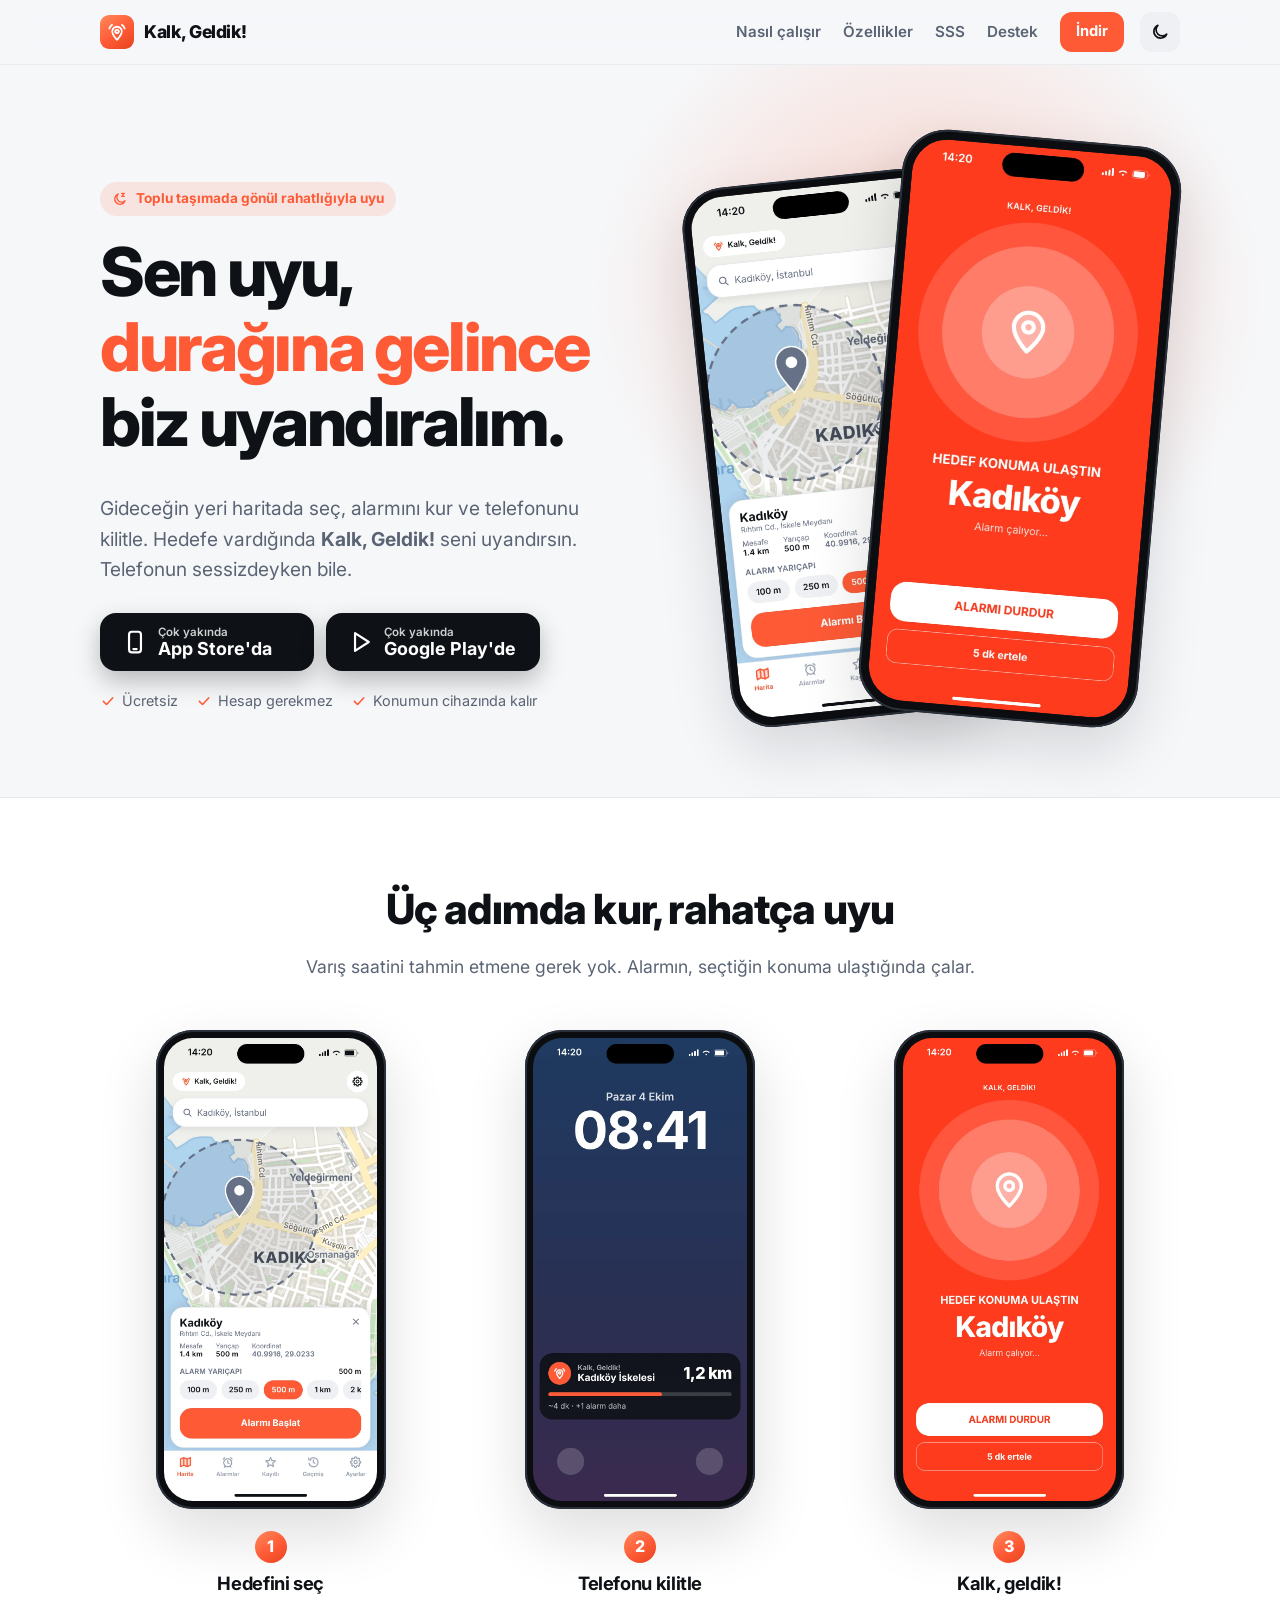
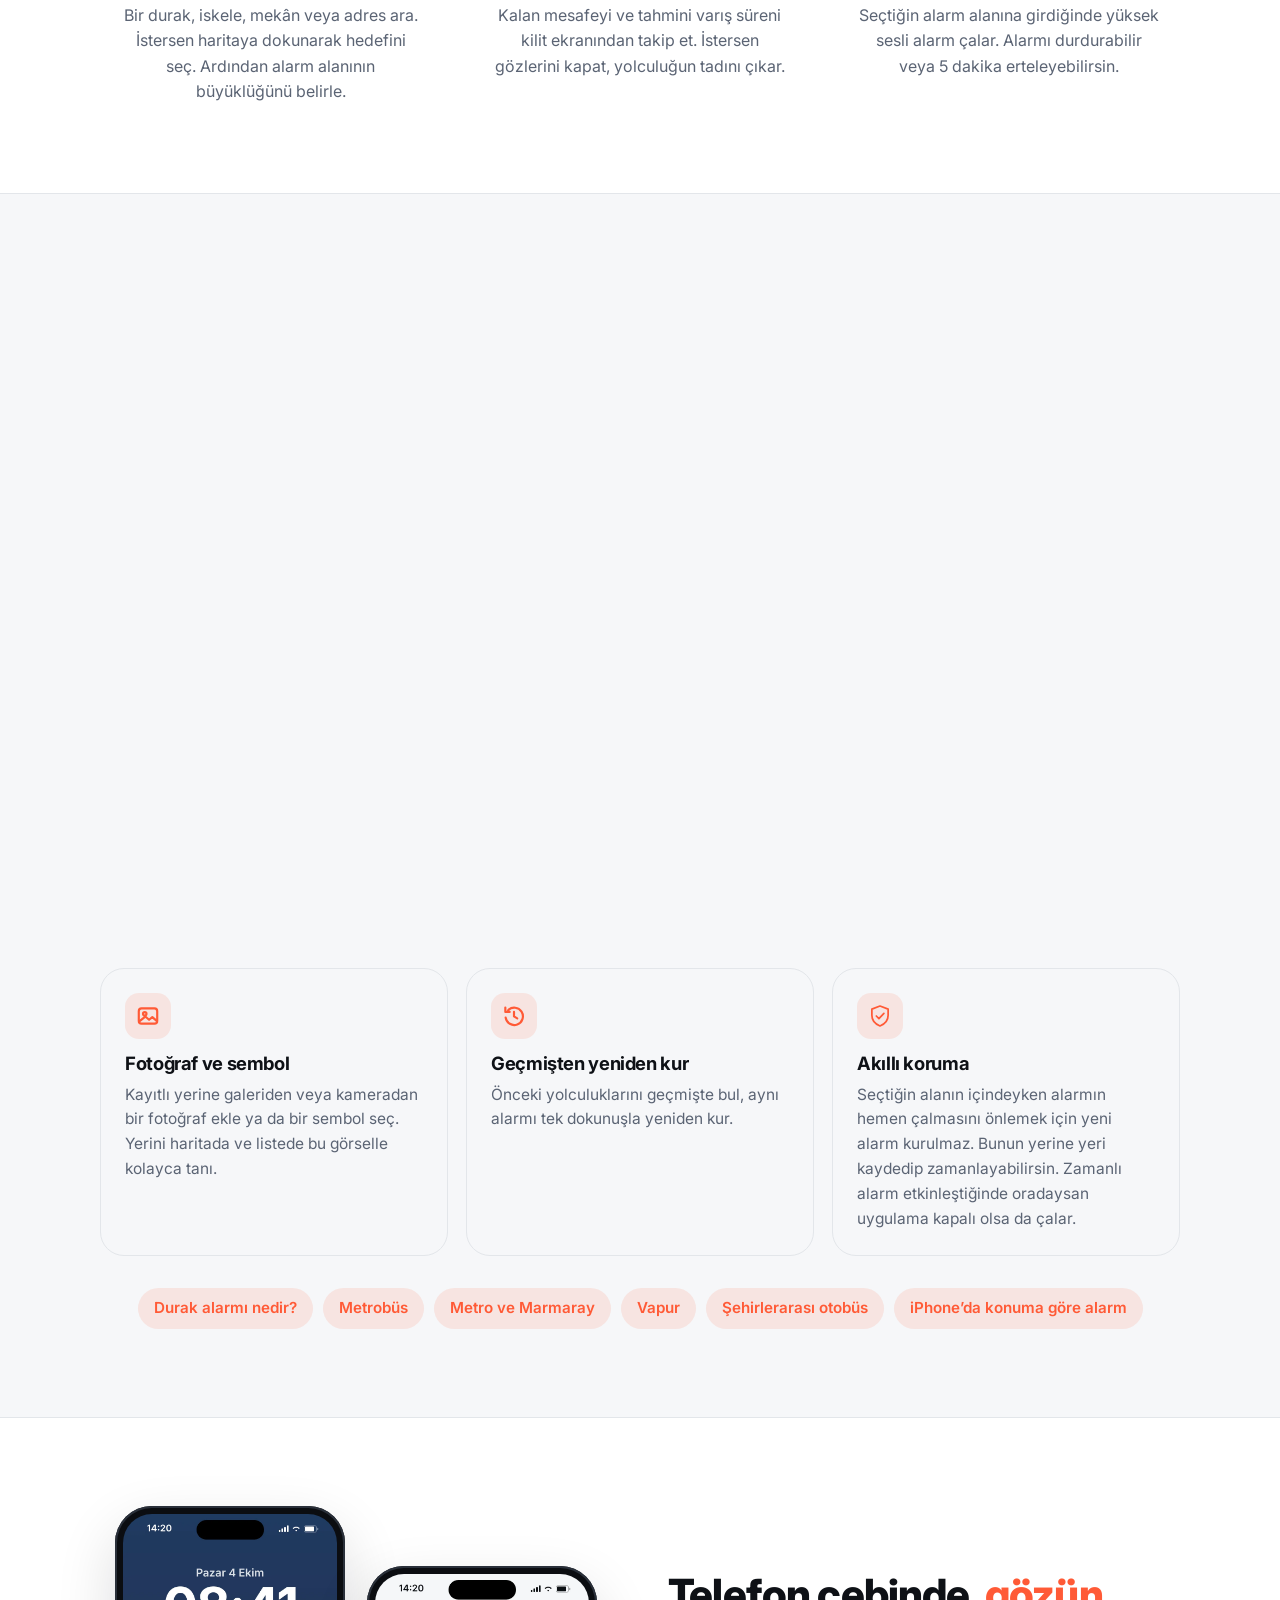
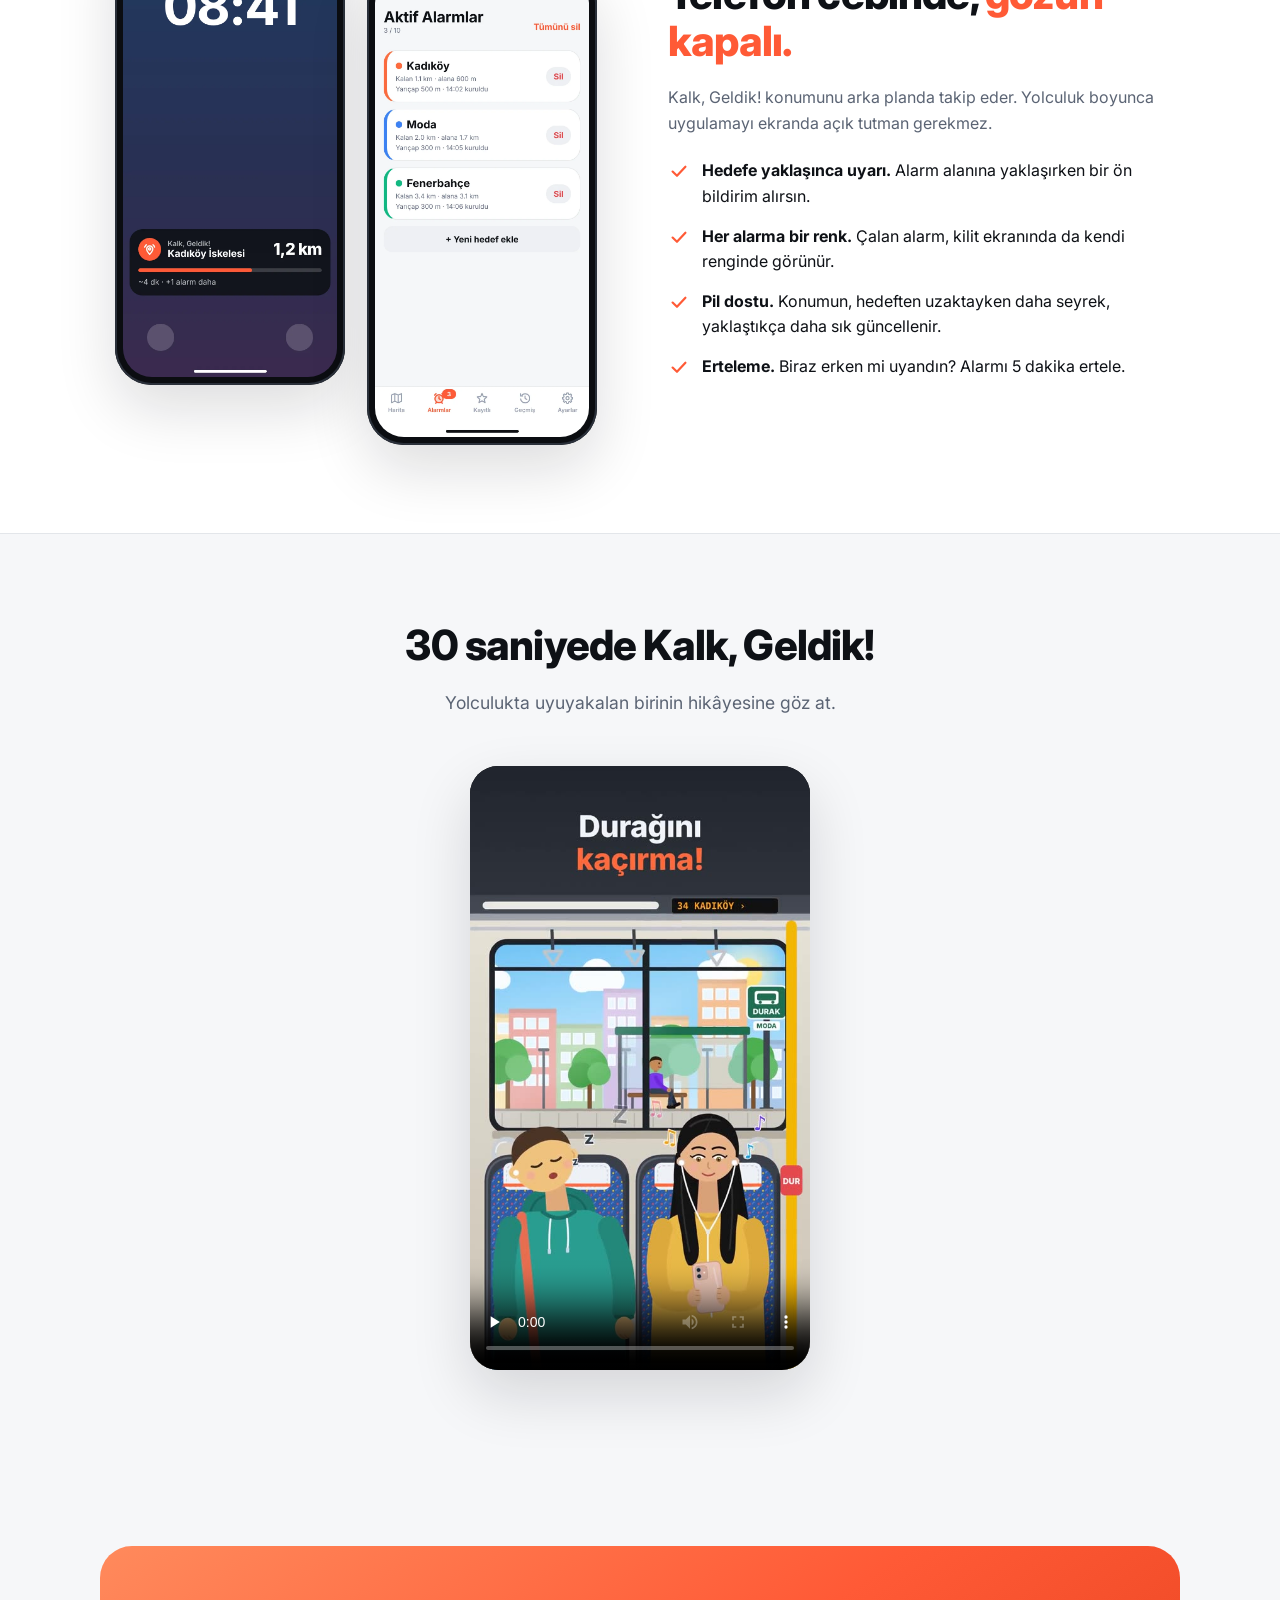
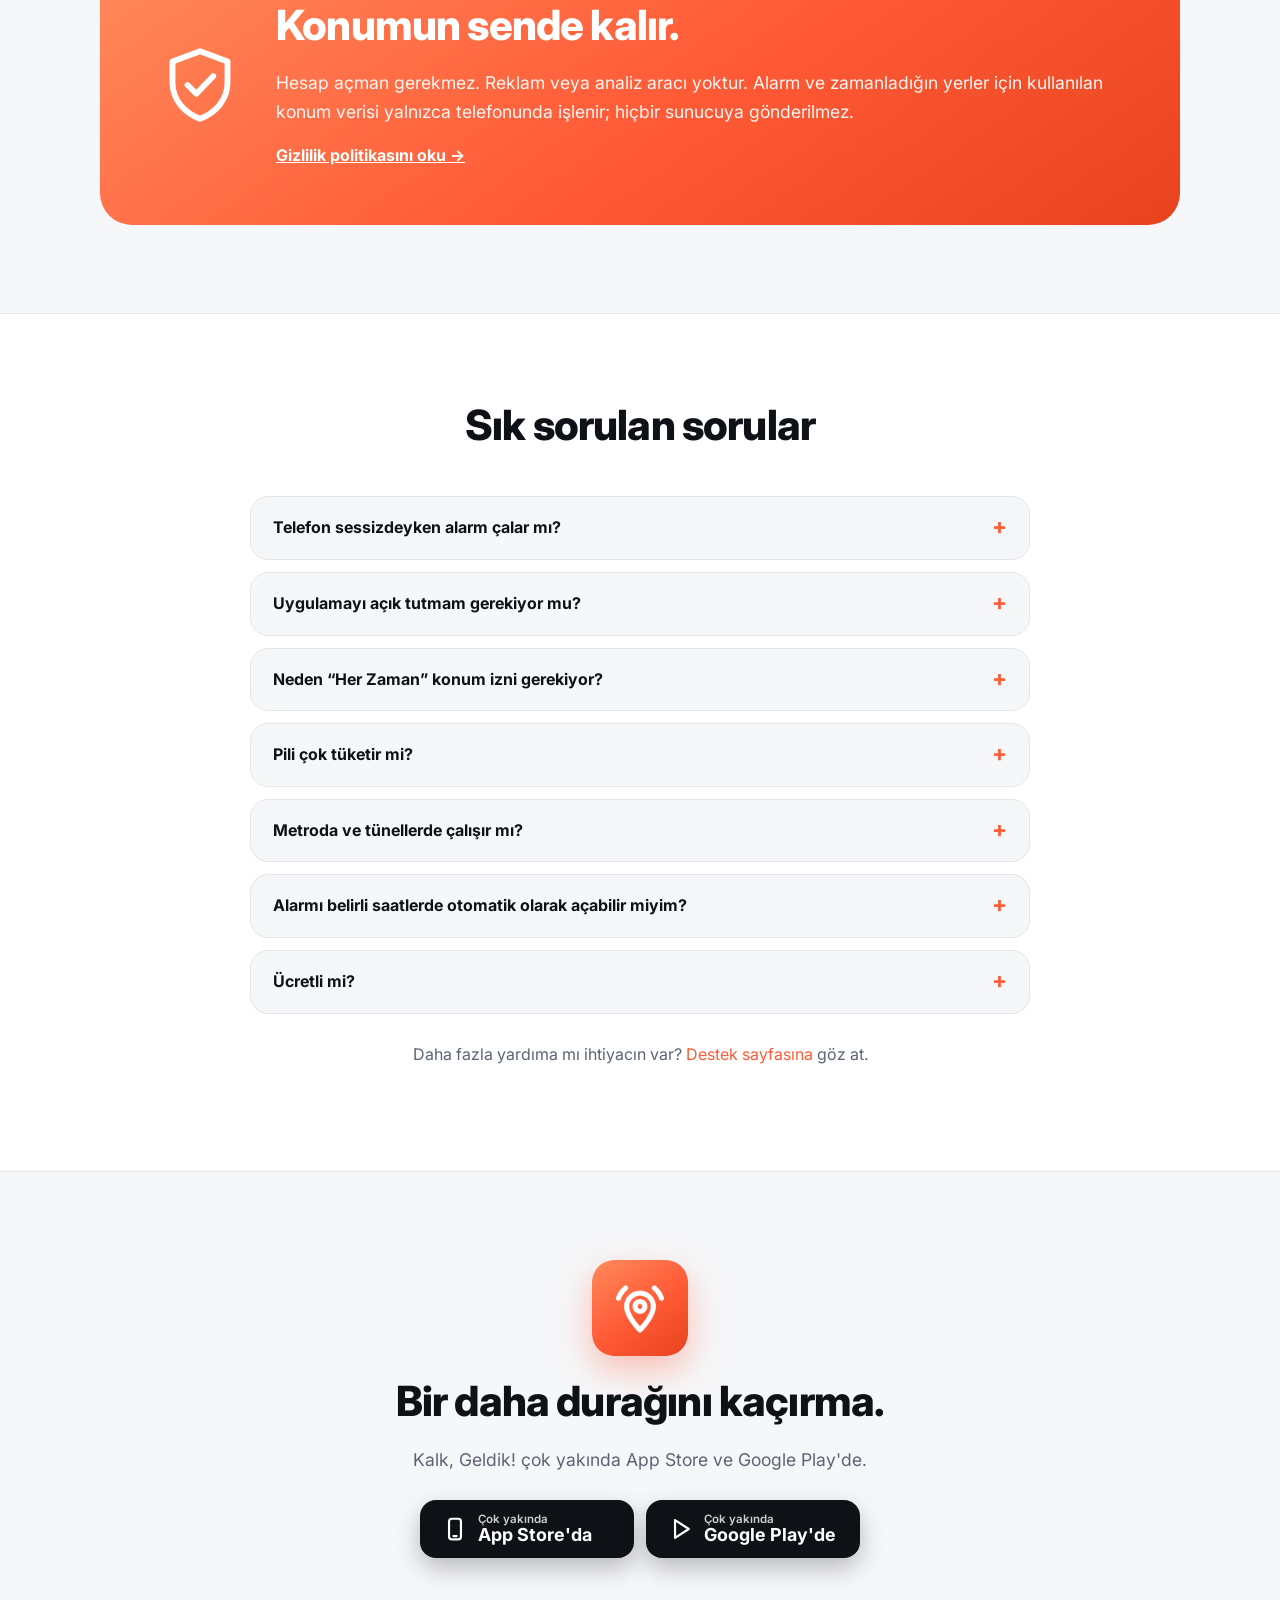
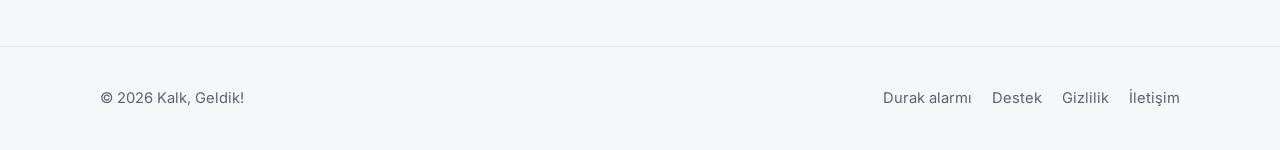
<file: index.html>
<!doctype html>
<html lang="tr">
<head>
<meta charset="utf-8">
<meta name="viewport" content="width=device-width, initial-scale=1">
<title>Kalk, Geldik! — Konumuna göre çalan durak alarmı</title>
<meta name="description" content="Kalk, Geldik! ile durağını kaçırma. Konumuna göre çalan alarm, telefonun sessizde ve kilitliyken bile seni uyandırır. Ücretsizdir, hesap gerektirmez.">
<link rel="canonical" href="https://kalkgeldik.com/">
<meta name="theme-color" content="#FF5A36">
<link rel="icon" type="image/png" sizes="32x32" href="assets/img/favicon-32.png">
<link rel="icon" type="image/png" sizes="64x64" href="assets/img/favicon-64.png">
<link rel="apple-touch-icon" href="assets/img/apple-touch-icon.png">
<meta property="og:type" content="website">
<meta property="og:title" content="Kalk, Geldik! — Durağına gelince uyandıran alarm">
<meta property="og:url" content="https://kalkgeldik.com/">
<meta property="og:site_name" content="Kalk, Geldik!">
<meta property="og:description" content="Sen uyu, durağına gelince biz uyandıralım. Telefonun sessizde ve kilitliyken bile çalan durak alarmı.">
<meta property="og:image" content="https://kalkgeldik.com/assets/img/og.png">
<meta property="og:image:width" content="1200">
<meta property="og:image:height" content="630">
<meta property="og:image:alt" content="Kalk, Geldik! — Sen uyu, durağına gelince biz uyandıralım.">
<meta name="twitter:image" content="https://kalkgeldik.com/assets/img/og.png">
<meta property="og:locale" content="tr_TR">
<meta name="twitter:card" content="summary_large_image">
<link rel="preconnect" href="https://fonts.googleapis.com">
<link rel="preconnect" href="https://fonts.gstatic.com" crossorigin>
<link href="https://fonts.googleapis.com/css2?family=Inter:wght@400;600;700;800&display=swap" rel="stylesheet">
<script>try{var t=localStorage.getItem('kg-theme');if(t==='light'||t==='dark')document.documentElement.setAttribute('data-theme',t)}catch(e){}</script>
<link rel="stylesheet" href="assets/css/style.css">
<script type="application/ld+json">
{
 "@context": "https://schema.org",
 "@type": "MobileApplication",
 "name": "Kalk, Geldik!",
 "alternateName": [
  "Kalk Geldik",
  "KalkGeldik"
 ],
 "description": "Konumuna göre çalan durak alarmı. Otobüste, metroda veya vapurda uyuyakalsan da hedefine vardığında seni uyandırır. Telefonun sessizde ve kilitliyken bile çalar.",
 "operatingSystem": "iOS 26.1+",
 "featureList": [
  "Konuma göre durak alarmı",
  "Sessiz modda ve kilit ekranında sistem alarmı",
  "Canlı Etkinlik ve Dynamic Island",
  "Birden fazla alarm",
  "Kayıtlı yerler: ad, renk, yarıçap, fotoğraf ve sembol",
  "Zamanlı alarmlar (ör. hafta içi 08:00–10:00)",
  "Geçmişten yeniden kur"
 ],
 "applicationCategory": "TravelApplication",
 "inLanguage": "tr",
 "offers": {
  "@type": "Offer",
  "price": "0",
  "priceCurrency": "TRY"
 },
 "url": "https://kalkgeldik.com/",
 "image": "https://kalkgeldik.com/assets/img/icon-512.png",
 "screenshot": "https://kalkgeldik.com/assets/img/screens/harita.webp",
 "author": {
  "@type": "Organization",
  "name": "Kalk, Geldik!",
  "url": "https://kalkgeldik.com/",
  "email": "info@kalkgeldik.com"
 }
}
</script>
<script type="application/ld+json">
{
 "@context": "https://schema.org",
 "@type": "WebSite",
 "name": "Kalk, Geldik!",
 "alternateName": "Kalk Geldik",
 "url": "https://kalkgeldik.com/",
 "inLanguage": "tr"
}
</script>
<script type="application/ld+json">
{
 "@context": "https://schema.org",
 "@type": "FAQPage",
 "mainEntity": [
  {
   "@type": "Question",
   "name": "Telefon sessizdeyken alarm çalar mı?",
   "acceptedAnswer": {
    "@type": "Answer",
    "text": "Evet. Alarm, iPhone’un Saat uygulamasındaki alarmlar gibi bir sistem alarmı olarak çalar. Sessiz mod ve Odak modları alarmı engellemez. Uygulama, iOS 26.1 ve sonraki sürümleri destekler."
   }
  },
  {
   "@type": "Question",
   "name": "Uygulamayı açık tutmam gerekiyor mu?",
   "acceptedAnswer": {
    "@type": "Answer",
    "text": "Hayır. Alarmı kurduktan sonra telefonunu kilitleyebilirsin. Uygulama kapalı olsa bile hedef alanına girdiğinde iOS uygulamayı uyandırır ve alarm çalar. Kalan mesafeyi kilit ekranında canlı olarak görmek için uygulamayı arka planda açık bırakman yeterlidir."
   }
  },
  {
   "@type": "Question",
   "name": "Neden “Her Zaman” konum izni gerekiyor?",
   "acceptedAnswer": {
    "@type": "Answer",
    "text": "Bu izin, ekran kilitliyken veya uygulama arka planda ya da kapalıyken hedefe vardığını anlayabilmek için gereklidir. Alarm için konumun yalnızca etkin bir alarm veya zamanladığın kayıtlı yerler kapsamında kullanılır ve cihazında işlenir."
   }
  },
  {
   "@type": "Question",
   "name": "Pili çok tüketir mi?",
   "acceptedAnswer": {
    "@type": "Answer",
    "text": "Hedefe uzakken konumun daha seyrek, yaklaştıkça daha sık güncellenir. Alarm sona erdiğinde konum takibi durur. Uzun yolculuklardan önce telefonunu şarj etmeni öneririz."
   }
  },
  {
   "@type": "Question",
   "name": "Metroda ve tünellerde çalışır mı?",
   "acceptedAnswer": {
    "@type": "Answer",
    "text": "Konumun GPS, Wi-Fi ağları ve baz istasyonları yardımıyla belirlenir. Tünellerde konum güncellemeleri gecikebilir. Bu nedenle metroda daha geniş bir alarm alanı seçmeni öneririz; örneğin 1 km."
   }
  },
  {
   "@type": "Question",
   "name": "Alarmı belirli saatlerde otomatik olarak açabilir miyim?",
   "acceptedAnswer": {
    "@type": "Answer",
    "text": "Evet. Kayıtlı bir yer için alarm kurarken veya kaydı düzenlerken “Zamanla” seçeneğini aç. Günleri (örneğin hafta içi) ve başlangıç ile bitiş saatlerini belirle. Alarm, seçtiğin zaman aralığında otomatik olarak etkinleşir ve bunu bir bildirimle haber verir. Bitiş saatinde kapanır. Etkinleştiğinde zaten alarm alanındaysan hemen çalar."
   }
  },
  {
   "@type": "Question",
   "name": "Ücretli mi?",
   "acceptedAnswer": {
    "@type": "Answer",
    "text": "Hayır, Kalk, Geldik! ücretsizdir. Hesap açman da gerekmez."
   }
  }
 ]
}
</script>
</head>
<body>
<a class="skip" href="#ana">İçeriğe geç</a>

<!-- Ortak ikonlar (uygulamadakiyle aynı çizimler) -->
<svg width="0" height="0" style="position:absolute" aria-hidden="true">
  <defs>
    <symbol id="i-logo" viewBox="0 0 24 24" fill="none" stroke="currentColor" stroke-width="2" stroke-linecap="round" stroke-linejoin="round"><path d="M12 20.6 C12 20.6 6.8 15.4 6.8 11.4 A5.2 5.2 0 0 1 17.2 11.4 C17.2 15.4 12 20.6 12 20.6 Z"/><circle cx="12" cy="11.4" r="1.9"/><path d="M3.6 8.2 A9.5 9.5 0 0 1 6.4 4.2"/><path d="M20.4 8.2 A9.5 9.5 0 0 0 17.6 4.2"/></symbol>
    <symbol id="i-pin" viewBox="0 0 24 24" fill="none" stroke="currentColor" stroke-width="2" stroke-linecap="round" stroke-linejoin="round"><path d="M12 21.2 C12 21.2 5 14.6 5 9.6 A7 7 0 0 1 19 9.6 C19 14.6 12 21.2 12 21.2 Z"/><circle cx="12" cy="9.6" r="2.5"/></symbol>
    <symbol id="i-lock" viewBox="0 0 24 24" fill="none" stroke="currentColor" stroke-width="2" stroke-linecap="round" stroke-linejoin="round"><rect x="5" y="10.4" width="14" height="10.2" rx="2.6"/><path d="M8.2 10.4 V7.6 A3.8 3.8 0 0 1 15.8 7.6 V10.4"/><path d="M12 14.4 V16.6"/></symbol>
    <symbol id="i-bell" viewBox="0 0 24 24" fill="none" stroke="currentColor" stroke-width="2" stroke-linecap="round" stroke-linejoin="round"><path d="M6.2 16.8 V11.2 A5.8 5.8 0 0 1 17.8 11.2 V16.8 L19.4 18.4 H4.6 Z"/><path d="M10 21 A2.1 2.1 0 0 0 14 21"/><path d="M12 3.4 V5.4"/></symbol>
    <symbol id="i-alarm" viewBox="0 0 24 24" fill="none" stroke="currentColor" stroke-width="2" stroke-linecap="round" stroke-linejoin="round"><circle cx="12" cy="13" r="7"/><path d="M12 9.5 V13 L14.5 14.6"/><path d="M4.2 6.6 L6.8 4"/><path d="M19.8 6.6 L17.2 4"/><path d="M7.6 19.2 L6.2 21"/><path d="M16.4 19.2 L17.8 21"/></symbol>
    <symbol id="i-star" viewBox="0 0 24 24" fill="none" stroke="currentColor" stroke-width="2" stroke-linecap="round" stroke-linejoin="round"><path d="M12 3.6 L14.41 9.28 L20.56 9.82 L15.9 13.87 L17.29 19.88 L12 16.7 L6.71 19.88 L8.1 13.87 L3.44 9.82 L9.59 9.28 Z"/></symbol>
    <symbol id="i-calendar" viewBox="0 0 24 24" fill="none" stroke="currentColor" stroke-width="2" stroke-linecap="round" stroke-linejoin="round"><rect x="3.5" y="5" width="17" height="15.5" rx="2.6"/><path d="M3.5 10 H20.5"/><path d="M8 3 V6.5 M16 3 V6.5"/><path d="M12 13 V15.6 L13.8 16.8"/></symbol>
    <symbol id="i-image" viewBox="0 0 24 24" fill="none" stroke="currentColor" stroke-width="2" stroke-linecap="round" stroke-linejoin="round"><rect x="3.5" y="5" width="17" height="14" rx="2.5"/><circle cx="9" cy="10" r="1.6"/><path d="M4 17 L9.5 12.5 L13 15.5 L16 13 L20 16.5"/></symbol>
    <symbol id="i-history" viewBox="0 0 24 24" fill="none" stroke="currentColor" stroke-width="2" stroke-linecap="round" stroke-linejoin="round"><path d="M4.3 13.5 A8 8 0 1 0 6.6 6.6"/><path d="M4 4.2 V8.2 H8"/><path d="M12 8.2 V12.4 L15 14.2"/></symbol>
    <symbol id="i-sleep" viewBox="0 0 24 24" fill="none" stroke="currentColor" stroke-width="2" stroke-linecap="round" stroke-linejoin="round"><path d="M19.6 14.6 A8 8 0 1 1 9.4 4.4 A6.4 6.4 0 0 0 19.6 14.6 Z"/><path d="M14.6 3.6 H18.4 L14.6 8 H18.4"/></symbol>
    <symbol id="i-bus" viewBox="0 0 24 24" fill="none" stroke="currentColor" stroke-width="2" stroke-linecap="round" stroke-linejoin="round"><rect x="4.5" y="3.5" width="15" height="14.5" rx="3"/><path d="M4.5 11 H19.5"/><path d="M7.5 18 V20.5 M16.5 18 V20.5"/><circle cx="8.2" cy="14.6" r=".9" fill="currentColor"/><circle cx="15.8" cy="14.6" r=".9" fill="currentColor"/></symbol>
    <symbol id="i-check" viewBox="0 0 24 24" fill="none" stroke="currentColor" stroke-width="2.4" stroke-linecap="round" stroke-linejoin="round"><path d="M5 12.6 L9.8 17.2 L19 7.4"/></symbol>
    <symbol id="i-shield" viewBox="0 0 24 24" fill="none" stroke="currentColor" stroke-width="1.6" stroke-linecap="round" stroke-linejoin="round"><path d="M12 2.8 L19.5 5.6 V11.4 C19.5 16 16.3 19.6 12 21.2 C7.7 19.6 4.5 16 4.5 11.4 V5.6 Z"/><path d="M8.6 12 L11 14.4 L15.6 9.6"/></symbol>
    <symbol id="i-phone" viewBox="0 0 24 24" fill="none" stroke="currentColor" stroke-width="2" stroke-linecap="round" stroke-linejoin="round"><rect x="6.5" y="2.5" width="11" height="19" rx="2.6"/><path d="M10.5 18.5 H13.5"/></symbol>
    <symbol id="i-play" viewBox="0 0 24 24" fill="none" stroke="currentColor" stroke-width="2" stroke-linecap="round" stroke-linejoin="round"><path d="M6.5 3.8 L19.2 12 L6.5 20.2 Z"/></symbol>
  </defs>
</svg>

<header class="site-header">
  <div class="wrap">
    <a class="brand" href="./"><img src="assets/img/icon-256.png" alt="" width="34" height="34">Kalk, Geldik!</a>
    <button class="menu-btn" aria-label="Menü" aria-expanded="false" aria-controls="nav">
      <svg width="26" height="26" viewBox="0 0 24 24" fill="none" stroke="currentColor" stroke-width="2" stroke-linecap="round"><path d="M4 7h16M4 12h16M4 17h16"/></svg>
    </button>
    <nav class="nav" id="nav">
      <a href="#nasil">Nasıl çalışır</a>
      <a href="#ozellikler">Özellikler</a>
      <a href="#sss">SSS</a>
      <a href="destek.html">Destek</a>
      <a class="btn small" href="#indir">İndir</a>
    </nav>
    <button class="theme-btn" type="button" aria-label="Açık / koyu tema" title="Açık / koyu tema"></button>
  </div>
</header>

<main id="ana">
  <!-- HERO -->
  <section class="hero">
    <div class="wrap">
      <div>
        <span class="eyebrow"><svg width="16" height="16"><use href="#i-sleep"/></svg>Toplu taşımada gönül rahatlığıyla uyu</span>
        <h1>Sen uyu,<br><span class="accent">durağına gelince</span><br>biz uyandıralım.</h1>
        <p class="lead">Gideceğin yeri haritada seç, alarmını kur ve telefonunu kilitle. Hedefe vardığında <strong>Kalk, Geldik!</strong> seni uyandırsın. Telefonun sessizdeyken bile.</p>
        <div class="cta-row">
          <a class="btn store-btn dark" href="#indir">
            <svg><use href="#i-phone"/></svg>
            <span class="lines"><small>Çok yakında</small><span>App Store'da</span></span>
          </a>
          <a class="btn store-btn dark" href="#indir" aria-disabled="true">
            <svg><use href="#i-play"/></svg>
            <span class="lines"><small>Çok yakında</small><span>Google Play'de</span></span>
          </a>
        </div>
        <div class="note">
          <span><svg><use href="#i-check"/></svg>Ücretsiz</span>
          <span><svg><use href="#i-check"/></svg>Hesap gerekmez</span>
          <span><svg><use href="#i-check"/></svg>Konumun cihazında kalır</span>
        </div>
      </div>
      <div class="hero-phones" aria-hidden="true">
        <div class="phone p1"><img src="assets/img/screens/harita.webp" alt="" loading="eager"></div>
        <div class="phone p2"><img src="assets/img/screens/alarm.webp" alt="" loading="eager"></div>
      </div>
    </div>
  </section>

  <!-- NASIL ÇALIŞIR -->
  <section id="nasil" class="alt">
    <div class="wrap">
      <div class="section-head reveal">
        <h2>Üç adımda kur, rahatça uyu</h2>
        <p>Varış saatini tahmin etmene gerek yok. Alarmın, seçtiğin konuma ulaştığında çalar.</p>
      </div>
      <div class="steps">
        <div class="step reveal">
          <div class="phone"><img src="assets/img/screens/harita.webp" alt="Haritada Kadıköy hedefi ve 500 metrelik alarm alanı seçimi" loading="lazy"></div>
          <span class="num">1</span>
          <h3>Hedefini seç</h3>
          <p>Bir durak, iskele, mekân veya adres ara. İstersen haritaya dokunarak hedefini seç. Ardından alarm alanının büyüklüğünü belirle.</p>
        </div>
        <div class="step reveal">
          <div class="phone"><img src="assets/img/screens/kilit-ekrani.webp" alt="Kilit ekranında kalan mesafeyi gösteren canlı kart" loading="lazy"></div>
          <span class="num">2</span>
          <h3>Telefonu kilitle</h3>
          <p>Kalan mesafeyi ve tahmini varış süreni kilit ekranından takip et. İstersen gözlerini kapat, yolculuğun tadını çıkar.</p>
        </div>
        <div class="step reveal">
          <div class="phone"><img src="assets/img/screens/alarm.webp" alt="Hedefe ulaşıldığında çalan alarm ekranı" loading="lazy"></div>
          <span class="num">3</span>
          <h3>Kalk, geldik!</h3>
          <p>Seçtiğin alarm alanına girdiğinde yüksek sesli alarm çalar. Alarmı durdurabilir veya 5 dakika erteleyebilirsin.</p>
        </div>
      </div>
    </div>
  </section>

  <!-- ÖZELLİKLER -->
  <section id="ozellikler">
    <div class="wrap">
      <div class="section-head reveal">
        <h2>Durağını kaçırmaman için her şey</h2>
        <p>Otobüste, metroda, metrobüste, vapurda veya trende; yolculuğun boyunca yanında.</p>
      </div>
      <div class="features">
        <div class="feature reveal"><div class="ic"><svg><use href="#i-bell"/></svg></div><h3>Sessiz modda da çalar</h3><p>Sistem alarmı sayesinde telefonun sessizdeyken, Odak veya Uyku modu açıkken de çalar.</p></div>
        <div class="feature reveal"><div class="ic"><svg><use href="#i-lock"/></svg></div><h3>Mesafen gözünün önünde</h3><p>Kalan mesafeni, yolculuğunun ilerleyişini ve tahmini varış süreni Canlı Etkinlik ve Dynamic Island'dan takip et.</p></div>
        <div class="feature reveal"><div class="ic"><svg><use href="#i-pin"/></svg></div><h3>Hedefini kolayca bul</h3><p>Apple Haritalar ile durak, mekân veya adres ara. Sonuçlar sana en yakın yerlerden başlayarak sıralanır.</p></div>
        <div class="feature reveal"><div class="ic"><svg><use href="#i-alarm"/></svg></div><h3>Birden fazla alarm</h3><p>Birden fazla hedef için aynı anda alarm kur. Her alarm, haritada ve kilit ekranında kendi rengiyle ayrı ayrı görünür.</p></div>
        <div class="feature reveal"><div class="ic"><svg><use href="#i-star"/></svg></div><h3>Kayıtlı yerler</h3><p>Ev, iş, okul veya dilediğin başka bir yer. Sık gittiğin yerleri kaydet, tek dokunuşla alarm kur. Adını, rengini ve alarm alanının yarıçapını istediğin zaman değiştir.</p></div>
        <div class="feature reveal"><div class="ic"><svg><use href="#i-calendar"/></svg></div><h3>Zamanlı alarmlar</h3><p>“Hafta içi 08:00–10:00” gibi bir zaman aralığı seç. Kayıtlı alarmın bu saatlerde otomatik olarak etkinleşir, süre dolunca kapanır. Hedefe vardığında uygulama kapalı olsa da çalar.</p></div>
        <div class="feature reveal"><div class="ic"><svg><use href="#i-image"/></svg></div><h3>Fotoğraf ve sembol</h3><p>Kayıtlı yerine galeriden veya kameradan bir fotoğraf ekle ya da bir sembol seç. Yerini haritada ve listede bu görselle kolayca tanı.</p></div>
        <div class="feature reveal"><div class="ic"><svg><use href="#i-history"/></svg></div><h3>Geçmişten yeniden kur</h3><p>Önceki yolculuklarını geçmişte bul, aynı alarmı tek dokunuşla yeniden kur.</p></div>
        <div class="feature reveal"><div class="ic"><svg><use href="#i-shield"/></svg></div><h3>Akıllı koruma</h3><p>Seçtiğin alanın içindeyken alarmın hemen çalmasını önlemek için yeni alarm kurulmaz. Bunun yerine yeri kaydedip zamanlayabilirsin. Zamanlı alarm etkinleştiğinde oradaysan uygulama kapalı olsa da çalar.</p></div>
      </div>
      <nav class="uses reveal" aria-label="Kullanım rehberleri">
        <a href="durak-alarmi.html">Durak alarmı nedir?</a>
        <a href="metrobus-durak-alarmi.html">Metrobüs</a>
        <a href="metro-marmaray-durak-alarmi.html">Metro ve Marmaray</a>
        <a href="vapur-iskele-alarmi.html">Vapur</a>
        <a href="sehirlerarasi-otobus-varis-alarmi.html">Şehirlerarası otobüs</a>
        <a href="iphone-konuma-gore-alarm.html">iPhone’da konuma göre alarm</a>
      </nav>
    </div>
  </section>

  <!-- KİLİT EKRANI -->
  <section class="alt">
    <div class="wrap split">
      <div class="phones reveal" aria-hidden="true">
        <div class="phone"><img src="assets/img/screens/kilit-ekrani.webp" alt="" loading="lazy"></div>
        <div class="phone"><img src="assets/img/screens/alarmlar.webp" alt="" loading="lazy"></div>
      </div>
      <div class="text reveal">
        <h2>Telefon cebinde, <span class="accent">gözün kapalı.</span></h2>
        <p class="muted">Kalk, Geldik! konumunu arka planda takip eder. Yolculuk boyunca uygulamayı ekranda açık tutman gerekmez.</p>
        <ul class="checks">
          <li><svg><use href="#i-check"/></svg><span><strong>Hedefe yaklaşınca uyarı.</strong> Alarm alanına yaklaşırken bir ön bildirim alırsın.</span></li>
          <li><svg><use href="#i-check"/></svg><span><strong>Her alarma bir renk.</strong> Çalan alarm, kilit ekranında da kendi renginde görünür.</span></li>
          <li><svg><use href="#i-check"/></svg><span><strong>Pil dostu.</strong> Konumun, hedeften uzaktayken daha seyrek, yaklaştıkça daha sık güncellenir.</span></li>
          <li><svg><use href="#i-check"/></svg><span><strong>Erteleme.</strong> Biraz erken mi uyandın? Alarmı 5 dakika ertele.</span></li>
        </ul>
      </div>
    </div>
  </section>

  <!-- VİDEO -->
  <section id="video">
    <div class="wrap">
      <div class="section-head reveal">
        <h2>30 saniyede Kalk, Geldik!</h2>
        <p>Yolculukta uyuyakalan birinin hikâyesine göz at.</p>
      </div>
      <div class="video-box reveal">
        <video controls playsinline preload="none" poster="assets/video/tanitim-poster.jpg">
          <source src="assets/video/tanitim.mp4" type="video/mp4">
          Tarayıcın bu videoyu oynatmayı desteklemiyor.
        </video>
      </div>
    </div>
  </section>

  <!-- GİZLİLİK -->
  <section>
    <div class="wrap">
      <div class="privacy-band reveal">
        <svg aria-hidden="true"><use href="#i-shield"/></svg>
        <div>
          <h2>Konumun sende kalır.</h2>
          <p>Hesap açman gerekmez. Reklam veya analiz aracı yoktur. Alarm ve zamanladığın yerler için kullanılan konum verisi yalnızca telefonunda işlenir; hiçbir sunucuya gönderilmez.</p>
          <a href="gizlilik.html">Gizlilik politikasını oku →</a>
        </div>
      </div>
    </div>
  </section>

  <!-- SSS -->
  <section id="sss" class="alt">
    <div class="wrap">
      <div class="section-head reveal">
        <h2>Sık sorulan sorular</h2>
      </div>
      <div class="faq reveal">
        <details>
          <summary>Telefon sessizdeyken alarm çalar mı?</summary>
          <div><p>Evet. Alarm, iPhone’un Saat uygulamasındaki alarmlar gibi bir sistem alarmı olarak çalar. Sessiz mod ve Odak modları alarmı engellemez. Uygulama, iOS 26.1 ve sonraki sürümleri destekler.</p></div>
        </details>
        <details>
          <summary>Uygulamayı açık tutmam gerekiyor mu?</summary>
          <div><p>Hayır. Alarmı kurduktan sonra telefonunu kilitleyebilirsin. Uygulama kapalı olsa bile hedef alanına girdiğinde iOS uygulamayı uyandırır ve alarm çalar. Kalan mesafeyi kilit ekranında canlı olarak görmek için uygulamayı arka planda açık bırakman yeterlidir.</p></div>
        </details>
        <details>
          <summary>Neden “Her Zaman” konum izni gerekiyor?</summary>
          <div><p>Bu izin, ekran kilitliyken veya uygulama arka planda ya da kapalıyken hedefe vardığını anlayabilmek için gereklidir. Alarm için konumun yalnızca etkin bir alarm veya zamanladığın kayıtlı yerler kapsamında kullanılır ve cihazında işlenir.</p></div>
        </details>
        <details>
          <summary>Pili çok tüketir mi?</summary>
          <div><p>Hedefe uzakken konumun daha seyrek, yaklaştıkça daha sık güncellenir. Alarm sona erdiğinde konum takibi durur. Uzun yolculuklardan önce telefonunu şarj etmeni öneririz.</p></div>
        </details>
        <details>
          <summary>Metroda ve tünellerde çalışır mı?</summary>
          <div><p>Konumun GPS, Wi-Fi ağları ve baz istasyonları yardımıyla belirlenir. Tünellerde konum güncellemeleri gecikebilir. Bu nedenle metroda daha geniş bir alarm alanı seçmeni öneririz; örneğin 1 km.</p></div>
        </details>
        <details>
          <summary>Alarmı belirli saatlerde otomatik olarak açabilir miyim?</summary>
          <div><p>Evet. Kayıtlı bir yer için alarm kurarken veya kaydı düzenlerken “Zamanla” seçeneğini aç. Günleri (örneğin hafta içi) ve başlangıç ile bitiş saatlerini belirle. Alarm, seçtiğin zaman aralığında otomatik olarak etkinleşir ve bunu bir bildirimle haber verir. Bitiş saatinde kapanır. Etkinleştiğinde zaten alarm alanındaysan hemen çalar.</p></div>
        </details>
        <details>
          <summary>Ücretli mi?</summary>
          <div><p>Hayır, Kalk, Geldik! ücretsizdir. Hesap açman da gerekmez.</p></div>
        </details>
      </div>
      <p class="muted" style="text-align:center;margin-top:28px">Daha fazla yardıma mı ihtiyacın var? <a href="destek.html">Destek sayfasına</a> göz at.</p>
    </div>
  </section>

  <!-- İNDİR -->
  <section id="indir" class="final-cta">
    <div class="wrap reveal">
      <img src="assets/img/icon-256.png" alt="Kalk, Geldik! uygulama simgesi" width="96" height="96">
      <h2>Bir daha durağını kaçırma.</h2>
      <p class="muted" style="font-size:1.1rem;margin-bottom:26px">Kalk, Geldik! çok yakında App Store ve Google Play'de.</p>
      <div class="cta-row" style="justify-content:center">
      <a class="btn store-btn dark" href="#indir" aria-disabled="true">
          <svg><use href="#i-phone"/></svg>
          <span class="lines"><small>Çok yakında</small><span>App Store'da</span></span>
        </a>
        <a class="btn store-btn dark" href="#indir" aria-disabled="true">
          <svg><use href="#i-play"/></svg>
          <span class="lines"><small>Çok yakında</small><span>Google Play'de</span></span>
        </a>
      </div>
    </div>
  </section>
</main>

<footer class="site-footer">
  <div class="wrap">
    <span>© <span data-year>2026</span> Kalk, Geldik!</span>
    <nav>
      <a href="durak-alarmi.html">Durak alarmı</a>
      <a href="destek.html">Destek</a>
      <a href="gizlilik.html">Gizlilik</a>
      <a href="mailto:info@kalkgeldik.com">İletişim</a>
    </nav>
  </div>
</footer>
<script src="assets/js/main.js" defer></script>
</body>
</html>
</file>
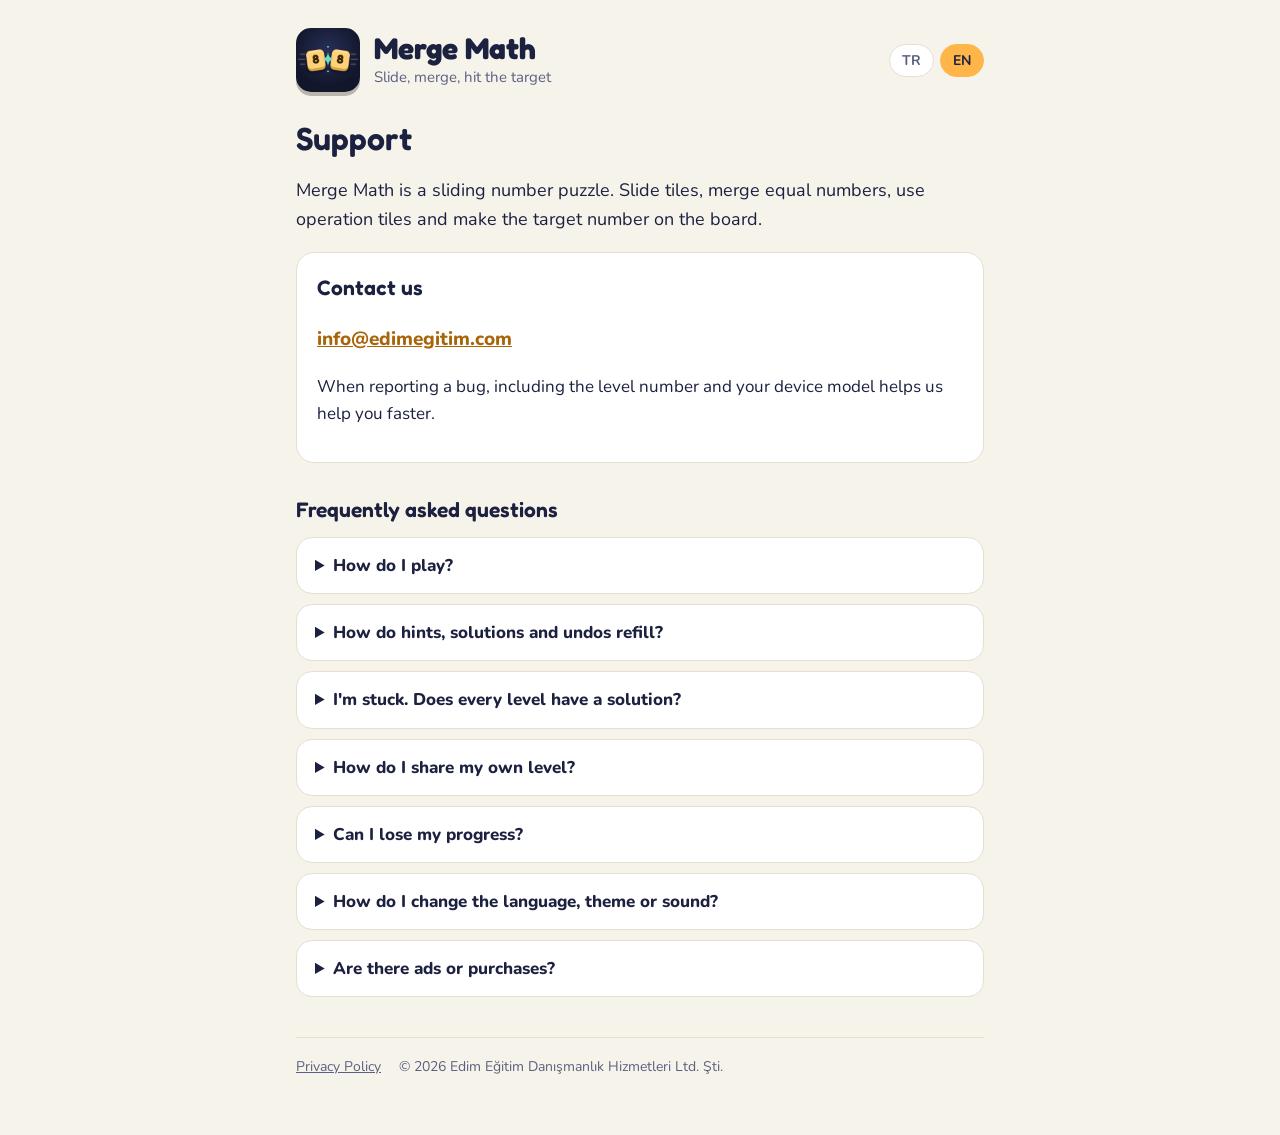
<file: mergemath/index.html>
<!doctype html>
<html lang="en" data-title-tr="Merge Math — Destek" data-title-en="Merge Math — Support">
<head>
<meta charset="utf-8">
<meta name="viewport" content="width=device-width, initial-scale=1">
<meta name="robots" content="noindex">
<title>Merge Math — Support</title>
<meta name="description" content="Merge Math: a sliding number puzzle. Support, FAQ and contact. Kaydırmalı sayı bulmacası: destek, SSS ve iletişim.">
<link rel="icon" href="favicon.png">
<link rel="apple-touch-icon" href="icon.png">
<link rel="preconnect" href="https://fonts.googleapis.com">
<link rel="preconnect" href="https://fonts.gstatic.com" crossorigin>
<link href="https://fonts.googleapis.com/css2?family=Fredoka:wght@600;700&family=Nunito:wght@400;700;800&display=swap" rel="stylesheet">
<link rel="stylesheet" href="style.css">
<script src="lang.js"></script>
</head>
<body>
<div class="wrap">
  <header>
    <img src="icon.png" alt="Merge Math">
    <div>
      <div class="brand">Merge Math</div>
      <div class="tagline" lang="tr">Kaydır, birleştir, hedefe ulaş</div>
      <div class="tagline" lang="en">Slide, merge, hit the target</div>
    </div>
    <div class="langs"><button type="button" data-set="tr">TR</button><button type="button" data-set="en">EN</button></div>
  </header>

  <main>
    <section lang="tr">
      <h1>Destek</h1>
      <p class="lead">Merge Math, sayılarla oynanan bir kaydırma bulmacası. Taşları kaydır, aynı sayıları birleştir, işlem taşlarıyla hesapla ve tahtada hedef sayıyı oluştur.</p>

      <div class="card">
        <h2>Bize ulaş</h2>
        <p class="mail"><a href="mailto:info@edimegitim.com">info@edimegitim.com</a></p>
        <p>Bir hata bildirirken bölüm numarasını ve cihaz modelini yazarsan daha hızlı yardımcı olabiliriz.</p>
      </div>

      <h2>Sık sorulan sorular</h2>
      <details>
        <summary>Nasıl oynanır?</summary>
        <p>Bir taşı kaydırdığında bir engele çarpana kadar ilerler. Aynı iki sayı çarpışınca birleşip toplamlarına dönüşür (8 + 8 = 16). Bir işlem taşının (+ − × ÷) hemen solunda ve sağında birer sayı varsa üçü tek sayıya dönüşür. Tahtada hedef sayıyı oluşturduğunda bölüm biter. İlk 12 bölüm her özel taşı tek tek öğretir.</p>
      </details>
      <details>
        <summary>İpucu, çözüm ve geri alma hakları nasıl yenilenir?</summary>
        <p>Her birinden 5 hakkın var. İlk hakkı kullandıktan 24 saat sonra hepsi yeniden 5'e döner; kalan süre, hakların bittiğinde ekranda yazar. Baştan başlamak her zaman ücretsizdir. Bu süre içinde izlediğin bir çözümü tekrar izlemek hak harcamaz.</p>
      </details>
      <details>
        <summary>Bir bölümde takıldım, çözümü var mı?</summary>
        <p>Her bölümün çözülebildiği doğrulandı. "İpucu" sıradaki doğru hamleyi, "Çözüm" bölümün çözümünü adım adım gösterir. Bölüm artık çözülemez hâle gelirse oyun bunu hemen söyler; geri alabilir ya da baştan başlayabilirsin.</p>
      </details>
      <details>
        <summary>Kendi bölümümü nasıl paylaşırım?</summary>
        <p>Ana ekranda "Bölüm Yarat"a dokun, bölümünü tasarla ve test et. Oyun sana kısa bir kod verir; bu kodu istediğin uygulamadan gönderebilirsin. Arkadaşın kodu "Kod Yükle" ekranına girerek bölümünü oynar.</p>
      </details>
      <details>
        <summary>İlerlemem kaybolur mu?</summary>
        <p>İlerlemen yalnızca cihazında saklanır; hesap ya da bulut eşitlemesi yoktur. Uygulamayı silersen ilerlemen de silinir.</p>
      </details>
      <details>
        <summary>Dili, temayı ya da sesi nasıl değiştiririm?</summary>
        <p>Ana ekranın sol üstündeki dişli simgesine dokunarak Ayarlar'ı aç. Uygulama Türkçe ve İngilizce kullanılabilir.</p>
      </details>
      <details>
        <summary>Reklam ya da satın alma var mı?</summary>
        <p>Hayır. Merge Math ücretsizdir; reklam, hesap ve uygulama içi satın alma yoktur. İnternetsiz oynanır.</p>
      </details>
    </section>

    <section lang="en">
      <h1>Support</h1>
      <p class="lead">Merge Math is a sliding number puzzle. Slide tiles, merge equal numbers, use operation tiles and make the target number on the board.</p>

      <div class="card">
        <h2>Contact us</h2>
        <p class="mail"><a href="mailto:info@edimegitim.com">info@edimegitim.com</a></p>
        <p>When reporting a bug, including the level number and your device model helps us help you faster.</p>
      </div>

      <h2>Frequently asked questions</h2>
      <details>
        <summary>How do I play?</summary>
        <p>A tile you swipe keeps going until it hits something. When two equal numbers collide they merge into their sum (8 + 8 = 16). An operation tile (+ − × ÷) with a number right on its left and right turns all three into one number. Make the target number on the board to clear the level. The first 12 levels introduce each special tile one at a time.</p>
      </details>
      <details>
        <summary>How do hints, solutions and undos refill?</summary>
        <p>You have 5 of each. 24 hours after you use the first one, they all go back to 5; when you run out, the screen shows how long is left. Restarting is always free, and re-watching a solution you already watched in that time does not use a view.</p>
      </details>
      <details>
        <summary>I'm stuck. Does every level have a solution?</summary>
        <p>Every level has been verified to be solvable. "Hint" shows the next right move and "Solution" plays the level step by step. If a level can no longer be solved, the game tells you right away so you can undo or restart.</p>
      </details>
      <details>
        <summary>How do I share my own level?</summary>
        <p>Tap "Create" on the Home screen, design your level and test it. The game gives you a short code you can send with any app. Your friend enters the code on the "Enter Code" screen to play your level.</p>
      </details>
      <details>
        <summary>Can I lose my progress?</summary>
        <p>Your progress is stored only on your device; there is no account or cloud sync. Deleting the app also deletes your progress.</p>
      </details>
      <details>
        <summary>How do I change the language, theme or sound?</summary>
        <p>Tap the gear icon at the top left of the Home screen to open Settings. The app is available in English and Turkish.</p>
      </details>
      <details>
        <summary>Are there ads or purchases?</summary>
        <p>No. Merge Math is free, with no ads, no account and no in-app purchases. It plays offline.</p>
      </details>
    </section>
  </main>

  <footer>
    <a href="privacy.html"><span lang="tr">Gizlilik Politikası</span><span lang="en">Privacy Policy</span></a>
    <span>© 2026 Edim Eğitim Danışmanlık Hizmetleri Ltd. Şti.</span>
  </footer>
</div>
</body>
</html>
</file>
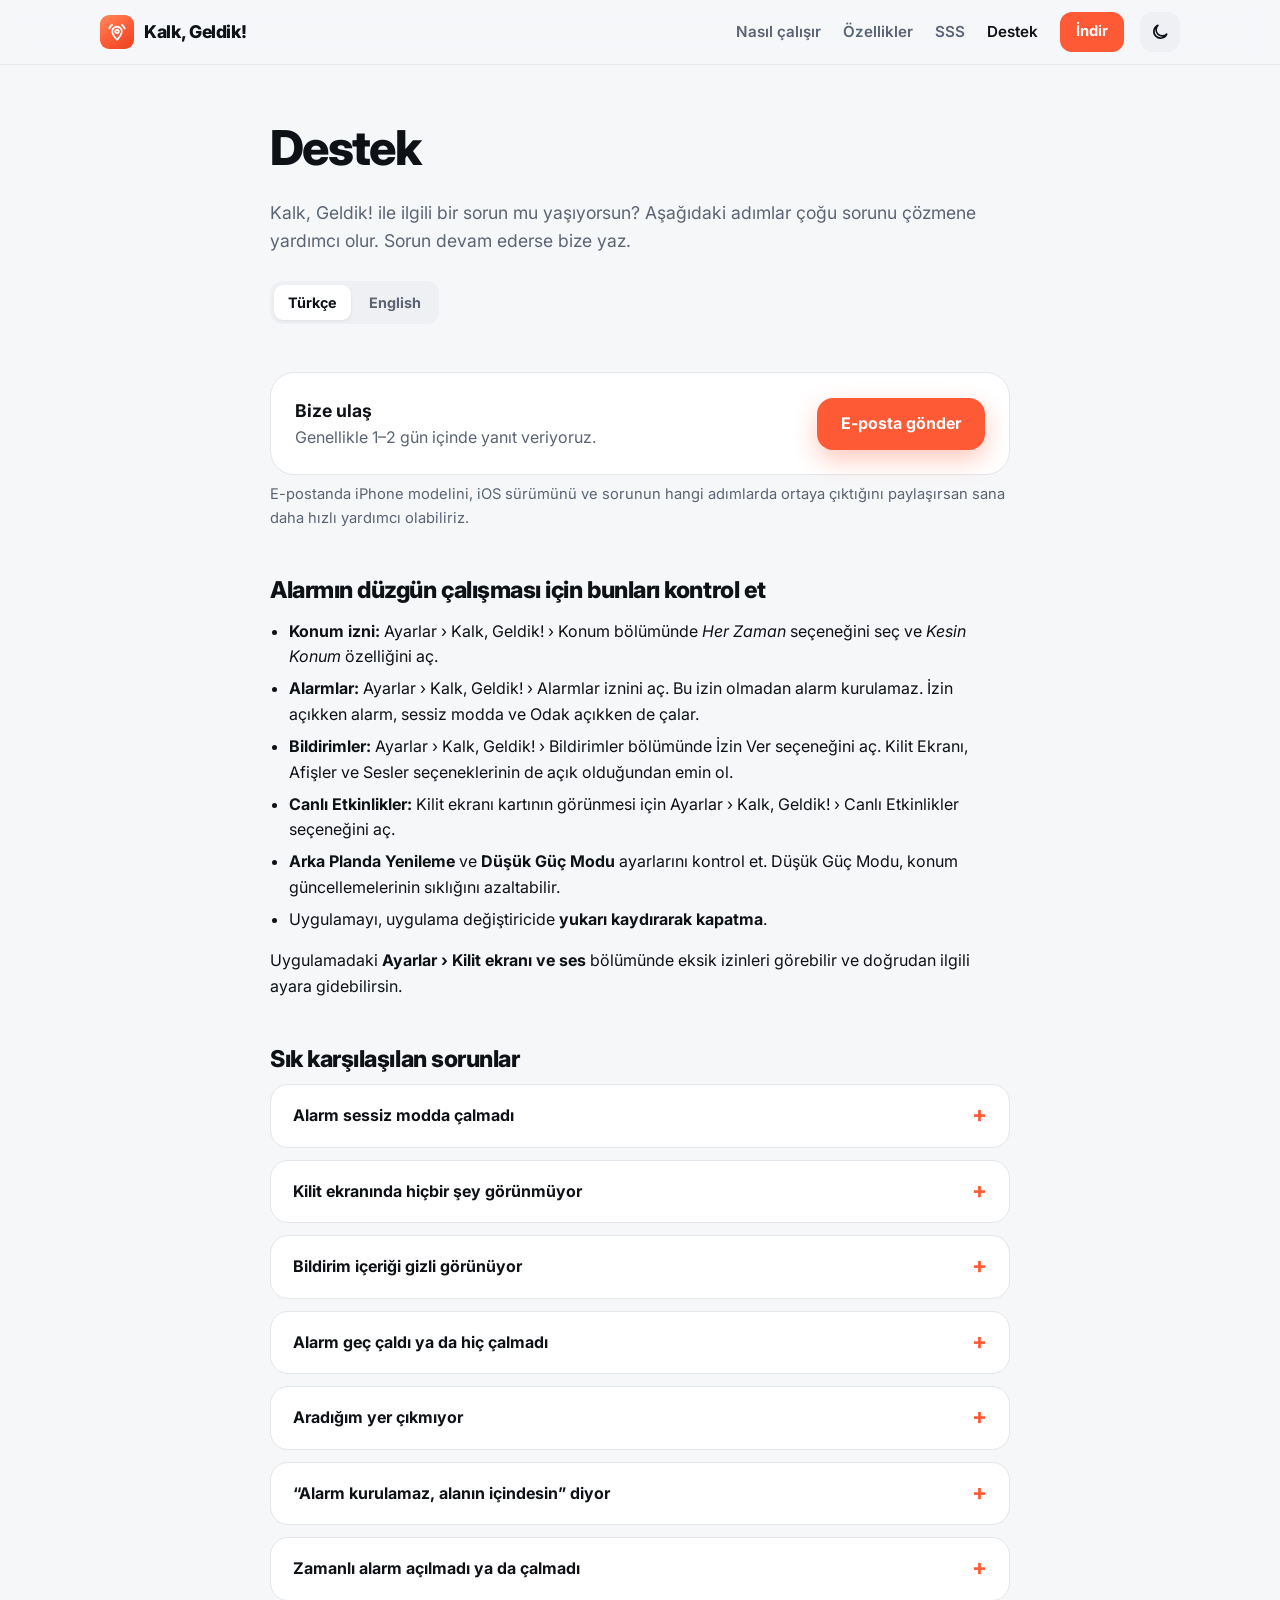
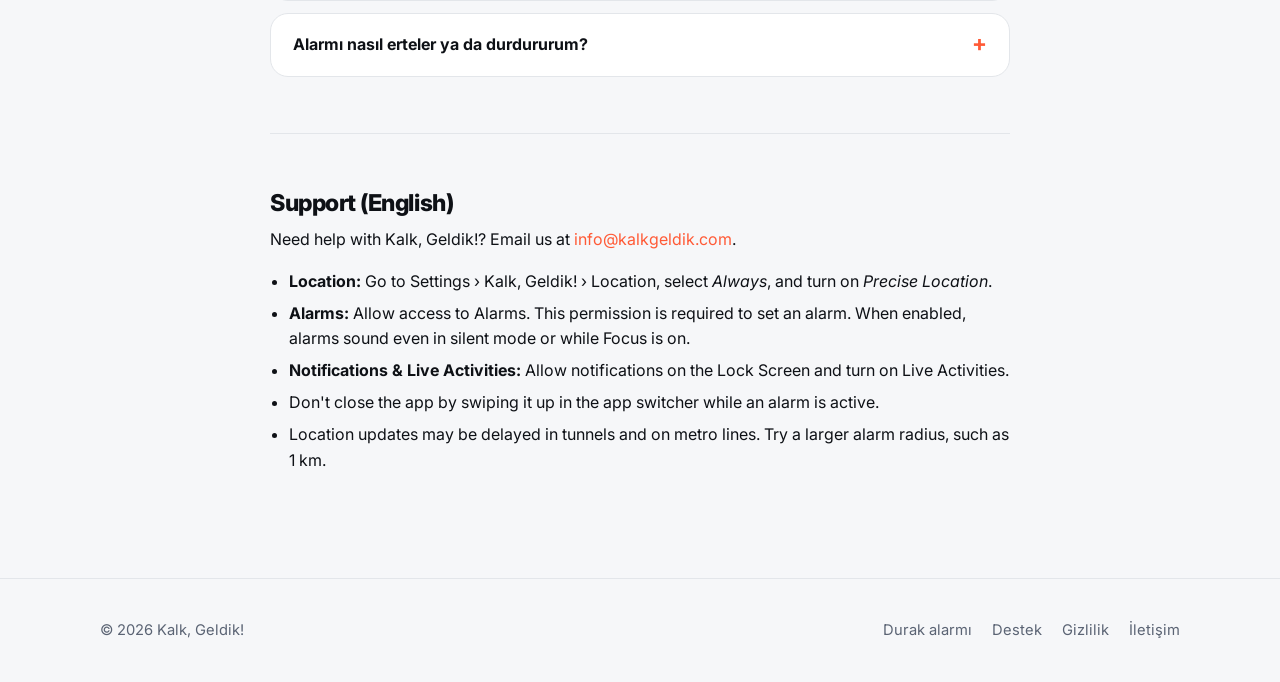
<file: destek.html>
<!doctype html>
<html lang="tr">
<head>
<meta charset="utf-8">
<meta name="viewport" content="width=device-width, initial-scale=1">
<title>Destek — Kalk, Geldik!</title>
<meta name="description" content="Kalk, Geldik! için kurulum kontrol listesi, sık karşılaşılan sorunlara çözümler ve iletişim bilgileri.">
<meta name="theme-color" content="#FF5A36">
<link rel="canonical" href="https://kalkgeldik.com/destek.html">
<meta property="og:image" content="https://kalkgeldik.com/assets/img/og.png">
<link rel="icon" type="image/png" sizes="32x32" href="assets/img/favicon-32.png">
<link rel="apple-touch-icon" href="assets/img/apple-touch-icon.png">
<link rel="preconnect" href="https://fonts.googleapis.com">
<link rel="preconnect" href="https://fonts.gstatic.com" crossorigin>
<link href="https://fonts.googleapis.com/css2?family=Inter:wght@400;600;700;800&display=swap" rel="stylesheet">
<script>try{var t=localStorage.getItem('kg-theme');if(t==='light'||t==='dark')document.documentElement.setAttribute('data-theme',t)}catch(e){}</script>
<link rel="stylesheet" href="assets/css/style.css">
</head>
<body>
<a class="skip" href="#ana">İçeriğe geç</a>
<header class="site-header">
  <div class="wrap">
    <a class="brand" href="./"><img src="assets/img/icon-256.png" alt="" width="34" height="34">Kalk, Geldik!</a>
    <button class="menu-btn" aria-label="Menü" aria-expanded="false" aria-controls="nav">
      <svg width="26" height="26" viewBox="0 0 24 24" fill="none" stroke="currentColor" stroke-width="2" stroke-linecap="round"><path d="M4 7h16M4 12h16M4 17h16"/></svg>
    </button>
    <nav class="nav" id="nav">
      <a href="./#nasil">Nasıl çalışır</a>
      <a href="./#ozellikler">Özellikler</a>
      <a href="./#sss">SSS</a>
      <a href="destek.html" aria-current="page">Destek</a>
      <a class="btn small" href="./#indir">İndir</a>
    </nav>
    <button class="theme-btn" type="button" aria-label="Açık / koyu tema" title="Açık / koyu tema"></button>
  </div>
</header>

<main id="ana" class="doc">
<h1>Destek</h1>
<p class="muted" style="font-size:1.1rem">Kalk, Geldik! ile ilgili bir sorun mu yaşıyorsun? Aşağıdaki adımlar çoğu sorunu çözmene yardımcı olur. Sorun devam ederse bize yaz.</p>
<div class="lang-switch"><a class="on" href="#tr">Türkçe</a><a href="#en">English</a></div>

<div class="card contact-card">
  <div><strong>Bize ulaş</strong><span class="muted">Genellikle 1–2 gün içinde yanıt veriyoruz.</span></div>
  <a class="btn" href="mailto:info@kalkgeldik.com?subject=Kalk%2C%20Geldik!%20destek">E-posta gönder</a>
</div>
<p class="muted" style="font-size:.92rem">E-postanda iPhone modelini, iOS sürümünü ve sorunun hangi adımlarda ortaya çıktığını paylaşırsan sana daha hızlı yardımcı olabiliriz.</p>

<section id="tr" style="padding:0">
<h2>Alarmın düzgün çalışması için bunları kontrol et</h2>
<ul>
  <li><strong>Konum izni:</strong> Ayarlar › Kalk, Geldik! › Konum bölümünde <em>Her Zaman</em> seçeneğini seç ve <em>Kesin Konum</em> özelliğini aç.</li>
  <li><strong>Alarmlar:</strong> Ayarlar › Kalk, Geldik! › Alarmlar iznini aç. Bu izin olmadan alarm kurulamaz. İzin açıkken alarm, sessiz modda ve Odak açıkken de çalar.</li>
  <li><strong>Bildirimler:</strong> Ayarlar › Kalk, Geldik! › Bildirimler bölümünde İzin Ver seçeneğini aç. Kilit Ekranı, Afişler ve Sesler seçeneklerinin de açık olduğundan emin ol.</li>
  <li><strong>Canlı Etkinlikler:</strong> Kilit ekranı kartının görünmesi için Ayarlar › Kalk, Geldik! › Canlı Etkinlikler seçeneğini aç.</li>
  <li><strong>Arka Planda Yenileme</strong> ve <strong>Düşük Güç Modu</strong> ayarlarını kontrol et. Düşük Güç Modu, konum güncellemelerinin sıklığını azaltabilir.</li>
  <li>Uygulamayı, uygulama değiştiricide <strong>yukarı kaydırarak kapatma</strong>.</li>
</ul>
<p>Uygulamadaki <strong>Ayarlar › Kilit ekranı ve ses</strong> bölümünde eksik izinleri görebilir ve doğrudan ilgili ayara gidebilirsin.</p>

<h2>Sık karşılaşılan sorunlar</h2>
<div class="faq" style="margin-top:12px">
  <details><summary>Alarm sessiz modda çalmadı</summary><div>
    <p>Alarmlar izninin açık olduğundan emin ol. Alarm, iPhone’un saat alarmı sesiyle çalar. Ses düzeyini Ayarlar › Ses ve Dokunuş › Zil Sesi ve Uyarılar bölümünden ayarlayabilirsin. Ses yönlendirmesi açıksa alarm sesi kulaklığına ya da Mac’ine gidebilir.</p></div></details>
  <details><summary>Kilit ekranında hiçbir şey görünmüyor</summary><div>
    <p>Canlı Etkinliklerin ve kilit ekranı bildirimlerinin açık olduğundan emin ol. Uyku veya Rahatsız Etme odağı açıksa Kalk, Geldik! uygulamasını izin verilen uygulamalara ekle. Uyku odağı için Ayarlar › Odak › Uyku › Uygulamalar yolunu izle.</p></div></details>
  <details><summary>Bildirim içeriği gizli görünüyor</summary><div>
    <p>Ayarlar › Kalk, Geldik! › Bildirimler › Önizlemeleri Göster bölümünde <em>Her Zaman</em> seçeneğini seç.</p></div></details>
  <details><summary>Alarm geç çaldı ya da hiç çalmadı</summary><div>
    <p>Tünellerde ve metro hatlarında konum bilgisi gecikmeli güncellenebilir. Alarm alanını büyütmeyi deneyebilirsin; örneğin yarıçapı 1 km olarak ayarlayabilirsin. Konum izninin “Her Zaman” olarak seçildiğinden ve “Kesin Konum” özelliğinin açık olduğundan emin ol.</p></div></details>
  <details><summary>Aradığım yer çıkmıyor</summary><div>
    <p>Yer adıyla birlikte semt adını da yaz; örneğin “Moda İskelesi Kadıköy”. İstersen haritada bir noktaya dokunarak da hedefini seçebilirsin.</p></div></details>
  <details><summary>“Alarm kurulamaz, alanın içindesin” diyor</summary><div>
    <p>Şu anda seçtiğin alarm alanının içindesin. Alarm hemen çalacağı için kurulamıyor. Yarıçapı küçültebilir ya da bu yeri kayıtlı alarmlarına ekleyip alandan çıktıktan sonra alarmı kurabilirsin. İstersen alarmı zamanlayarak belirlediğin saatlerde otomatik olarak açılmasını sağlayabilirsin.</p></div></details>
  <details><summary>Zamanlı alarm açılmadı ya da çalmadı</summary><div>
    <p>Konum izninin “Her Zaman” olarak seçildiğinden emin ol. Bildirim izni kapalıysa alarmın açıldığını bildiren mesajı alamazsın, ancak alarm yine çalışır. Bitiş saati geçtikten sonra alarm otomatik olarak kapanır.</p></div></details>
  <details><summary>Alarmı nasıl erteler ya da durdururum?</summary><div>
    <p>Alarm ekranındaki “Alarmı durdur” ya da “5 dk ertele” düğmelerini kullanabilirsin. Alarmı kilit ekranındaki sistem alarmından da durdurabilirsin.</p></div></details>
</div>
</section>

<hr style="border:0;border-top:1px solid var(--border);margin:56px 0">

<section id="en" lang="en" style="padding:0">
<h2 style="margin-top:0">Support (English)</h2>
<p>Need help with Kalk, Geldik!? Email us at <a href="mailto:info@kalkgeldik.com">info@kalkgeldik.com</a>.</p>
<ul>
  <li><strong>Location:</strong> Go to Settings › Kalk, Geldik! › Location, select <em>Always</em>, and turn on <em>Precise Location</em>.</li>
  <li><strong>Alarms:</strong> Allow access to Alarms. This permission is required to set an alarm. When enabled, alarms sound even in silent mode or while Focus is on.</li>
  <li><strong>Notifications &amp; Live Activities:</strong> Allow notifications on the Lock Screen and turn on Live Activities.</li>
  <li>Don't close the app by swiping it up in the app switcher while an alarm is active.</li>
  <li>Location updates may be delayed in tunnels and on metro lines. Try a larger alarm radius, such as 1 km.</li>
</ul>
</section>
</main>

<footer class="site-footer">
  <div class="wrap">
    <span>© <span data-year>2026</span> Kalk, Geldik!</span>
    <nav>
      <a href="durak-alarmi.html">Durak alarmı</a>
      <a href="destek.html">Destek</a>
      <a href="gizlilik.html">Gizlilik</a>
      <a href="mailto:info@kalkgeldik.com">İletişim</a>
    </nav>
  </div>
</footer>
<script src="assets/js/main.js" defer></script>
</body>
</html>
</file>
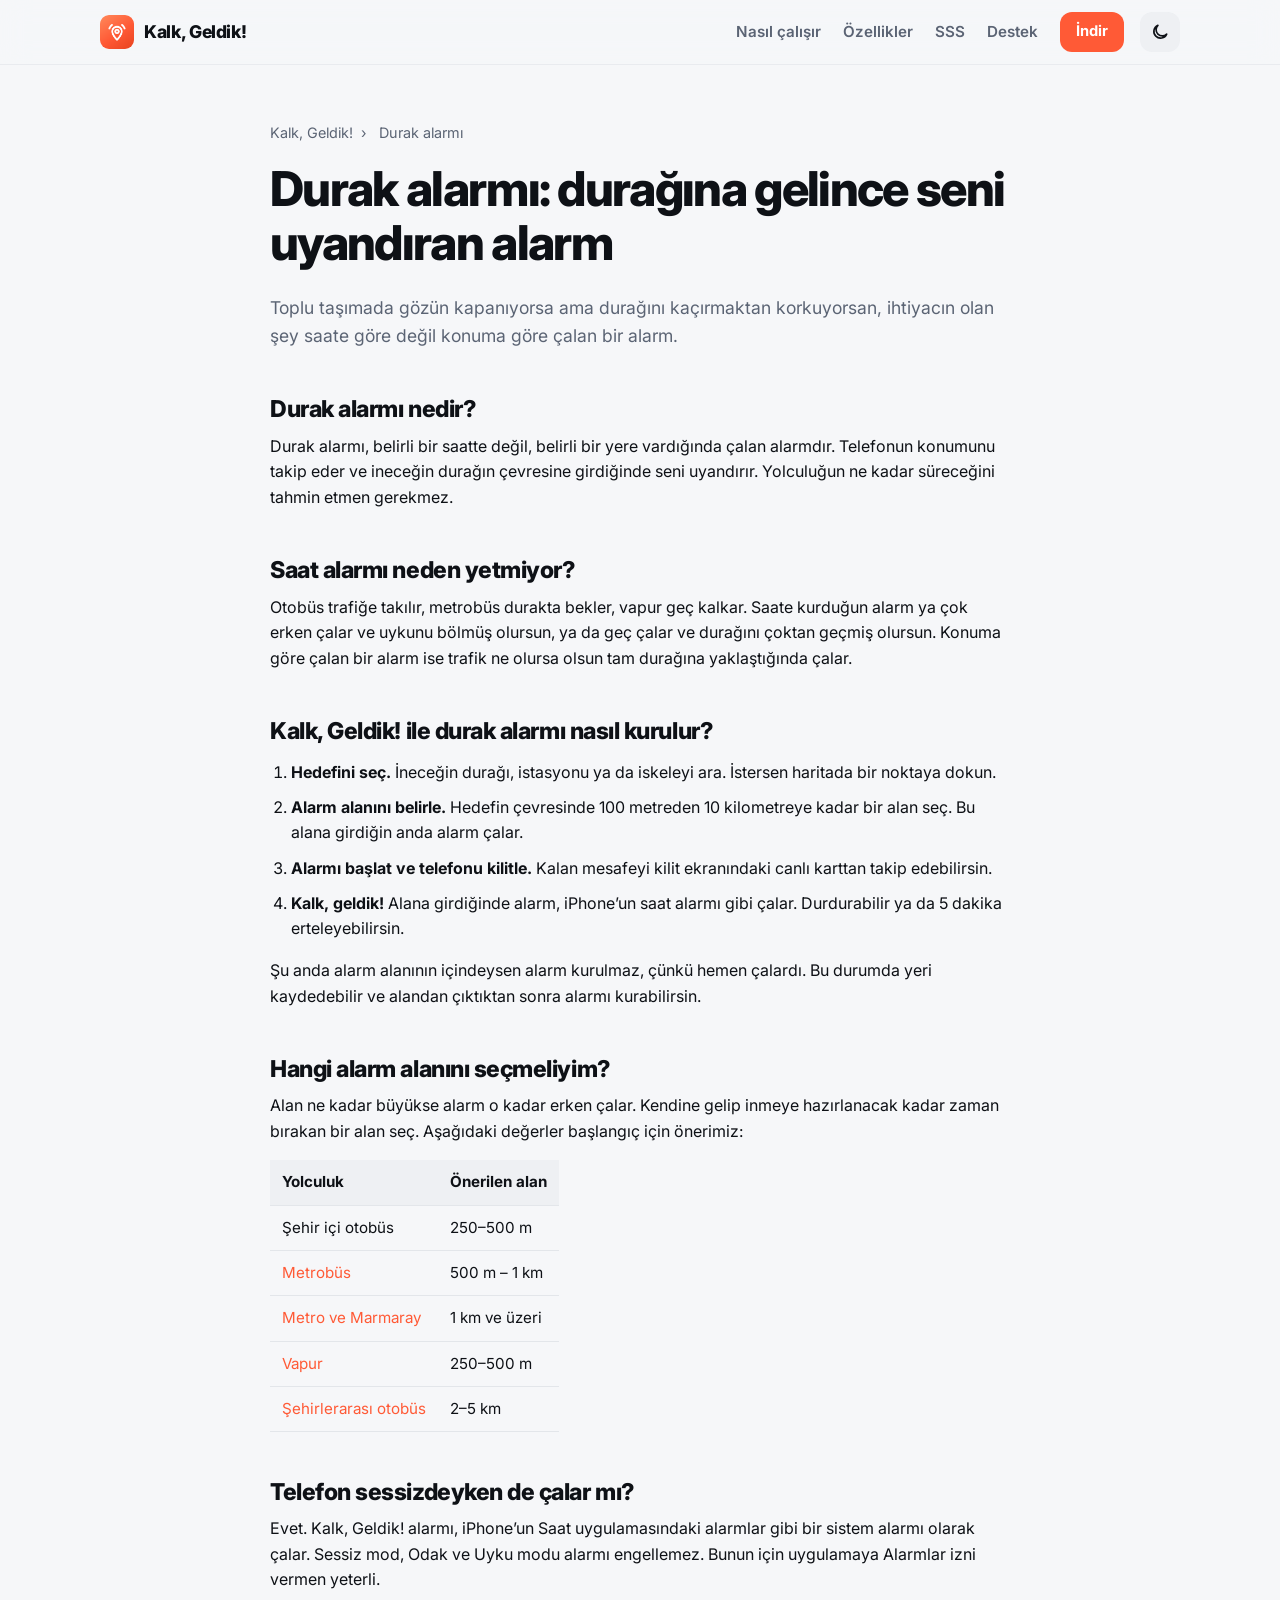
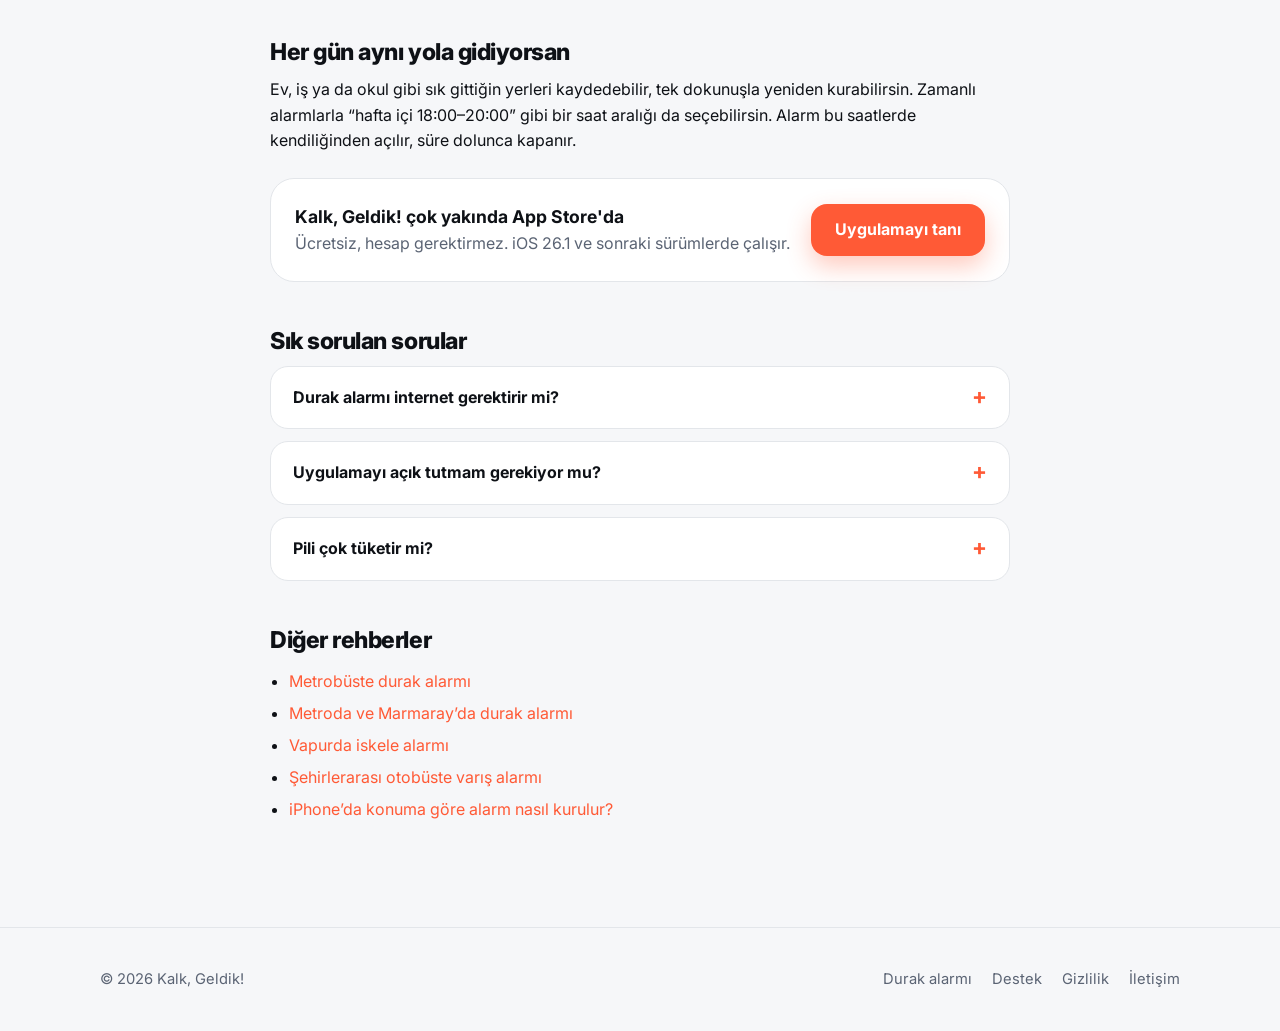
<file: durak-alarmi.html>
<!doctype html>
<html lang="tr">
<head>
<meta charset="utf-8">
<meta name="viewport" content="width=device-width, initial-scale=1">
<title>Durak Alarmı: Durağına Gelince Uyandıran Uygulama — Kalk, Geldik!</title>
<meta name="description" content="Durak alarmı nedir, nasıl kurulur? Otobüste, metrobüste, metroda ya da vapurda uyuyakalsan da durağına gelince seni uyandıran konum alarmı.">
<meta name="theme-color" content="#FF5A36">
<link rel="canonical" href="https://kalkgeldik.com/durak-alarmi.html">
<meta property="og:type" content="article">
<meta property="og:title" content="Durak Alarmı: Durağına Gelince Uyandıran Uygulama — Kalk, Geldik!">
<meta property="og:description" content="Durak alarmı nedir, nasıl kurulur? Otobüste, metrobüste, metroda ya da vapurda uyuyakalsan da durağına gelince seni uyandıran konum alarmı.">
<meta property="og:url" content="https://kalkgeldik.com/durak-alarmi.html">
<meta property="og:site_name" content="Kalk, Geldik!">
<meta property="og:locale" content="tr_TR">
<meta property="og:image" content="https://kalkgeldik.com/assets/img/og.png">
<meta name="twitter:card" content="summary_large_image">
<link rel="icon" type="image/png" sizes="32x32" href="assets/img/favicon-32.png">
<link rel="apple-touch-icon" href="assets/img/apple-touch-icon.png">
<link rel="preconnect" href="https://fonts.googleapis.com">
<link rel="preconnect" href="https://fonts.gstatic.com" crossorigin>
<link href="https://fonts.googleapis.com/css2?family=Inter:wght@400;600;700;800&display=swap" rel="stylesheet">
<script>try{var t=localStorage.getItem('kg-theme');if(t==='light'||t==='dark')document.documentElement.setAttribute('data-theme',t)}catch(e){}</script>
<link rel="stylesheet" href="assets/css/style.css">
<script type="application/ld+json">
{
 "@context": "https://schema.org",
 "@type": "BreadcrumbList",
 "itemListElement": [
  {
   "@type": "ListItem",
   "position": 1,
   "name": "Kalk, Geldik!",
   "item": "https://kalkgeldik.com/"
  },
  {
   "@type": "ListItem",
   "position": 2,
   "name": "Durak alarmı",
   "item": "https://kalkgeldik.com/durak-alarmi.html"
  }
 ]
}
</script>
<script type="application/ld+json">
{
 "@context": "https://schema.org",
 "@type": "FAQPage",
 "mainEntity": [
  {
   "@type": "Question",
   "name": "Durak alarmı internet gerektirir mi?",
   "acceptedAnswer": {
    "@type": "Answer",
    "text": "Alarm, telefonunun konumuna göre cihazında çalışır. Hedef ararken internet gerekir, ama alarm kurulduktan sonra mesafe telefonunda hesaplanır."
   }
  },
  {
   "@type": "Question",
   "name": "Uygulamayı açık tutmam gerekiyor mu?",
   "acceptedAnswer": {
    "@type": "Answer",
    "text": "Hayır. Alarmı kurduktan sonra telefonunu kilitleyebilirsin. Alarm alanına girdiğinde iOS uygulamayı uyandırır ve alarm çalar."
   }
  },
  {
   "@type": "Question",
   "name": "Pili çok tüketir mi?",
   "acceptedAnswer": {
    "@type": "Answer",
    "text": "Hedeften uzakken konum daha seyrek, yaklaştıkça daha sık güncellenir. Alarm bitince konum takibi durur."
   }
  }
 ]
}
</script>
</head>
<body>
<a class="skip" href="#ana">İçeriğe geç</a>
<header class="site-header">
  <div class="wrap">
    <a class="brand" href="./"><img src="assets/img/icon-256.png" alt="" width="34" height="34">Kalk, Geldik!</a>
    <button class="menu-btn" aria-label="Menü" aria-expanded="false" aria-controls="nav">
      <svg width="26" height="26" viewBox="0 0 24 24" fill="none" stroke="currentColor" stroke-width="2" stroke-linecap="round"><path d="M4 7h16M4 12h16M4 17h16"/></svg>
    </button>
    <nav class="nav" id="nav">
      <a href="./#nasil">Nasıl çalışır</a>
      <a href="./#ozellikler">Özellikler</a>
      <a href="./#sss">SSS</a>
      <a href="destek.html">Destek</a>
      <a class="btn small" href="./#indir">İndir</a>
    </nav>
    <button class="theme-btn" type="button" aria-label="Açık / koyu tema" title="Açık / koyu tema"></button>
  </div>
</header>

<main id="ana" class="doc">
<nav class="crumbs" aria-label="Konum"><a href="./">Kalk, Geldik!</a> <span>›</span> <span aria-current="page">Durak alarmı</span></nav>
<h1>Durak alarmı: durağına gelince seni uyandıran alarm</h1>
<p class="muted" style="font-size:1.1rem">Toplu taşımada gözün kapanıyorsa ama durağını kaçırmaktan korkuyorsan, ihtiyacın olan şey saate göre değil konuma göre çalan bir alarm.</p>

<h2>Durak alarmı nedir?</h2>
<p>Durak alarmı, belirli bir saatte değil, belirli bir yere vardığında çalan alarmdır. Telefonun konumunu takip eder ve ineceğin durağın çevresine girdiğinde seni uyandırır. Yolculuğun ne kadar süreceğini tahmin etmen gerekmez.</p>

<h2>Saat alarmı neden yetmiyor?</h2>
<p>Otobüs trafiğe takılır, metrobüs durakta bekler, vapur geç kalkar. Saate kurduğun alarm ya çok erken çalar ve uykunu bölmüş olursun, ya da geç çalar ve durağını çoktan geçmiş olursun. Konuma göre çalan bir alarm ise trafik ne olursa olsun tam durağına yaklaştığında çalar.</p>

<h2>Kalk, Geldik! ile durak alarmı nasıl kurulur?</h2>
<ol>
  <li><strong>Hedefini seç.</strong> İneceğin durağı, istasyonu ya da iskeleyi ara. İstersen haritada bir noktaya dokun.</li>
  <li><strong>Alarm alanını belirle.</strong> Hedefin çevresinde 100 metreden 10 kilometreye kadar bir alan seç. Bu alana girdiğin anda alarm çalar.</li>
  <li><strong>Alarmı başlat ve telefonu kilitle.</strong> Kalan mesafeyi kilit ekranındaki canlı karttan takip edebilirsin.</li>
  <li><strong>Kalk, geldik!</strong> Alana girdiğinde alarm, iPhone’un saat alarmı gibi çalar. Durdurabilir ya da 5 dakika erteleyebilirsin.</li>
</ol>
<p>Şu anda alarm alanının içindeysen alarm kurulmaz, çünkü hemen çalardı. Bu durumda yeri kaydedebilir ve alandan çıktıktan sonra alarmı kurabilirsin.</p>

<h2>Hangi alarm alanını seçmeliyim?</h2>
<p>Alan ne kadar büyükse alarm o kadar erken çalar. Kendine gelip inmeye hazırlanacak kadar zaman bırakan bir alan seç. Aşağıdaki değerler başlangıç için önerimiz:</p>
<table>
  <thead><tr><th>Yolculuk</th><th>Önerilen alan</th></tr></thead>
  <tbody>
    <tr><td>Şehir içi otobüs</td><td>250–500 m</td></tr>
    <tr><td><a href="metrobus-durak-alarmi.html">Metrobüs</a></td><td>500 m – 1 km</td></tr>
    <tr><td><a href="metro-marmaray-durak-alarmi.html">Metro ve Marmaray</a></td><td>1 km ve üzeri</td></tr>
    <tr><td><a href="vapur-iskele-alarmi.html">Vapur</a></td><td>250–500 m</td></tr>
    <tr><td><a href="sehirlerarasi-otobus-varis-alarmi.html">Şehirlerarası otobüs</a></td><td>2–5 km</td></tr>
  </tbody>
</table>

<h2>Telefon sessizdeyken de çalar mı?</h2>
<p>Evet. Kalk, Geldik! alarmı, iPhone’un Saat uygulamasındaki alarmlar gibi bir sistem alarmı olarak çalar. Sessiz mod, Odak ve Uyku modu alarmı engellemez. Bunun için uygulamaya Alarmlar izni vermen yeterli.</p>

<h2>Her gün aynı yola gidiyorsan</h2>
<p>Ev, iş ya da okul gibi sık gittiğin yerleri kaydedebilir, tek dokunuşla yeniden kurabilirsin. Zamanlı alarmlarla “hafta içi 18:00–20:00” gibi bir saat aralığı da seçebilirsin. Alarm bu saatlerde kendiliğinden açılır, süre dolunca kapanır.</p>

<div class="card contact-card">
  <div><strong>Kalk, Geldik! çok yakında App Store'da</strong><span class="muted">Ücretsiz, hesap gerektirmez. iOS 26.1 ve sonraki sürümlerde çalışır.</span></div>
  <a class="btn" href="./">Uygulamayı tanı</a>
</div>

<h2>Sık sorulan sorular</h2>
<div class="faq" style="margin-top:12px">
  <details><summary>Durak alarmı internet gerektirir mi?</summary><div>
    <p>Alarm, telefonunun konumuna göre cihazında çalışır. Hedef ararken internet gerekir, ama alarm kurulduktan sonra mesafe telefonunda hesaplanır.</p></div></details>
  <details><summary>Uygulamayı açık tutmam gerekiyor mu?</summary><div>
    <p>Hayır. Alarmı kurduktan sonra telefonunu kilitleyebilirsin. Alarm alanına girdiğinde iOS uygulamayı uyandırır ve alarm çalar.</p></div></details>
  <details><summary>Pili çok tüketir mi?</summary><div>
    <p>Hedeften uzakken konum daha seyrek, yaklaştıkça daha sık güncellenir. Alarm bitince konum takibi durur.</p></div></details>
</div>

<h2>Diğer rehberler</h2>
<ul>
  <li><a href="metrobus-durak-alarmi.html">Metrobüste durak alarmı</a></li>
  <li><a href="metro-marmaray-durak-alarmi.html">Metroda ve Marmaray’da durak alarmı</a></li>
  <li><a href="vapur-iskele-alarmi.html">Vapurda iskele alarmı</a></li>
  <li><a href="sehirlerarasi-otobus-varis-alarmi.html">Şehirlerarası otobüste varış alarmı</a></li>
  <li><a href="iphone-konuma-gore-alarm.html">iPhone’da konuma göre alarm nasıl kurulur?</a></li>
</ul>
</main>

<footer class="site-footer">
  <div class="wrap">
    <span>© <span data-year>2026</span> Kalk, Geldik!</span>
    <nav>
      <a href="durak-alarmi.html">Durak alarmı</a>
      <a href="destek.html">Destek</a>
      <a href="gizlilik.html">Gizlilik</a>
      <a href="mailto:info@kalkgeldik.com">İletişim</a>
    </nav>
  </div>
</footer>
<script src="assets/js/main.js" defer></script>
</body>
</html>
</file>
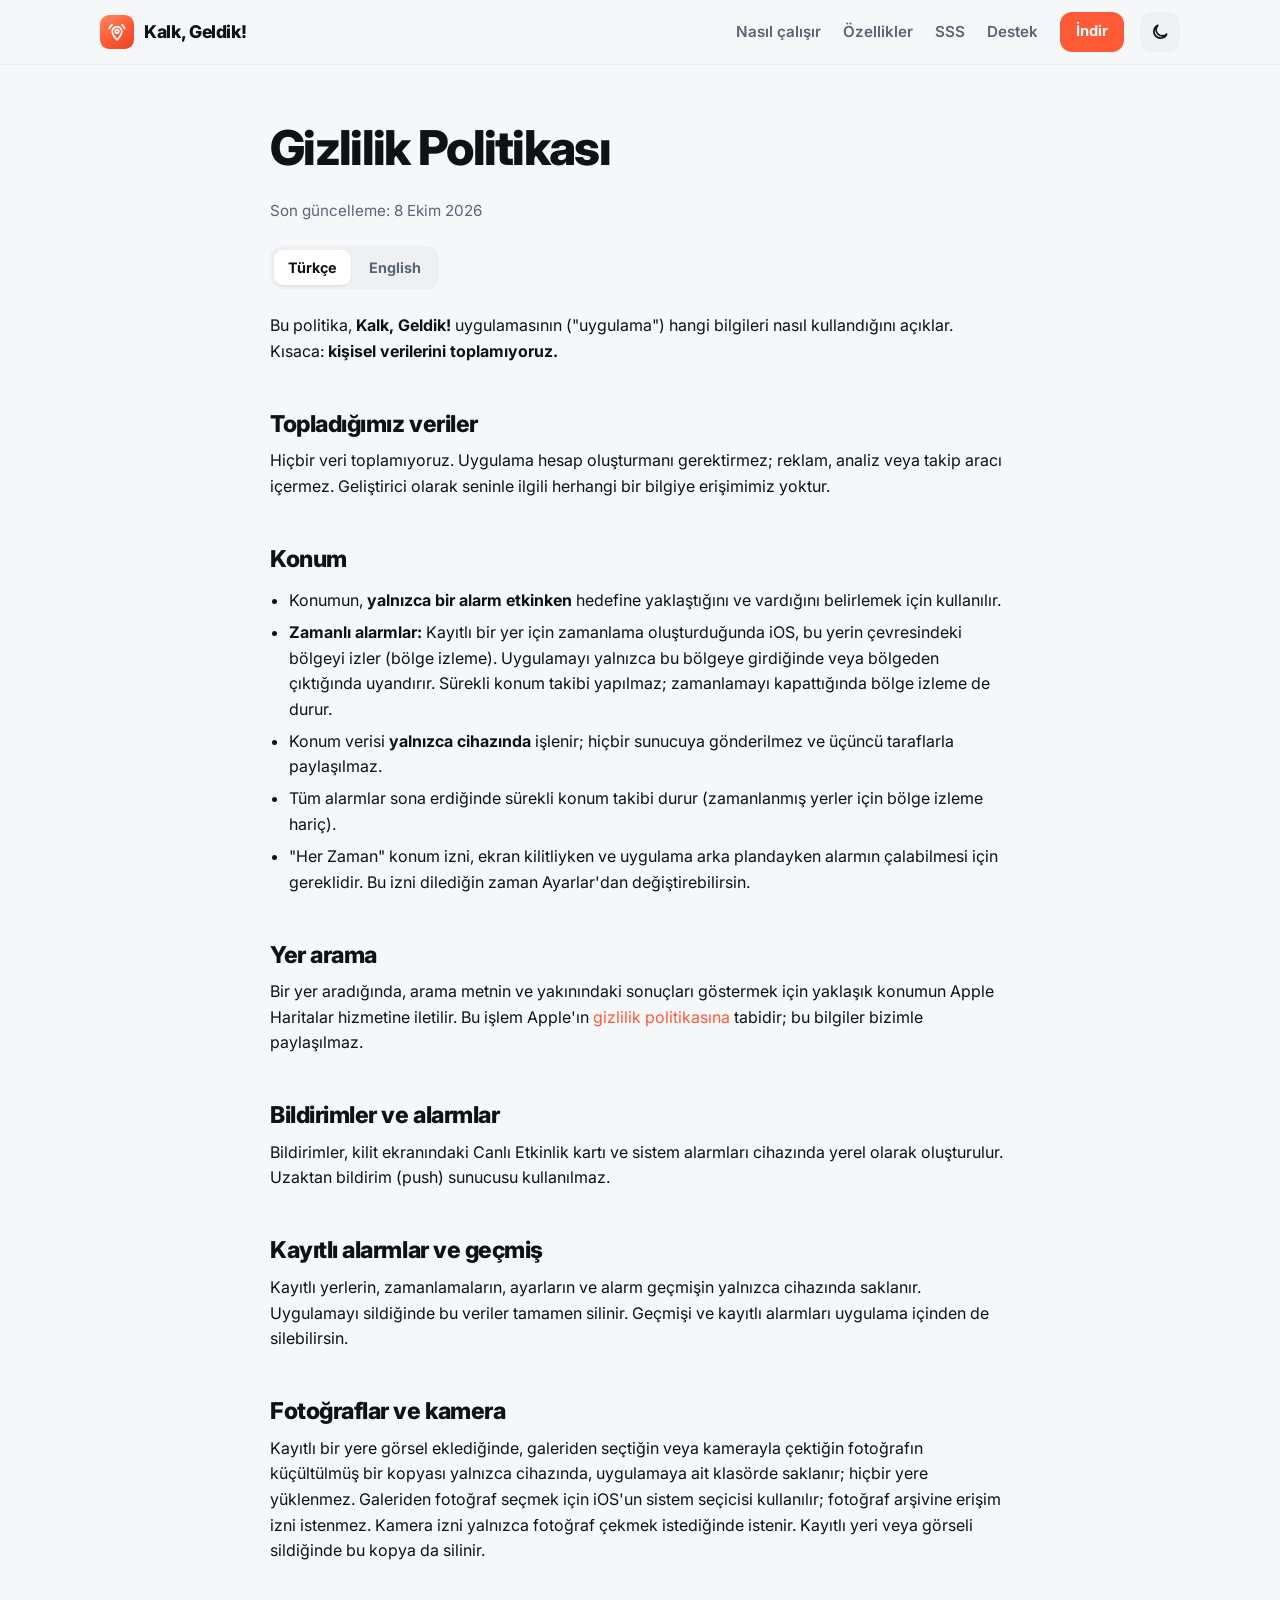
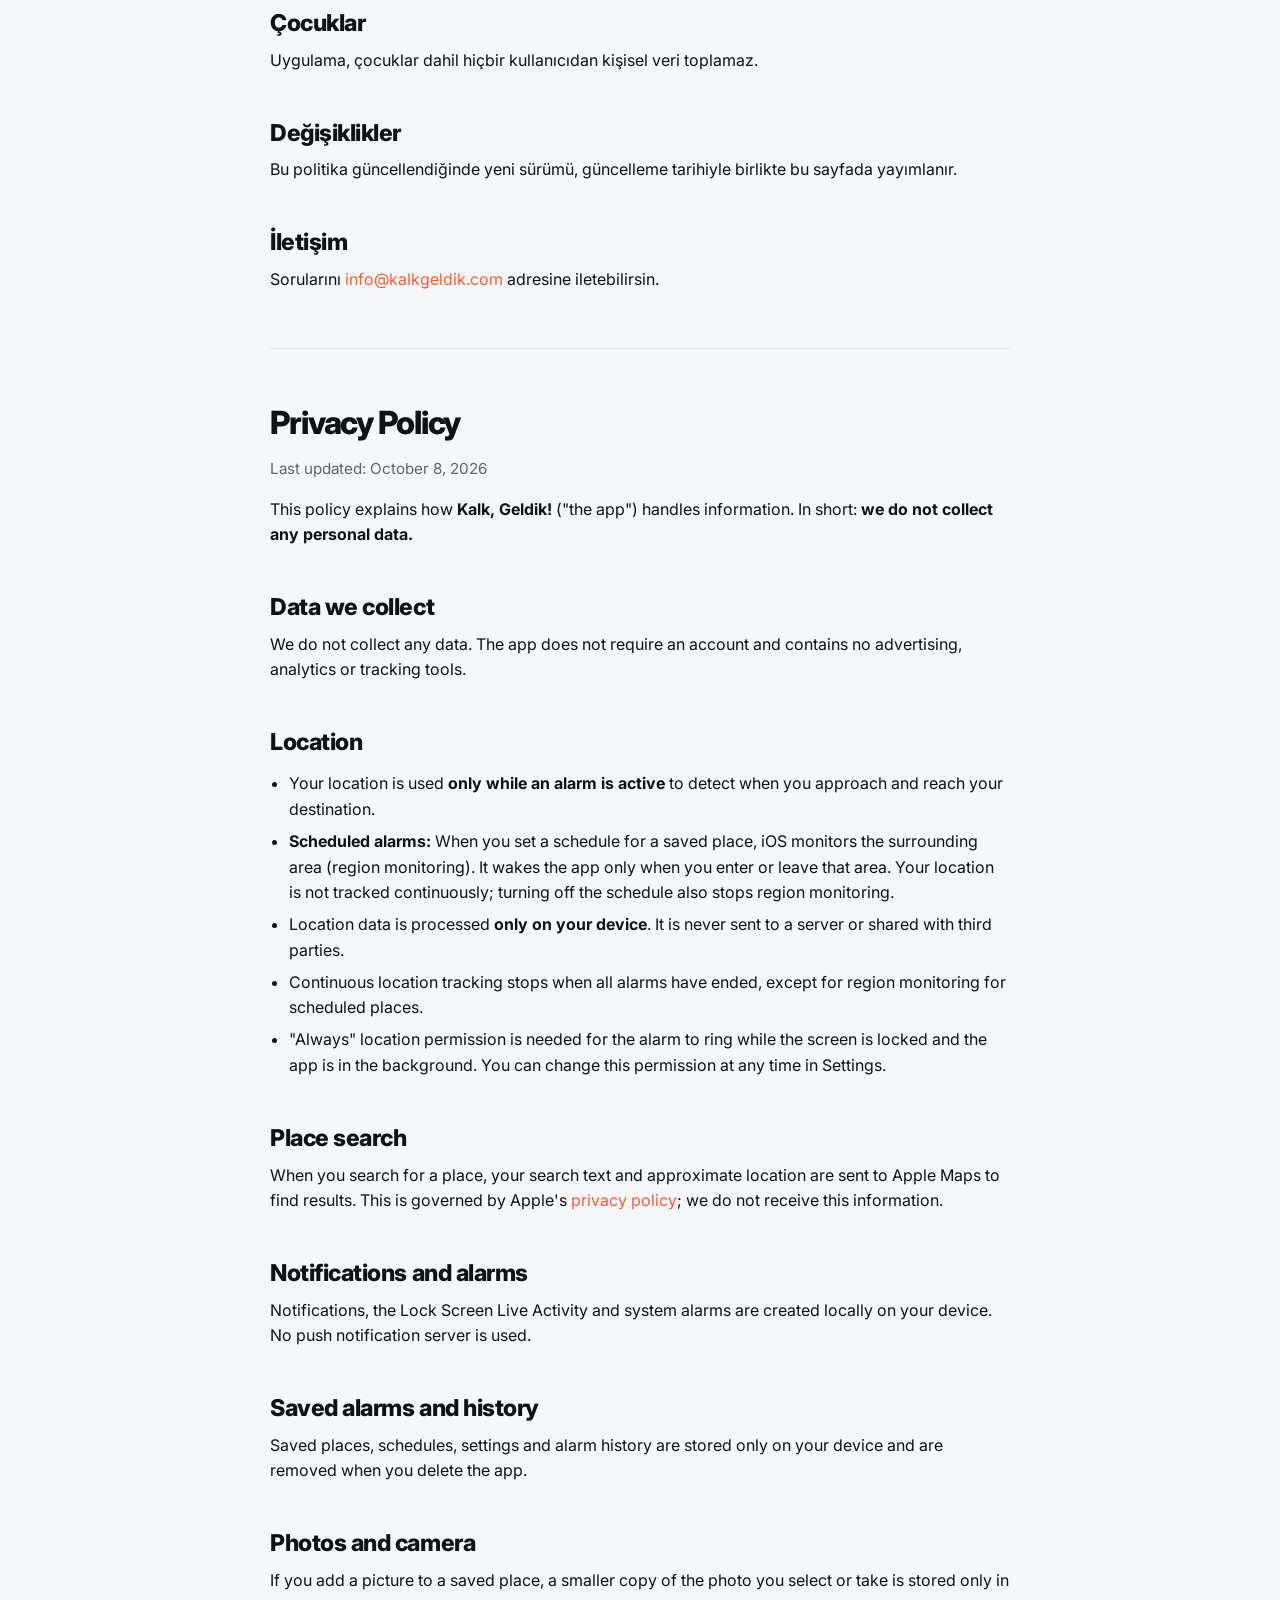
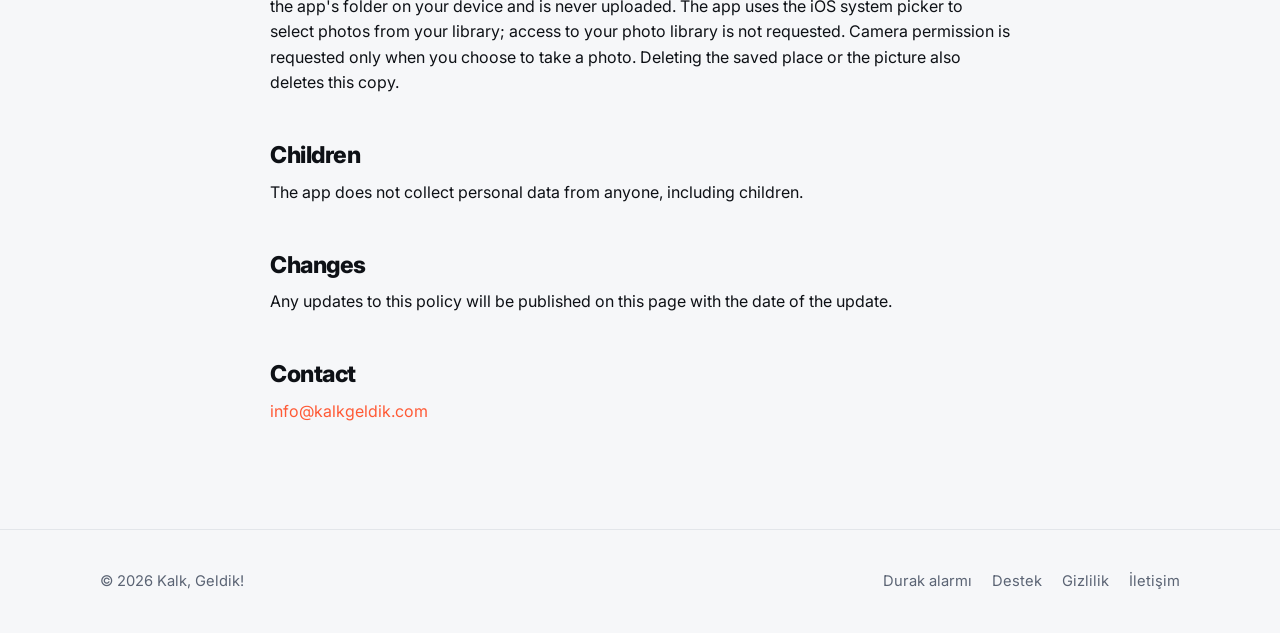
<file: gizlilik.html>
<!doctype html>
<html lang="tr">
<head>
<meta charset="utf-8">
<meta name="viewport" content="width=device-width, initial-scale=1">
<title>Gizlilik Politikası — Kalk, Geldik!</title>
<meta name="description" content="Kalk, Geldik! kişisel veri toplamaz. Konumun yalnızca cihazında işlenir.">
<meta name="theme-color" content="#FF5A36">
<link rel="canonical" href="https://kalkgeldik.com/gizlilik.html">
<meta property="og:image" content="https://kalkgeldik.com/assets/img/og.png">
<link rel="icon" type="image/png" sizes="32x32" href="assets/img/favicon-32.png">
<link rel="apple-touch-icon" href="assets/img/apple-touch-icon.png">
<link rel="preconnect" href="https://fonts.googleapis.com">
<link rel="preconnect" href="https://fonts.gstatic.com" crossorigin>
<link href="https://fonts.googleapis.com/css2?family=Inter:wght@400;600;700;800&display=swap" rel="stylesheet">
<script>try{var t=localStorage.getItem('kg-theme');if(t==='light'||t==='dark')document.documentElement.setAttribute('data-theme',t)}catch(e){}</script>
<link rel="stylesheet" href="assets/css/style.css">
</head>
<body>
<a class="skip" href="#ana">İçeriğe geç</a>
<header class="site-header">
  <div class="wrap">
    <a class="brand" href="./"><img src="assets/img/icon-256.png" alt="" width="34" height="34">Kalk, Geldik!</a>
    <button class="menu-btn" aria-label="Menü" aria-expanded="false" aria-controls="nav">
      <svg width="26" height="26" viewBox="0 0 24 24" fill="none" stroke="currentColor" stroke-width="2" stroke-linecap="round"><path d="M4 7h16M4 12h16M4 17h16"/></svg>
    </button>
    <nav class="nav" id="nav">
      <a href="./#nasil">Nasıl çalışır</a>
      <a href="./#ozellikler">Özellikler</a>
      <a href="./#sss">SSS</a>
      <a href="destek.html">Destek</a>
      <a class="btn small" href="./#indir">İndir</a>
    </nav>
    <button class="theme-btn" type="button" aria-label="Açık / koyu tema" title="Açık / koyu tema"></button>
  </div>
</header>

<main id="ana" class="doc">
<h1>Gizlilik Politikası</h1>
<p class="updated">Son güncelleme: 8 Ekim 2026</p>
<div class="lang-switch"><a class="on" href="#tr">Türkçe</a><a href="#en">English</a></div>

<section id="tr" style="padding:0">
<p>Bu politika, <strong>Kalk, Geldik!</strong> uygulamasının ("uygulama") hangi bilgileri nasıl kullandığını açıklar. Kısaca: <strong>kişisel verilerini toplamıyoruz.</strong></p>

<h2>Topladığımız veriler</h2>
<p>Hiçbir veri toplamıyoruz. Uygulama hesap oluşturmanı gerektirmez; reklam, analiz veya takip aracı içermez. Geliştirici olarak seninle ilgili herhangi bir bilgiye erişimimiz yoktur.</p>

<h2>Konum</h2>
<ul>
  <li>Konumun, <strong>yalnızca bir alarm etkinken</strong> hedefine yaklaştığını ve vardığını belirlemek için kullanılır.</li>
  <li><strong>Zamanlı alarmlar:</strong> Kayıtlı bir yer için zamanlama oluşturduğunda iOS, bu yerin çevresindeki bölgeyi izler (bölge izleme). Uygulamayı yalnızca bu bölgeye girdiğinde veya bölgeden çıktığında uyandırır. Sürekli konum takibi yapılmaz; zamanlamayı kapattığında bölge izleme de durur.</li>
  <li>Konum verisi <strong>yalnızca cihazında</strong> işlenir; hiçbir sunucuya gönderilmez ve üçüncü taraflarla paylaşılmaz.</li>
  <li>Tüm alarmlar sona erdiğinde sürekli konum takibi durur (zamanlanmış yerler için bölge izleme hariç).</li>
  <li>"Her Zaman" konum izni, ekran kilitliyken ve uygulama arka plandayken alarmın çalabilmesi için gereklidir. Bu izni dilediğin zaman Ayarlar'dan değiştirebilirsin.</li>
</ul>

<h2>Yer arama</h2>
<p>Bir yer aradığında, arama metnin ve yakınındaki sonuçları göstermek için yaklaşık konumun Apple Haritalar hizmetine iletilir. Bu işlem Apple'ın <a href="https://www.apple.com/legal/privacy/" rel="noopener">gizlilik politikasına</a> tabidir; bu bilgiler bizimle paylaşılmaz.</p>

<h2>Bildirimler ve alarmlar</h2>
<p>Bildirimler, kilit ekranındaki Canlı Etkinlik kartı ve sistem alarmları cihazında yerel olarak oluşturulur. Uzaktan bildirim (push) sunucusu kullanılmaz.</p>

<h2>Kayıtlı alarmlar ve geçmiş</h2>
<p>Kayıtlı yerlerin, zamanlamaların, ayarların ve alarm geçmişin yalnızca cihazında saklanır. Uygulamayı sildiğinde bu veriler tamamen silinir. Geçmişi ve kayıtlı alarmları uygulama içinden de silebilirsin.</p>

<h2>Fotoğraflar ve kamera</h2>
<p>Kayıtlı bir yere görsel eklediğinde, galeriden seçtiğin veya kamerayla çektiğin fotoğrafın küçültülmüş bir kopyası yalnızca cihazında, uygulamaya ait klasörde saklanır; hiçbir yere yüklenmez. Galeriden fotoğraf seçmek için iOS'un sistem seçicisi kullanılır; fotoğraf arşivine erişim izni istenmez. Kamera izni yalnızca fotoğraf çekmek istediğinde istenir. Kayıtlı yeri veya görseli sildiğinde bu kopya da silinir.</p>

<h2>Çocuklar</h2>
<p>Uygulama, çocuklar dahil hiçbir kullanıcıdan kişisel veri toplamaz.</p>

<h2>Değişiklikler</h2>
<p>Bu politika güncellendiğinde yeni sürümü, güncelleme tarihiyle birlikte bu sayfada yayımlanır.</p>

<h2>İletişim</h2>
<p>Sorularını <a href="mailto:info@kalkgeldik.com">info@kalkgeldik.com</a> adresine iletebilirsin.</p>
</section>

<hr style="border:0;border-top:1px solid var(--border);margin:56px 0">

<section id="en" lang="en" style="padding:0">
<h1 style="font-size:2rem">Privacy Policy</h1>
<p class="updated">Last updated: October 8, 2026</p>
<p>This policy explains how <strong>Kalk, Geldik!</strong> ("the app") handles information. In short: <strong>we do not collect any personal data.</strong></p>

<h2>Data we collect</h2>
<p>We do not collect any data. The app does not require an account and contains no advertising, analytics or tracking tools.</p>

<h2>Location</h2>
<ul>
  <li>Your location is used <strong>only while an alarm is active</strong> to detect when you approach and reach your destination.</li>
  <li><strong>Scheduled alarms:</strong> When you set a schedule for a saved place, iOS monitors the surrounding area (region monitoring). It wakes the app only when you enter or leave that area. Your location is not tracked continuously; turning off the schedule also stops region monitoring.</li>
  <li>Location data is processed <strong>only on your device</strong>. It is never sent to a server or shared with third parties.</li>
  <li>Continuous location tracking stops when all alarms have ended, except for region monitoring for scheduled places.</li>
  <li>"Always" location permission is needed for the alarm to ring while the screen is locked and the app is in the background. You can change this permission at any time in Settings.</li>
</ul>

<h2>Place search</h2>
<p>When you search for a place, your search text and approximate location are sent to Apple Maps to find results. This is governed by Apple's <a href="https://www.apple.com/legal/privacy/" rel="noopener">privacy policy</a>; we do not receive this information.</p>

<h2>Notifications and alarms</h2>
<p>Notifications, the Lock Screen Live Activity and system alarms are created locally on your device. No push notification server is used.</p>

<h2>Saved alarms and history</h2>
<p>Saved places, schedules, settings and alarm history are stored only on your device and are removed when you delete the app.</p>

<h2>Photos and camera</h2>
<p>If you add a picture to a saved place, a smaller copy of the photo you select or take is stored only in the app's folder on your device and is never uploaded. The app uses the iOS system picker to select photos from your library; access to your photo library is not requested. Camera permission is requested only when you choose to take a photo. Deleting the saved place or the picture also deletes this copy.</p>

<h2>Children</h2>
<p>The app does not collect personal data from anyone, including children.</p>

<h2>Changes</h2>
<p>Any updates to this policy will be published on this page with the date of the update.</p>

<h2>Contact</h2>
<p><a href="mailto:info@kalkgeldik.com">info@kalkgeldik.com</a></p>
</section>
</main>

<footer class="site-footer">
  <div class="wrap">
    <span>© <span data-year>2026</span> Kalk, Geldik!</span>
    <nav>
      <a href="durak-alarmi.html">Durak alarmı</a>
      <a href="destek.html">Destek</a>
      <a href="gizlilik.html">Gizlilik</a>
      <a href="mailto:info@kalkgeldik.com">İletişim</a>
    </nav>
  </div>
</footer>
<script src="assets/js/main.js" defer></script>
</body>
</html>
</file>
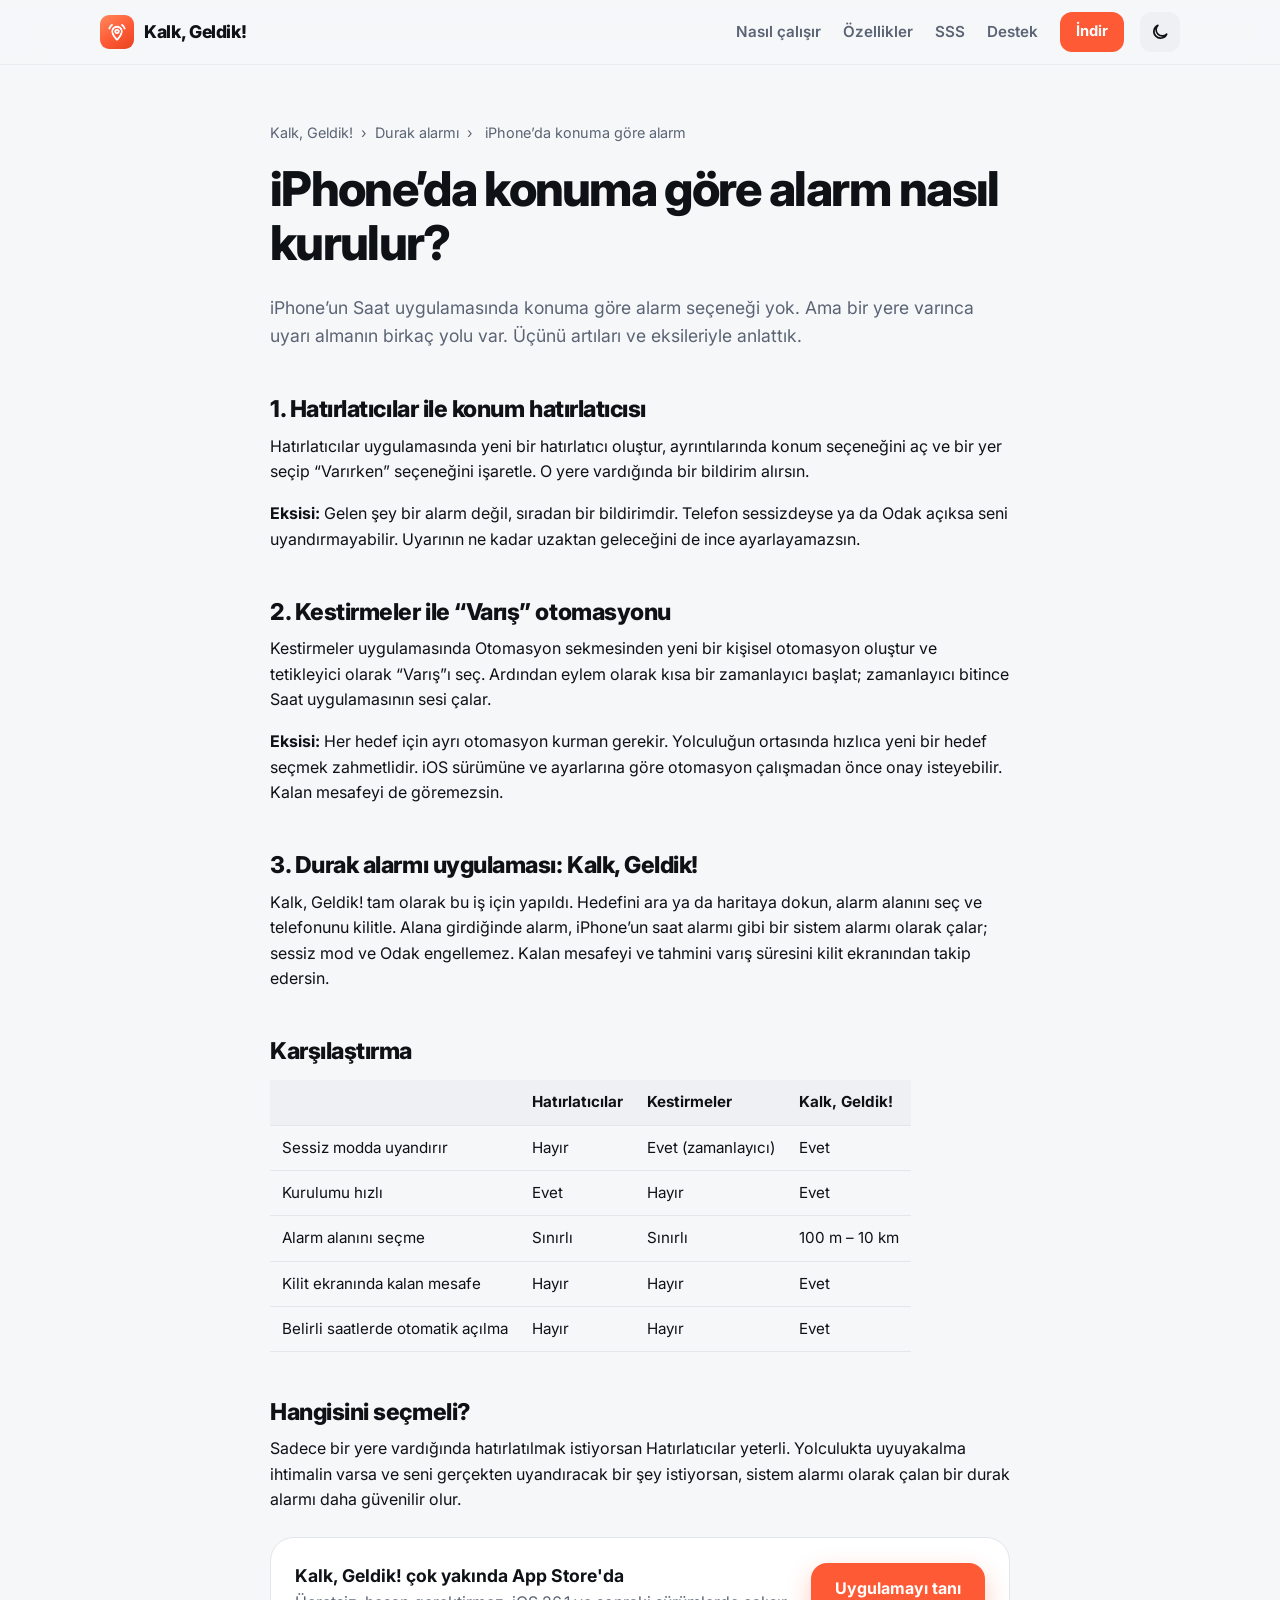
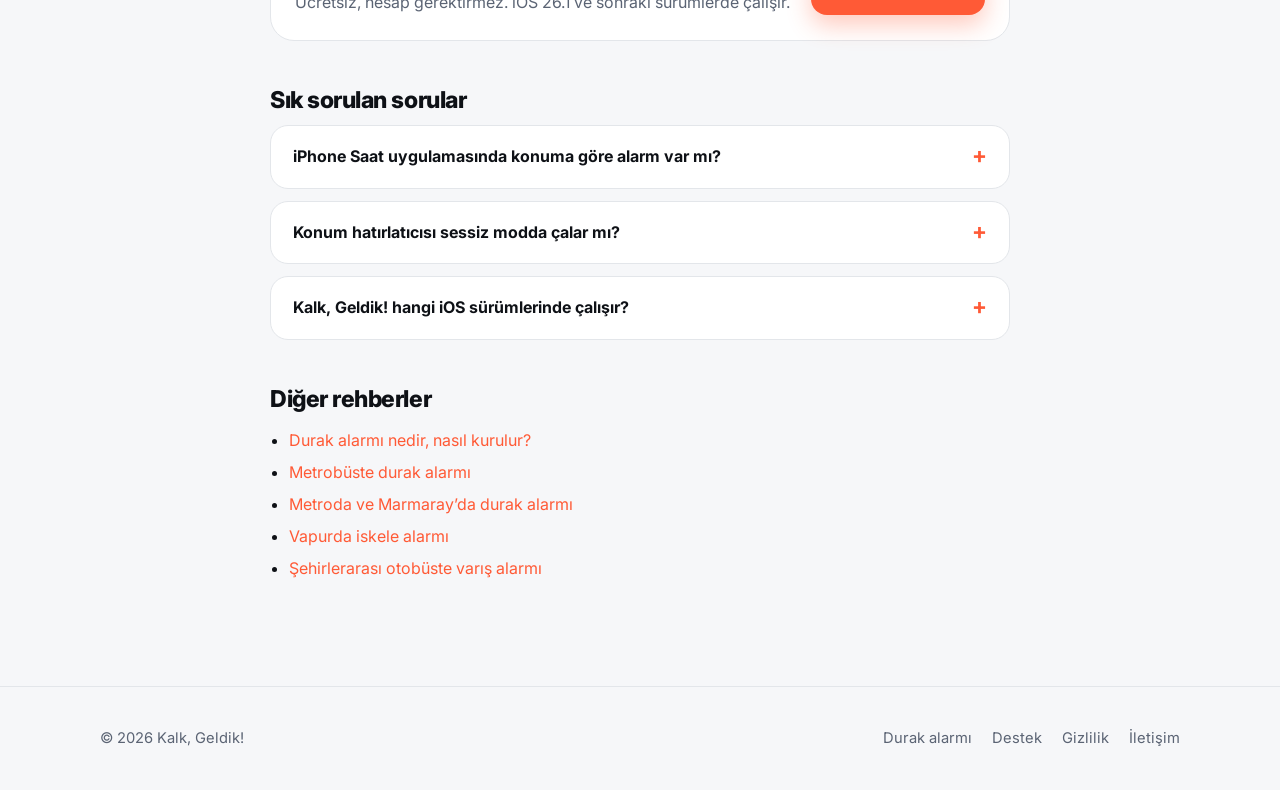
<file: iphone-konuma-gore-alarm.html>
<!doctype html>
<html lang="tr">
<head>
<meta charset="utf-8">
<meta name="viewport" content="width=device-width, initial-scale=1">
<title>iPhone’da Konuma Göre Alarm Nasıl Kurulur? 3 Yöntem — Kalk, Geldik!</title>
<meta name="description" content="iPhone’da bir yere varınca çalan alarm kurmanın yolları: Hatırlatıcılar, Kestirmeler otomasyonu ve durak alarmı uygulaması. Artıları ve eksileriyle karşılaştırma.">
<meta name="theme-color" content="#FF5A36">
<link rel="canonical" href="https://kalkgeldik.com/iphone-konuma-gore-alarm.html">
<meta property="og:type" content="article">
<meta property="og:title" content="iPhone’da Konuma Göre Alarm Nasıl Kurulur? 3 Yöntem — Kalk, Geldik!">
<meta property="og:description" content="iPhone’da bir yere varınca çalan alarm kurmanın yolları: Hatırlatıcılar, Kestirmeler otomasyonu ve durak alarmı uygulaması. Artıları ve eksileriyle karşılaştırma.">
<meta property="og:url" content="https://kalkgeldik.com/iphone-konuma-gore-alarm.html">
<meta property="og:site_name" content="Kalk, Geldik!">
<meta property="og:locale" content="tr_TR">
<meta property="og:image" content="https://kalkgeldik.com/assets/img/og.png">
<meta name="twitter:card" content="summary_large_image">
<link rel="icon" type="image/png" sizes="32x32" href="assets/img/favicon-32.png">
<link rel="apple-touch-icon" href="assets/img/apple-touch-icon.png">
<link rel="preconnect" href="https://fonts.googleapis.com">
<link rel="preconnect" href="https://fonts.gstatic.com" crossorigin>
<link href="https://fonts.googleapis.com/css2?family=Inter:wght@400;600;700;800&display=swap" rel="stylesheet">
<script>try{var t=localStorage.getItem('kg-theme');if(t==='light'||t==='dark')document.documentElement.setAttribute('data-theme',t)}catch(e){}</script>
<link rel="stylesheet" href="assets/css/style.css">
<script type="application/ld+json">
{
 "@context": "https://schema.org",
 "@type": "BreadcrumbList",
 "itemListElement": [
  {
   "@type": "ListItem",
   "position": 1,
   "name": "Kalk, Geldik!",
   "item": "https://kalkgeldik.com/"
  },
  {
   "@type": "ListItem",
   "position": 2,
   "name": "Durak alarmı",
   "item": "https://kalkgeldik.com/durak-alarmi.html"
  },
  {
   "@type": "ListItem",
   "position": 3,
   "name": "iPhone’da konuma göre alarm",
   "item": "https://kalkgeldik.com/iphone-konuma-gore-alarm.html"
  }
 ]
}
</script>
<script type="application/ld+json">
{
 "@context": "https://schema.org",
 "@type": "FAQPage",
 "mainEntity": [
  {
   "@type": "Question",
   "name": "iPhone Saat uygulamasında konuma göre alarm var mı?",
   "acceptedAnswer": {
    "@type": "Answer",
    "text": "Hayır. Saat uygulamasındaki alarmlar yalnızca belirli bir saatte çalar. Konuma göre uyarı için Hatırlatıcılar, Kestirmeler ya da bir durak alarmı uygulaması kullanılabilir."
   }
  },
  {
   "@type": "Question",
   "name": "Konum hatırlatıcısı sessiz modda çalar mı?",
   "acceptedAnswer": {
    "@type": "Answer",
    "text": "Hatırlatıcılar bildirim olarak gelir. Sessiz modda ya da Odak açıkken ses çıkarmayabilir."
   }
  },
  {
   "@type": "Question",
   "name": "Kalk, Geldik! hangi iOS sürümlerinde çalışır?",
   "acceptedAnswer": {
    "@type": "Answer",
    "text": "iOS 26.1 ve sonraki sürümlerde çalışır."
   }
  }
 ]
}
</script>
</head>
<body>
<a class="skip" href="#ana">İçeriğe geç</a>
<header class="site-header">
  <div class="wrap">
    <a class="brand" href="./"><img src="assets/img/icon-256.png" alt="" width="34" height="34">Kalk, Geldik!</a>
    <button class="menu-btn" aria-label="Menü" aria-expanded="false" aria-controls="nav">
      <svg width="26" height="26" viewBox="0 0 24 24" fill="none" stroke="currentColor" stroke-width="2" stroke-linecap="round"><path d="M4 7h16M4 12h16M4 17h16"/></svg>
    </button>
    <nav class="nav" id="nav">
      <a href="./#nasil">Nasıl çalışır</a>
      <a href="./#ozellikler">Özellikler</a>
      <a href="./#sss">SSS</a>
      <a href="destek.html">Destek</a>
      <a class="btn small" href="./#indir">İndir</a>
    </nav>
    <button class="theme-btn" type="button" aria-label="Açık / koyu tema" title="Açık / koyu tema"></button>
  </div>
</header>

<main id="ana" class="doc">
<nav class="crumbs" aria-label="Konum"><a href="./">Kalk, Geldik!</a> <span>›</span> <a href="durak-alarmi.html">Durak alarmı</a> <span>›</span> <span aria-current="page">iPhone’da konuma göre alarm</span></nav>
<h1>iPhone’da konuma göre alarm nasıl kurulur?</h1>
<p class="muted" style="font-size:1.1rem">iPhone’un Saat uygulamasında konuma göre alarm seçeneği yok. Ama bir yere varınca uyarı almanın birkaç yolu var. Üçünü artıları ve eksileriyle anlattık.</p>

<h2>1. Hatırlatıcılar ile konum hatırlatıcısı</h2>
<p>Hatırlatıcılar uygulamasında yeni bir hatırlatıcı oluştur, ayrıntılarında konum seçeneğini aç ve bir yer seçip “Varırken” seçeneğini işaretle. O yere vardığında bir bildirim alırsın.</p>
<p><strong>Eksisi:</strong> Gelen şey bir alarm değil, sıradan bir bildirimdir. Telefon sessizdeyse ya da Odak açıksa seni uyandırmayabilir. Uyarının ne kadar uzaktan geleceğini de ince ayarlayamazsın.</p>

<h2>2. Kestirmeler ile “Varış” otomasyonu</h2>
<p>Kestirmeler uygulamasında Otomasyon sekmesinden yeni bir kişisel otomasyon oluştur ve tetikleyici olarak “Varış”ı seç. Ardından eylem olarak kısa bir zamanlayıcı başlat; zamanlayıcı bitince Saat uygulamasının sesi çalar.</p>
<p><strong>Eksisi:</strong> Her hedef için ayrı otomasyon kurman gerekir. Yolculuğun ortasında hızlıca yeni bir hedef seçmek zahmetlidir. iOS sürümüne ve ayarlarına göre otomasyon çalışmadan önce onay isteyebilir. Kalan mesafeyi de göremezsin.</p>

<h2>3. Durak alarmı uygulaması: Kalk, Geldik!</h2>
<p>Kalk, Geldik! tam olarak bu iş için yapıldı. Hedefini ara ya da haritaya dokun, alarm alanını seç ve telefonunu kilitle. Alana girdiğinde alarm, iPhone’un saat alarmı gibi bir sistem alarmı olarak çalar; sessiz mod ve Odak engellemez. Kalan mesafeyi ve tahmini varış süresini kilit ekranından takip edersin.</p>

<h2>Karşılaştırma</h2>
<table>
  <thead><tr><th></th><th>Hatırlatıcılar</th><th>Kestirmeler</th><th>Kalk, Geldik!</th></tr></thead>
  <tbody>
    <tr><td>Sessiz modda uyandırır</td><td>Hayır</td><td>Evet (zamanlayıcı)</td><td>Evet</td></tr>
    <tr><td>Kurulumu hızlı</td><td>Evet</td><td>Hayır</td><td>Evet</td></tr>
    <tr><td>Alarm alanını seçme</td><td>Sınırlı</td><td>Sınırlı</td><td>100 m – 10 km</td></tr>
    <tr><td>Kilit ekranında kalan mesafe</td><td>Hayır</td><td>Hayır</td><td>Evet</td></tr>
    <tr><td>Belirli saatlerde otomatik açılma</td><td>Hayır</td><td>Hayır</td><td>Evet</td></tr>
  </tbody>
</table>

<h2>Hangisini seçmeli?</h2>
<p>Sadece bir yere vardığında hatırlatılmak istiyorsan Hatırlatıcılar yeterli. Yolculukta uyuyakalma ihtimalin varsa ve seni gerçekten uyandıracak bir şey istiyorsan, sistem alarmı olarak çalan bir durak alarmı daha güvenilir olur.</p>

<div class="card contact-card">
  <div><strong>Kalk, Geldik! çok yakında App Store'da</strong><span class="muted">Ücretsiz, hesap gerektirmez. iOS 26.1 ve sonraki sürümlerde çalışır.</span></div>
  <a class="btn" href="./">Uygulamayı tanı</a>
</div>

<h2>Sık sorulan sorular</h2>
<div class="faq" style="margin-top:12px">
  <details><summary>iPhone Saat uygulamasında konuma göre alarm var mı?</summary><div>
    <p>Hayır. Saat uygulamasındaki alarmlar yalnızca belirli bir saatte çalar. Konuma göre uyarı için Hatırlatıcılar, Kestirmeler ya da bir durak alarmı uygulaması kullanılabilir.</p></div></details>
  <details><summary>Konum hatırlatıcısı sessiz modda çalar mı?</summary><div>
    <p>Hatırlatıcılar bildirim olarak gelir. Sessiz modda ya da Odak açıkken ses çıkarmayabilir.</p></div></details>
  <details><summary>Kalk, Geldik! hangi iOS sürümlerinde çalışır?</summary><div>
    <p>iOS 26.1 ve sonraki sürümlerde çalışır.</p></div></details>
</div>

<h2>Diğer rehberler</h2>
<ul>
  <li><a href="durak-alarmi.html">Durak alarmı nedir, nasıl kurulur?</a></li>
  <li><a href="metrobus-durak-alarmi.html">Metrobüste durak alarmı</a></li>
  <li><a href="metro-marmaray-durak-alarmi.html">Metroda ve Marmaray’da durak alarmı</a></li>
  <li><a href="vapur-iskele-alarmi.html">Vapurda iskele alarmı</a></li>
  <li><a href="sehirlerarasi-otobus-varis-alarmi.html">Şehirlerarası otobüste varış alarmı</a></li>
</ul>
</main>

<footer class="site-footer">
  <div class="wrap">
    <span>© <span data-year>2026</span> Kalk, Geldik!</span>
    <nav>
      <a href="durak-alarmi.html">Durak alarmı</a>
      <a href="destek.html">Destek</a>
      <a href="gizlilik.html">Gizlilik</a>
      <a href="mailto:info@kalkgeldik.com">İletişim</a>
    </nav>
  </div>
</footer>
<script src="assets/js/main.js" defer></script>
</body>
</html>
</file>
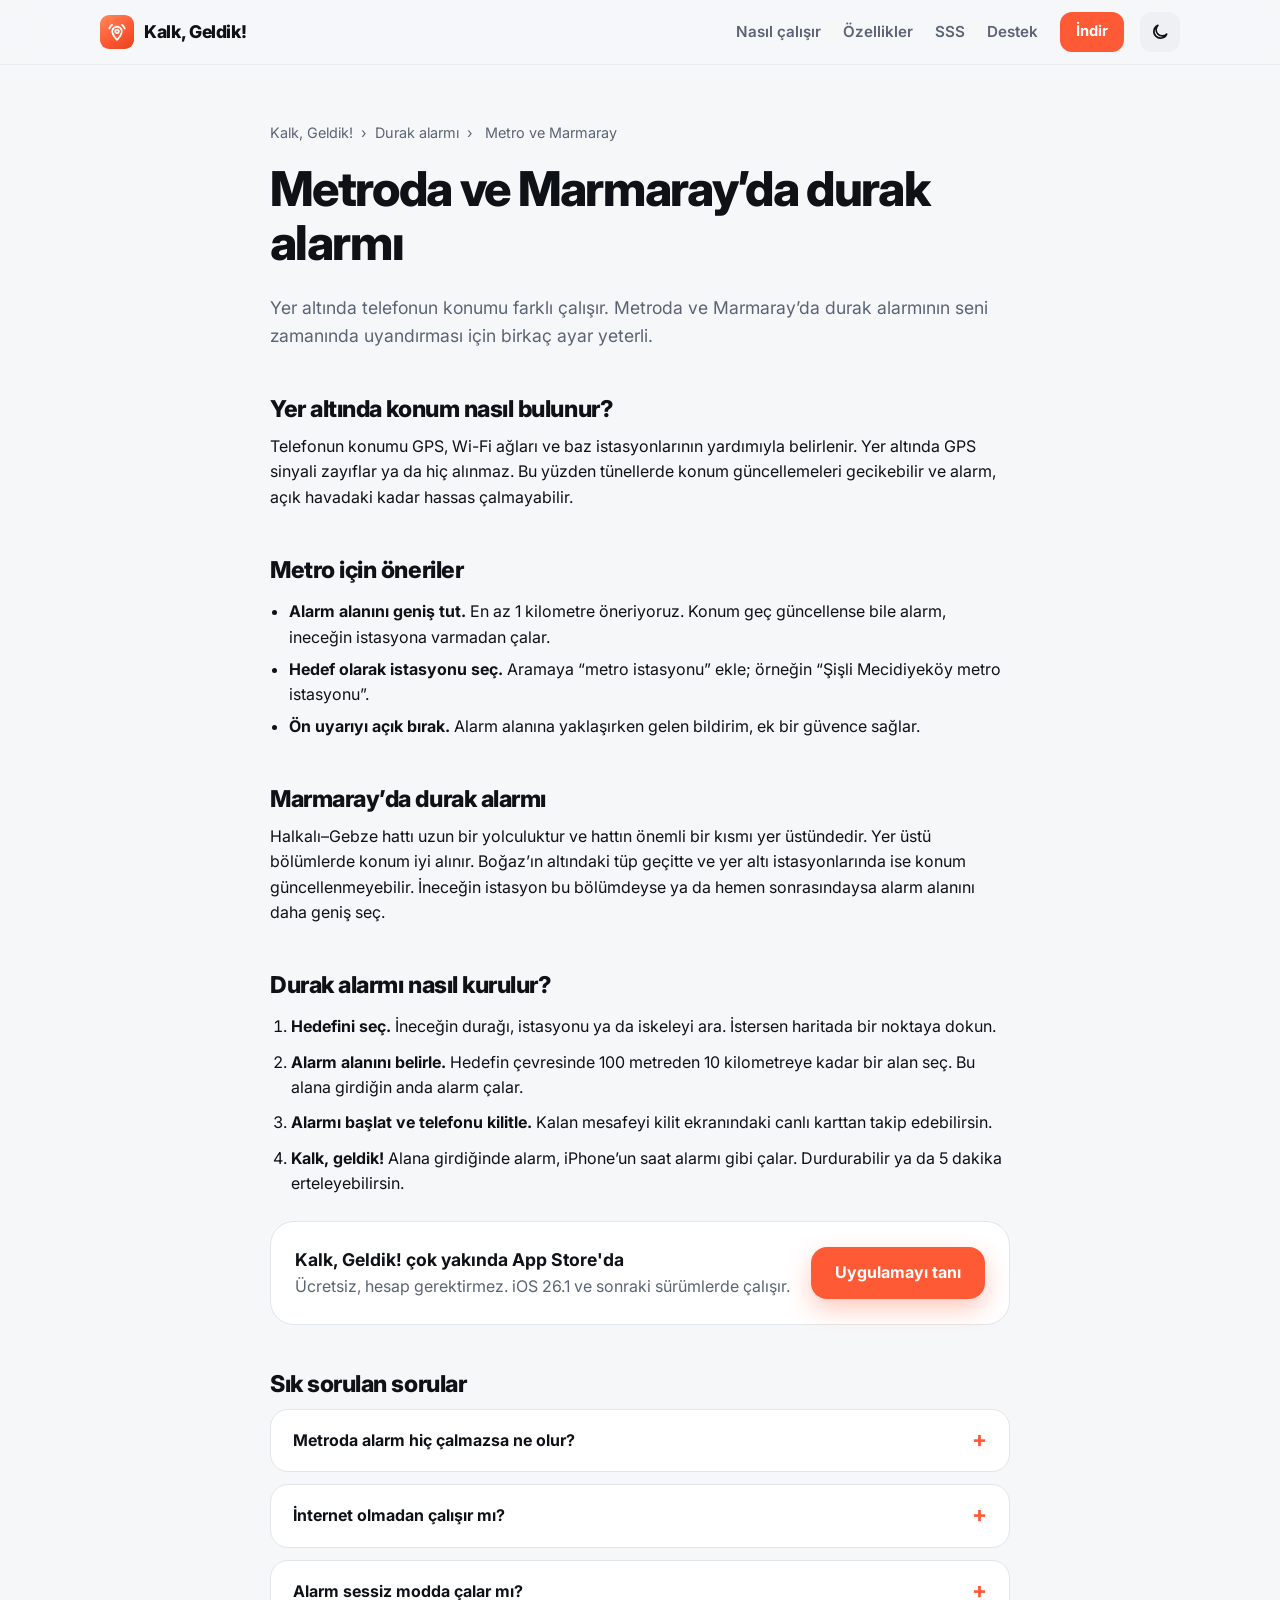
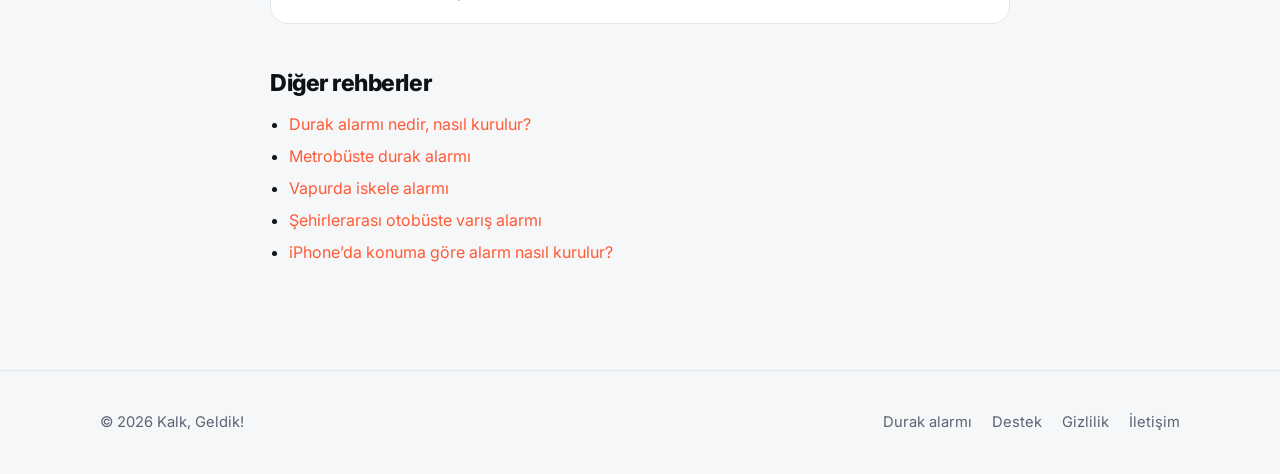
<file: metro-marmaray-durak-alarmi.html>
<!doctype html>
<html lang="tr">
<head>
<meta charset="utf-8">
<meta name="viewport" content="width=device-width, initial-scale=1">
<title>Metro ve Marmaray Durak Alarmı: İstasyonu Kaçırma — Kalk, Geldik!</title>
<meta name="description" content="Metroda ya da Marmaray’da uyuyakalırsan istasyonuna yaklaşınca seni uyandıran durak alarmı. Yer altında konum nasıl çalışır, hangi alan seçilmeli?">
<meta name="theme-color" content="#FF5A36">
<link rel="canonical" href="https://kalkgeldik.com/metro-marmaray-durak-alarmi.html">
<meta property="og:type" content="article">
<meta property="og:title" content="Metro ve Marmaray Durak Alarmı: İstasyonu Kaçırma — Kalk, Geldik!">
<meta property="og:description" content="Metroda ya da Marmaray’da uyuyakalırsan istasyonuna yaklaşınca seni uyandıran durak alarmı. Yer altında konum nasıl çalışır, hangi alan seçilmeli?">
<meta property="og:url" content="https://kalkgeldik.com/metro-marmaray-durak-alarmi.html">
<meta property="og:site_name" content="Kalk, Geldik!">
<meta property="og:locale" content="tr_TR">
<meta property="og:image" content="https://kalkgeldik.com/assets/img/og.png">
<meta name="twitter:card" content="summary_large_image">
<link rel="icon" type="image/png" sizes="32x32" href="assets/img/favicon-32.png">
<link rel="apple-touch-icon" href="assets/img/apple-touch-icon.png">
<link rel="preconnect" href="https://fonts.googleapis.com">
<link rel="preconnect" href="https://fonts.gstatic.com" crossorigin>
<link href="https://fonts.googleapis.com/css2?family=Inter:wght@400;600;700;800&display=swap" rel="stylesheet">
<script>try{var t=localStorage.getItem('kg-theme');if(t==='light'||t==='dark')document.documentElement.setAttribute('data-theme',t)}catch(e){}</script>
<link rel="stylesheet" href="assets/css/style.css">
<script type="application/ld+json">
{
 "@context": "https://schema.org",
 "@type": "BreadcrumbList",
 "itemListElement": [
  {
   "@type": "ListItem",
   "position": 1,
   "name": "Kalk, Geldik!",
   "item": "https://kalkgeldik.com/"
  },
  {
   "@type": "ListItem",
   "position": 2,
   "name": "Durak alarmı",
   "item": "https://kalkgeldik.com/durak-alarmi.html"
  },
  {
   "@type": "ListItem",
   "position": 3,
   "name": "Metro ve Marmaray",
   "item": "https://kalkgeldik.com/metro-marmaray-durak-alarmi.html"
  }
 ]
}
</script>
<script type="application/ld+json">
{
 "@context": "https://schema.org",
 "@type": "FAQPage",
 "mainEntity": [
  {
   "@type": "Question",
   "name": "Metroda alarm hiç çalmazsa ne olur?",
   "acceptedAnswer": {
    "@type": "Answer",
    "text": "Konum güncellenemezse alarm, istasyondan çıktıktan ve konum yeniden alındıktan sonra çalabilir. Bunu önlemek için alarm alanını en az 1 kilometre seç."
   }
  },
  {
   "@type": "Question",
   "name": "İnternet olmadan çalışır mı?",
   "acceptedAnswer": {
    "@type": "Answer",
    "text": "Hedef ararken internet gerekir. Alarm kurulduktan sonra mesafe telefonunda hesaplanır, ancak yer altında konumun doğruluğu Wi-Fi ve baz istasyonlarına bağlıdır."
   }
  },
  {
   "@type": "Question",
   "name": "Alarm sessiz modda çalar mı?",
   "acceptedAnswer": {
    "@type": "Answer",
    "text": "Evet. Alarm, iPhone’un saat alarmı gibi bir sistem alarmı olarak çalar. Sessiz mod ve Odak modları engellemez."
   }
  }
 ]
}
</script>
</head>
<body>
<a class="skip" href="#ana">İçeriğe geç</a>
<header class="site-header">
  <div class="wrap">
    <a class="brand" href="./"><img src="assets/img/icon-256.png" alt="" width="34" height="34">Kalk, Geldik!</a>
    <button class="menu-btn" aria-label="Menü" aria-expanded="false" aria-controls="nav">
      <svg width="26" height="26" viewBox="0 0 24 24" fill="none" stroke="currentColor" stroke-width="2" stroke-linecap="round"><path d="M4 7h16M4 12h16M4 17h16"/></svg>
    </button>
    <nav class="nav" id="nav">
      <a href="./#nasil">Nasıl çalışır</a>
      <a href="./#ozellikler">Özellikler</a>
      <a href="./#sss">SSS</a>
      <a href="destek.html">Destek</a>
      <a class="btn small" href="./#indir">İndir</a>
    </nav>
    <button class="theme-btn" type="button" aria-label="Açık / koyu tema" title="Açık / koyu tema"></button>
  </div>
</header>

<main id="ana" class="doc">
<nav class="crumbs" aria-label="Konum"><a href="./">Kalk, Geldik!</a> <span>›</span> <a href="durak-alarmi.html">Durak alarmı</a> <span>›</span> <span aria-current="page">Metro ve Marmaray</span></nav>
<h1>Metroda ve Marmaray’da durak alarmı</h1>
<p class="muted" style="font-size:1.1rem">Yer altında telefonun konumu farklı çalışır. Metroda ve Marmaray’da durak alarmının seni zamanında uyandırması için birkaç ayar yeterli.</p>

<h2>Yer altında konum nasıl bulunur?</h2>
<p>Telefonun konumu GPS, Wi-Fi ağları ve baz istasyonlarının yardımıyla belirlenir. Yer altında GPS sinyali zayıflar ya da hiç alınmaz. Bu yüzden tünellerde konum güncellemeleri gecikebilir ve alarm, açık havadaki kadar hassas çalmayabilir.</p>

<h2>Metro için öneriler</h2>
<ul>
  <li><strong>Alarm alanını geniş tut.</strong> En az 1 kilometre öneriyoruz. Konum geç güncellense bile alarm, ineceğin istasyona varmadan çalar.</li>
  <li><strong>Hedef olarak istasyonu seç.</strong> Aramaya “metro istasyonu” ekle; örneğin “Şişli Mecidiyeköy metro istasyonu”.</li>
  <li><strong>Ön uyarıyı açık bırak.</strong> Alarm alanına yaklaşırken gelen bildirim, ek bir güvence sağlar.</li>
</ul>

<h2>Marmaray’da durak alarmı</h2>
<p>Halkalı–Gebze hattı uzun bir yolculuktur ve hattın önemli bir kısmı yer üstündedir. Yer üstü bölümlerde konum iyi alınır. Boğaz’ın altındaki tüp geçitte ve yer altı istasyonlarında ise konum güncellenmeyebilir. İneceğin istasyon bu bölümdeyse ya da hemen sonrasındaysa alarm alanını daha geniş seç.</p>

<h2>Durak alarmı nasıl kurulur?</h2>
<ol>
  <li><strong>Hedefini seç.</strong> İneceğin durağı, istasyonu ya da iskeleyi ara. İstersen haritada bir noktaya dokun.</li>
  <li><strong>Alarm alanını belirle.</strong> Hedefin çevresinde 100 metreden 10 kilometreye kadar bir alan seç. Bu alana girdiğin anda alarm çalar.</li>
  <li><strong>Alarmı başlat ve telefonu kilitle.</strong> Kalan mesafeyi kilit ekranındaki canlı karttan takip edebilirsin.</li>
  <li><strong>Kalk, geldik!</strong> Alana girdiğinde alarm, iPhone’un saat alarmı gibi çalar. Durdurabilir ya da 5 dakika erteleyebilirsin.</li>
</ol>

<div class="card contact-card">
  <div><strong>Kalk, Geldik! çok yakında App Store'da</strong><span class="muted">Ücretsiz, hesap gerektirmez. iOS 26.1 ve sonraki sürümlerde çalışır.</span></div>
  <a class="btn" href="./">Uygulamayı tanı</a>
</div>

<h2>Sık sorulan sorular</h2>
<div class="faq" style="margin-top:12px">
  <details><summary>Metroda alarm hiç çalmazsa ne olur?</summary><div>
    <p>Konum güncellenemezse alarm, istasyondan çıktıktan ve konum yeniden alındıktan sonra çalabilir. Bunu önlemek için alarm alanını en az 1 kilometre seç.</p></div></details>
  <details><summary>İnternet olmadan çalışır mı?</summary><div>
    <p>Hedef ararken internet gerekir. Alarm kurulduktan sonra mesafe telefonunda hesaplanır, ancak yer altında konumun doğruluğu Wi-Fi ve baz istasyonlarına bağlıdır.</p></div></details>
  <details><summary>Alarm sessiz modda çalar mı?</summary><div>
    <p>Evet. Alarm, iPhone’un saat alarmı gibi bir sistem alarmı olarak çalar. Sessiz mod ve Odak modları engellemez.</p></div></details>
</div>

<h2>Diğer rehberler</h2>
<ul>
  <li><a href="durak-alarmi.html">Durak alarmı nedir, nasıl kurulur?</a></li>
  <li><a href="metrobus-durak-alarmi.html">Metrobüste durak alarmı</a></li>
  <li><a href="vapur-iskele-alarmi.html">Vapurda iskele alarmı</a></li>
  <li><a href="sehirlerarasi-otobus-varis-alarmi.html">Şehirlerarası otobüste varış alarmı</a></li>
  <li><a href="iphone-konuma-gore-alarm.html">iPhone’da konuma göre alarm nasıl kurulur?</a></li>
</ul>
</main>

<footer class="site-footer">
  <div class="wrap">
    <span>© <span data-year>2026</span> Kalk, Geldik!</span>
    <nav>
      <a href="durak-alarmi.html">Durak alarmı</a>
      <a href="destek.html">Destek</a>
      <a href="gizlilik.html">Gizlilik</a>
      <a href="mailto:info@kalkgeldik.com">İletişim</a>
    </nav>
  </div>
</footer>
<script src="assets/js/main.js" defer></script>
</body>
</html>
</file>
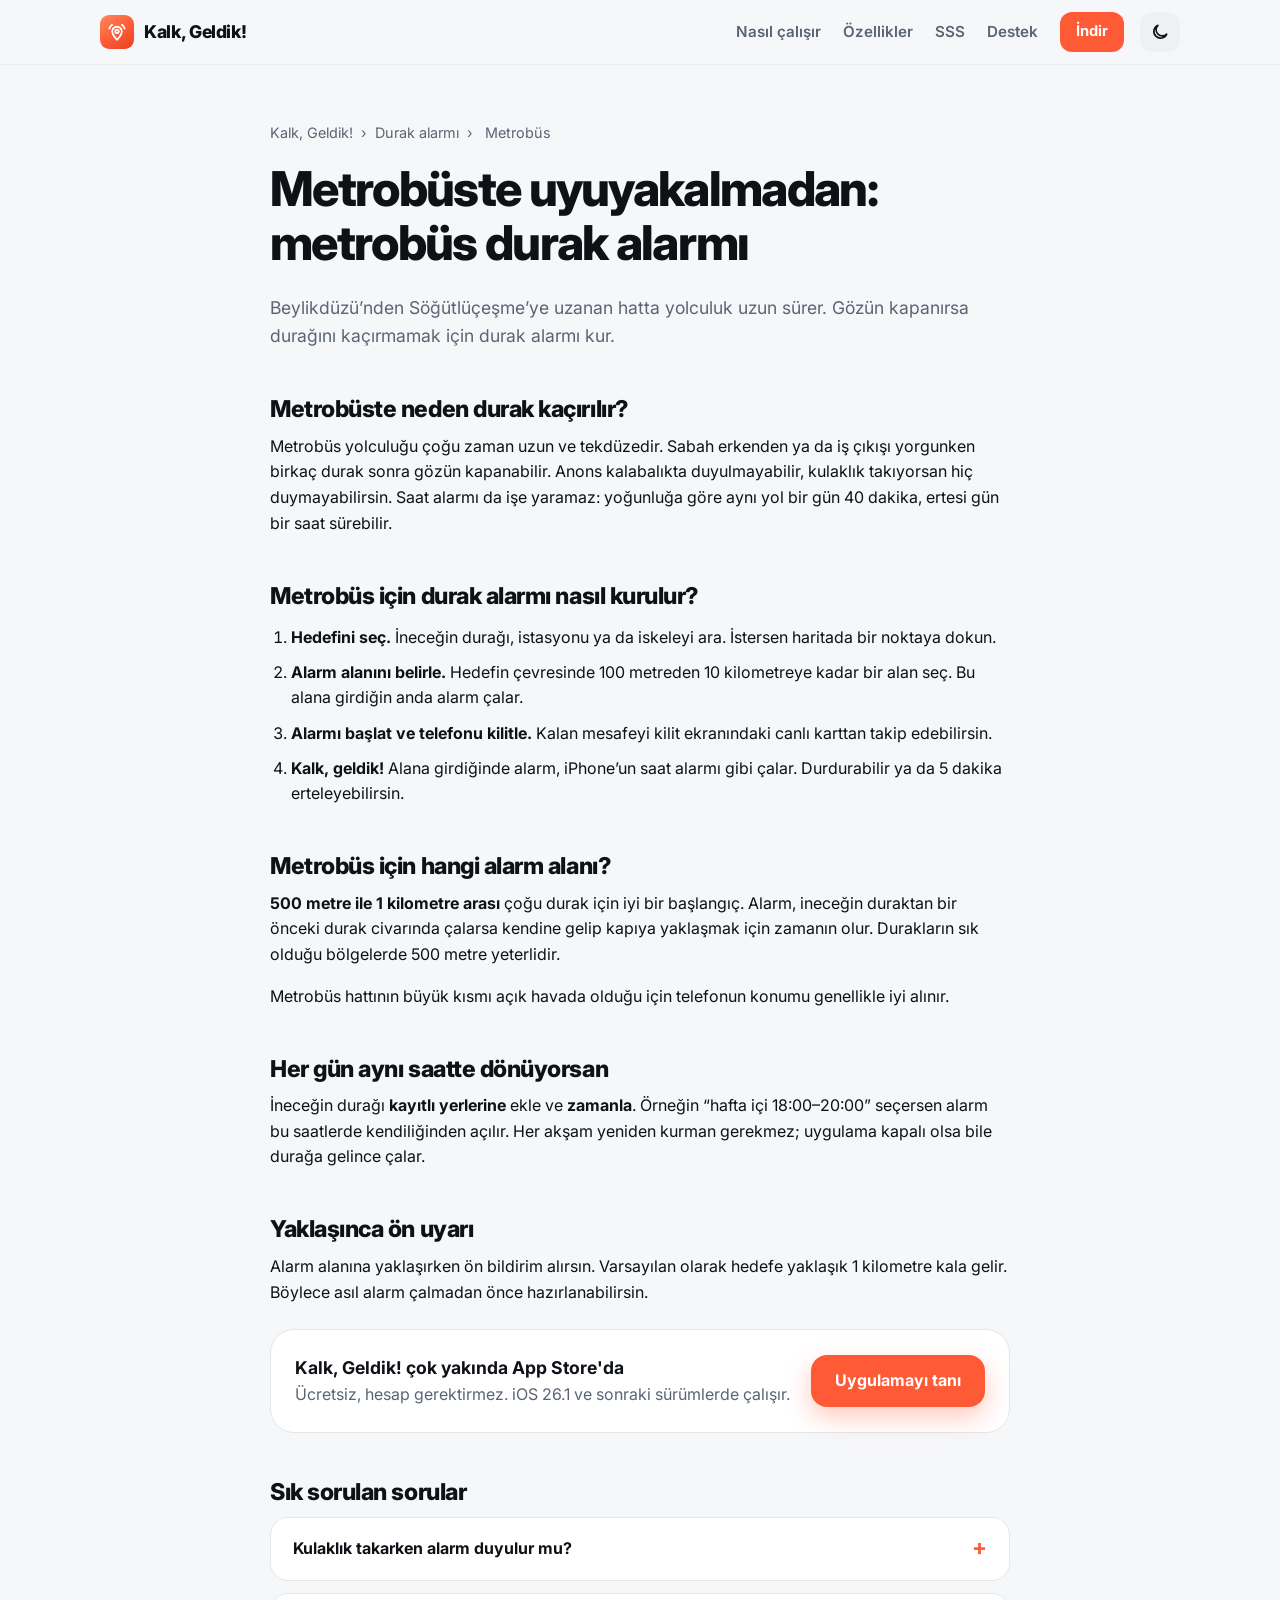
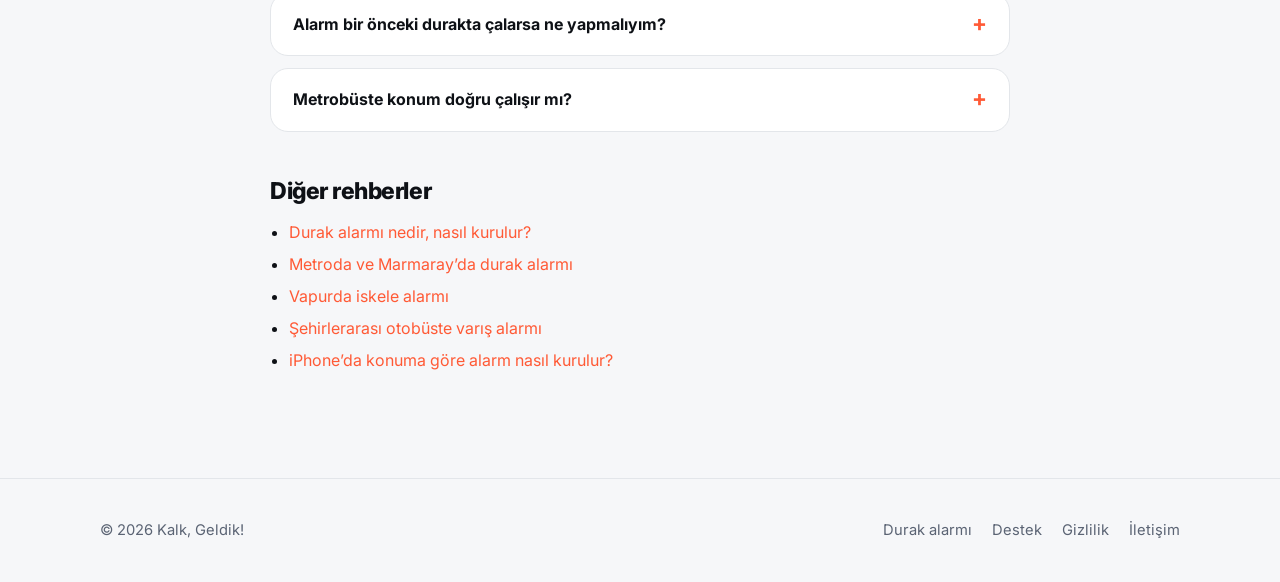
<file: metrobus-durak-alarmi.html>
<!doctype html>
<html lang="tr">
<head>
<meta charset="utf-8">
<meta name="viewport" content="width=device-width, initial-scale=1">
<title>Metrobüste Uyuyakalma: Metrobüs Durak Alarmı — Kalk, Geldik!</title>
<meta name="description" content="Metrobüste uyuyakalıp durağını kaçırma. İneceğin metrobüs durağına yaklaşınca çalan konum alarmı: nasıl kurulur, hangi alan seçilmeli?">
<meta name="theme-color" content="#FF5A36">
<link rel="canonical" href="https://kalkgeldik.com/metrobus-durak-alarmi.html">
<meta property="og:type" content="article">
<meta property="og:title" content="Metrobüste Uyuyakalma: Metrobüs Durak Alarmı — Kalk, Geldik!">
<meta property="og:description" content="Metrobüste uyuyakalıp durağını kaçırma. İneceğin metrobüs durağına yaklaşınca çalan konum alarmı: nasıl kurulur, hangi alan seçilmeli?">
<meta property="og:url" content="https://kalkgeldik.com/metrobus-durak-alarmi.html">
<meta property="og:site_name" content="Kalk, Geldik!">
<meta property="og:locale" content="tr_TR">
<meta property="og:image" content="https://kalkgeldik.com/assets/img/og.png">
<meta name="twitter:card" content="summary_large_image">
<link rel="icon" type="image/png" sizes="32x32" href="assets/img/favicon-32.png">
<link rel="apple-touch-icon" href="assets/img/apple-touch-icon.png">
<link rel="preconnect" href="https://fonts.googleapis.com">
<link rel="preconnect" href="https://fonts.gstatic.com" crossorigin>
<link href="https://fonts.googleapis.com/css2?family=Inter:wght@400;600;700;800&display=swap" rel="stylesheet">
<script>try{var t=localStorage.getItem('kg-theme');if(t==='light'||t==='dark')document.documentElement.setAttribute('data-theme',t)}catch(e){}</script>
<link rel="stylesheet" href="assets/css/style.css">
<script type="application/ld+json">
{
 "@context": "https://schema.org",
 "@type": "BreadcrumbList",
 "itemListElement": [
  {
   "@type": "ListItem",
   "position": 1,
   "name": "Kalk, Geldik!",
   "item": "https://kalkgeldik.com/"
  },
  {
   "@type": "ListItem",
   "position": 2,
   "name": "Durak alarmı",
   "item": "https://kalkgeldik.com/durak-alarmi.html"
  },
  {
   "@type": "ListItem",
   "position": 3,
   "name": "Metrobüs",
   "item": "https://kalkgeldik.com/metrobus-durak-alarmi.html"
  }
 ]
}
</script>
<script type="application/ld+json">
{
 "@context": "https://schema.org",
 "@type": "FAQPage",
 "mainEntity": [
  {
   "@type": "Question",
   "name": "Kulaklık takarken alarm duyulur mu?",
   "acceptedAnswer": {
    "@type": "Answer",
    "text": "Alarm, iPhone’un sistem alarmı olarak çalar. Ses yönlendirmesine göre alarm sesi kulaklığından gelebilir. Ses düzeyini Ayarlar › Ses ve Dokunuş › Zil Sesi ve Uyarılar bölümünden ayarlayabilirsin."
   }
  },
  {
   "@type": "Question",
   "name": "Alarm bir önceki durakta çalarsa ne yapmalıyım?",
   "acceptedAnswer": {
    "@type": "Answer",
    "text": "Alarm alanını küçült. Kayıtlı bir yerin yarıçapını istediğin zaman değiştirebilirsin."
   }
  },
  {
   "@type": "Question",
   "name": "Metrobüste konum doğru çalışır mı?",
   "acceptedAnswer": {
    "@type": "Answer",
    "text": "Hattın büyük bölümü açık havada olduğu için konum genellikle iyi alınır. Köprü altı ve alt geçitlerde kısa gecikmeler olabilir."
   }
  }
 ]
}
</script>
</head>
<body>
<a class="skip" href="#ana">İçeriğe geç</a>
<header class="site-header">
  <div class="wrap">
    <a class="brand" href="./"><img src="assets/img/icon-256.png" alt="" width="34" height="34">Kalk, Geldik!</a>
    <button class="menu-btn" aria-label="Menü" aria-expanded="false" aria-controls="nav">
      <svg width="26" height="26" viewBox="0 0 24 24" fill="none" stroke="currentColor" stroke-width="2" stroke-linecap="round"><path d="M4 7h16M4 12h16M4 17h16"/></svg>
    </button>
    <nav class="nav" id="nav">
      <a href="./#nasil">Nasıl çalışır</a>
      <a href="./#ozellikler">Özellikler</a>
      <a href="./#sss">SSS</a>
      <a href="destek.html">Destek</a>
      <a class="btn small" href="./#indir">İndir</a>
    </nav>
    <button class="theme-btn" type="button" aria-label="Açık / koyu tema" title="Açık / koyu tema"></button>
  </div>
</header>

<main id="ana" class="doc">
<nav class="crumbs" aria-label="Konum"><a href="./">Kalk, Geldik!</a> <span>›</span> <a href="durak-alarmi.html">Durak alarmı</a> <span>›</span> <span aria-current="page">Metrobüs</span></nav>
<h1>Metrobüste uyuyakalmadan: metrobüs durak alarmı</h1>
<p class="muted" style="font-size:1.1rem">Beylikdüzü’nden Söğütlüçeşme’ye uzanan hatta yolculuk uzun sürer. Gözün kapanırsa durağını kaçırmamak için durak alarmı kur.</p>

<h2>Metrobüste neden durak kaçırılır?</h2>
<p>Metrobüs yolculuğu çoğu zaman uzun ve tekdüzedir. Sabah erkenden ya da iş çıkışı yorgunken birkaç durak sonra gözün kapanabilir. Anons kalabalıkta duyulmayabilir, kulaklık takıyorsan hiç duymayabilirsin. Saat alarmı da işe yaramaz: yoğunluğa göre aynı yol bir gün 40 dakika, ertesi gün bir saat sürebilir.</p>

<h2>Metrobüs için durak alarmı nasıl kurulur?</h2>
<ol>
  <li><strong>Hedefini seç.</strong> İneceğin durağı, istasyonu ya da iskeleyi ara. İstersen haritada bir noktaya dokun.</li>
  <li><strong>Alarm alanını belirle.</strong> Hedefin çevresinde 100 metreden 10 kilometreye kadar bir alan seç. Bu alana girdiğin anda alarm çalar.</li>
  <li><strong>Alarmı başlat ve telefonu kilitle.</strong> Kalan mesafeyi kilit ekranındaki canlı karttan takip edebilirsin.</li>
  <li><strong>Kalk, geldik!</strong> Alana girdiğinde alarm, iPhone’un saat alarmı gibi çalar. Durdurabilir ya da 5 dakika erteleyebilirsin.</li>
</ol>

<h2>Metrobüs için hangi alarm alanı?</h2>
<p><strong>500 metre ile 1 kilometre arası</strong> çoğu durak için iyi bir başlangıç. Alarm, ineceğin duraktan bir önceki durak civarında çalarsa kendine gelip kapıya yaklaşmak için zamanın olur. Durakların sık olduğu bölgelerde 500 metre yeterlidir.</p>
<p>Metrobüs hattının büyük kısmı açık havada olduğu için telefonun konumu genellikle iyi alınır.</p>

<h2>Her gün aynı saatte dönüyorsan</h2>
<p>İneceğin durağı <strong>kayıtlı yerlerine</strong> ekle ve <strong>zamanla</strong>. Örneğin “hafta içi 18:00–20:00” seçersen alarm bu saatlerde kendiliğinden açılır. Her akşam yeniden kurman gerekmez; uygulama kapalı olsa bile durağa gelince çalar.</p>

<h2>Yaklaşınca ön uyarı</h2>
<p>Alarm alanına yaklaşırken ön bildirim alırsın. Varsayılan olarak hedefe yaklaşık 1 kilometre kala gelir. Böylece asıl alarm çalmadan önce hazırlanabilirsin.</p>

<div class="card contact-card">
  <div><strong>Kalk, Geldik! çok yakında App Store'da</strong><span class="muted">Ücretsiz, hesap gerektirmez. iOS 26.1 ve sonraki sürümlerde çalışır.</span></div>
  <a class="btn" href="./">Uygulamayı tanı</a>
</div>

<h2>Sık sorulan sorular</h2>
<div class="faq" style="margin-top:12px">
  <details><summary>Kulaklık takarken alarm duyulur mu?</summary><div>
    <p>Alarm, iPhone’un sistem alarmı olarak çalar. Ses yönlendirmesine göre alarm sesi kulaklığından gelebilir. Ses düzeyini Ayarlar › Ses ve Dokunuş › Zil Sesi ve Uyarılar bölümünden ayarlayabilirsin.</p></div></details>
  <details><summary>Alarm bir önceki durakta çalarsa ne yapmalıyım?</summary><div>
    <p>Alarm alanını küçült. Kayıtlı bir yerin yarıçapını istediğin zaman değiştirebilirsin.</p></div></details>
  <details><summary>Metrobüste konum doğru çalışır mı?</summary><div>
    <p>Hattın büyük bölümü açık havada olduğu için konum genellikle iyi alınır. Köprü altı ve alt geçitlerde kısa gecikmeler olabilir.</p></div></details>
</div>

<h2>Diğer rehberler</h2>
<ul>
  <li><a href="durak-alarmi.html">Durak alarmı nedir, nasıl kurulur?</a></li>
  <li><a href="metro-marmaray-durak-alarmi.html">Metroda ve Marmaray’da durak alarmı</a></li>
  <li><a href="vapur-iskele-alarmi.html">Vapurda iskele alarmı</a></li>
  <li><a href="sehirlerarasi-otobus-varis-alarmi.html">Şehirlerarası otobüste varış alarmı</a></li>
  <li><a href="iphone-konuma-gore-alarm.html">iPhone’da konuma göre alarm nasıl kurulur?</a></li>
</ul>
</main>

<footer class="site-footer">
  <div class="wrap">
    <span>© <span data-year>2026</span> Kalk, Geldik!</span>
    <nav>
      <a href="durak-alarmi.html">Durak alarmı</a>
      <a href="destek.html">Destek</a>
      <a href="gizlilik.html">Gizlilik</a>
      <a href="mailto:info@kalkgeldik.com">İletişim</a>
    </nav>
  </div>
</footer>
<script src="assets/js/main.js" defer></script>
</body>
</html>
</file>
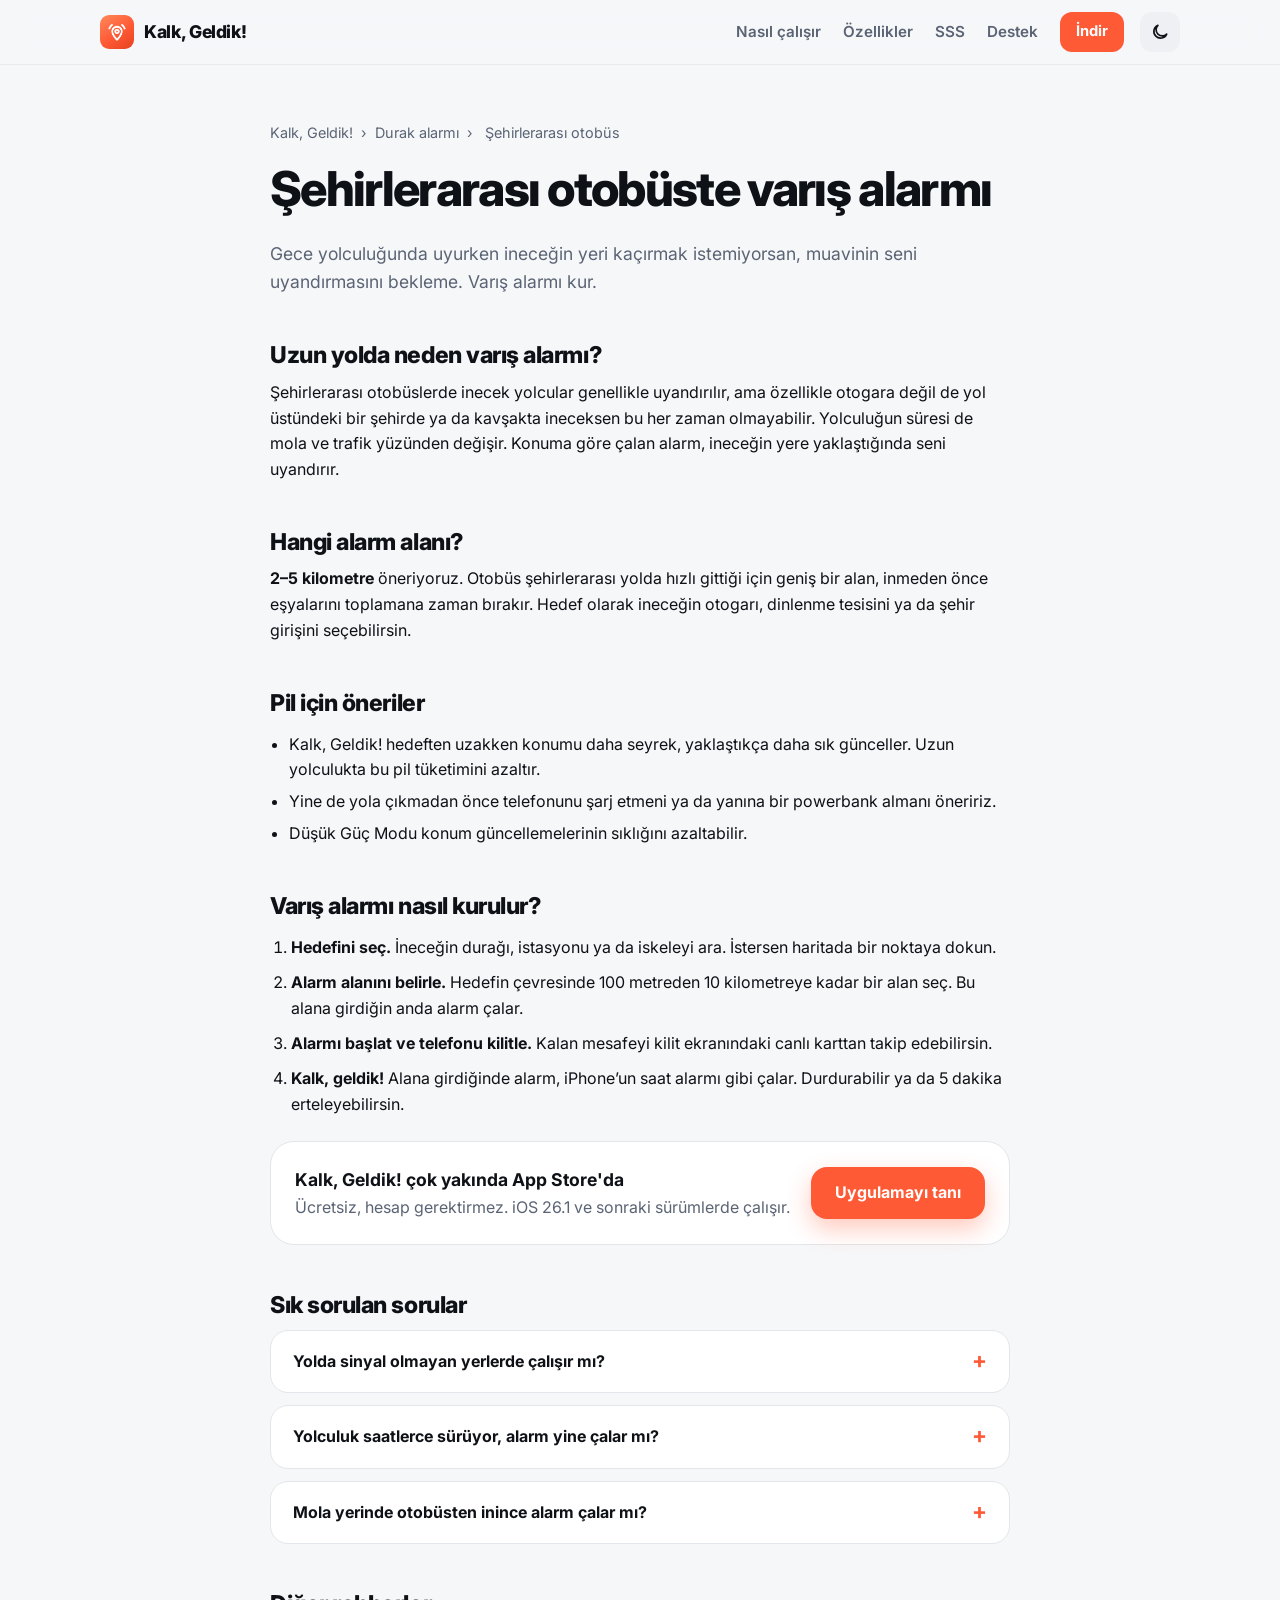
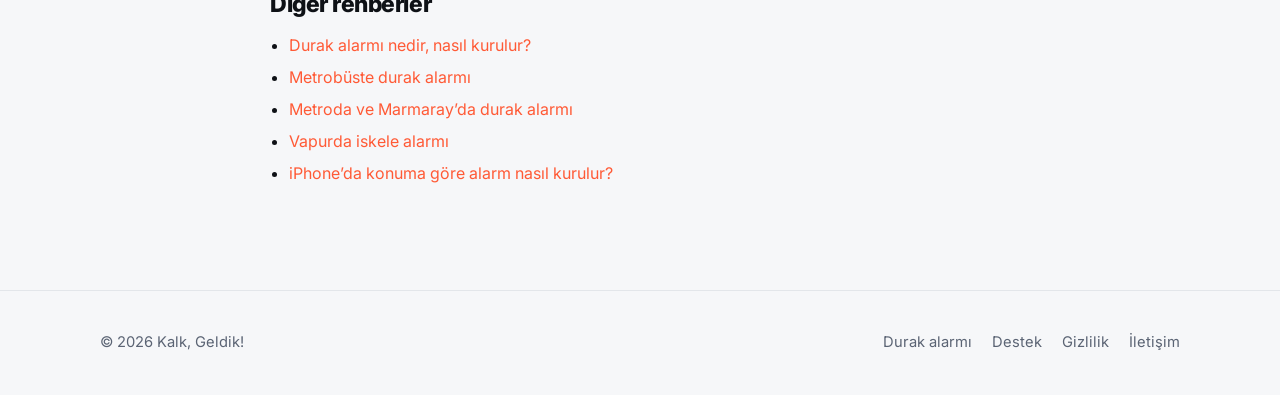
<file: sehirlerarasi-otobus-varis-alarmi.html>
<!doctype html>
<html lang="tr">
<head>
<meta charset="utf-8">
<meta name="viewport" content="width=device-width, initial-scale=1">
<title>Şehirlerarası Otobüste Varış Alarmı: İneceğin Yeri Kaçırma — Kalk, Geldik!</title>
<meta name="description" content="Gece otobüsünde uyurken ineceğin şehri ya da otogarı kaçırma. Hedefe yaklaşınca seni uyandıran varış alarmı ve uzun yolculuk için öneriler.">
<meta name="theme-color" content="#FF5A36">
<link rel="canonical" href="https://kalkgeldik.com/sehirlerarasi-otobus-varis-alarmi.html">
<meta property="og:type" content="article">
<meta property="og:title" content="Şehirlerarası Otobüste Varış Alarmı: İneceğin Yeri Kaçırma — Kalk, Geldik!">
<meta property="og:description" content="Gece otobüsünde uyurken ineceğin şehri ya da otogarı kaçırma. Hedefe yaklaşınca seni uyandıran varış alarmı ve uzun yolculuk için öneriler.">
<meta property="og:url" content="https://kalkgeldik.com/sehirlerarasi-otobus-varis-alarmi.html">
<meta property="og:site_name" content="Kalk, Geldik!">
<meta property="og:locale" content="tr_TR">
<meta property="og:image" content="https://kalkgeldik.com/assets/img/og.png">
<meta name="twitter:card" content="summary_large_image">
<link rel="icon" type="image/png" sizes="32x32" href="assets/img/favicon-32.png">
<link rel="apple-touch-icon" href="assets/img/apple-touch-icon.png">
<link rel="preconnect" href="https://fonts.googleapis.com">
<link rel="preconnect" href="https://fonts.gstatic.com" crossorigin>
<link href="https://fonts.googleapis.com/css2?family=Inter:wght@400;600;700;800&display=swap" rel="stylesheet">
<script>try{var t=localStorage.getItem('kg-theme');if(t==='light'||t==='dark')document.documentElement.setAttribute('data-theme',t)}catch(e){}</script>
<link rel="stylesheet" href="assets/css/style.css">
<script type="application/ld+json">
{
 "@context": "https://schema.org",
 "@type": "BreadcrumbList",
 "itemListElement": [
  {
   "@type": "ListItem",
   "position": 1,
   "name": "Kalk, Geldik!",
   "item": "https://kalkgeldik.com/"
  },
  {
   "@type": "ListItem",
   "position": 2,
   "name": "Durak alarmı",
   "item": "https://kalkgeldik.com/durak-alarmi.html"
  },
  {
   "@type": "ListItem",
   "position": 3,
   "name": "Şehirlerarası otobüs",
   "item": "https://kalkgeldik.com/sehirlerarasi-otobus-varis-alarmi.html"
  }
 ]
}
</script>
<script type="application/ld+json">
{
 "@context": "https://schema.org",
 "@type": "FAQPage",
 "mainEntity": [
  {
   "@type": "Question",
   "name": "Yolda sinyal olmayan yerlerde çalışır mı?",
   "acceptedAnswer": {
    "@type": "Answer",
    "text": "Konum GPS ile alınır, bu yüzden mobil veri olmasa da çoğu zaman çalışır. Hedef aramak için ise internet gerekir; hedefi yola çıkmadan seçmeni öneririz."
   }
  },
  {
   "@type": "Question",
   "name": "Yolculuk saatlerce sürüyor, alarm yine çalar mı?",
   "acceptedAnswer": {
    "@type": "Answer",
    "text": "Evet. Alarm, sen durdurana ya da hedefe varana kadar etkin kalır. Telefonunu kilitleyebilirsin."
   }
  },
  {
   "@type": "Question",
   "name": "Mola yerinde otobüsten inince alarm çalar mı?",
   "acceptedAnswer": {
    "@type": "Answer",
    "text": "Hayır. Alarm yalnızca seçtiğin hedefin alarm alanına girdiğinde çalar."
   }
  }
 ]
}
</script>
</head>
<body>
<a class="skip" href="#ana">İçeriğe geç</a>
<header class="site-header">
  <div class="wrap">
    <a class="brand" href="./"><img src="assets/img/icon-256.png" alt="" width="34" height="34">Kalk, Geldik!</a>
    <button class="menu-btn" aria-label="Menü" aria-expanded="false" aria-controls="nav">
      <svg width="26" height="26" viewBox="0 0 24 24" fill="none" stroke="currentColor" stroke-width="2" stroke-linecap="round"><path d="M4 7h16M4 12h16M4 17h16"/></svg>
    </button>
    <nav class="nav" id="nav">
      <a href="./#nasil">Nasıl çalışır</a>
      <a href="./#ozellikler">Özellikler</a>
      <a href="./#sss">SSS</a>
      <a href="destek.html">Destek</a>
      <a class="btn small" href="./#indir">İndir</a>
    </nav>
    <button class="theme-btn" type="button" aria-label="Açık / koyu tema" title="Açık / koyu tema"></button>
  </div>
</header>

<main id="ana" class="doc">
<nav class="crumbs" aria-label="Konum"><a href="./">Kalk, Geldik!</a> <span>›</span> <a href="durak-alarmi.html">Durak alarmı</a> <span>›</span> <span aria-current="page">Şehirlerarası otobüs</span></nav>
<h1>Şehirlerarası otobüste varış alarmı</h1>
<p class="muted" style="font-size:1.1rem">Gece yolculuğunda uyurken ineceğin yeri kaçırmak istemiyorsan, muavinin seni uyandırmasını bekleme. Varış alarmı kur.</p>

<h2>Uzun yolda neden varış alarmı?</h2>
<p>Şehirlerarası otobüslerde inecek yolcular genellikle uyandırılır, ama özellikle otogara değil de yol üstündeki bir şehirde ya da kavşakta ineceksen bu her zaman olmayabilir. Yolculuğun süresi de mola ve trafik yüzünden değişir. Konuma göre çalan alarm, ineceğin yere yaklaştığında seni uyandırır.</p>

<h2>Hangi alarm alanı?</h2>
<p><strong>2–5 kilometre</strong> öneriyoruz. Otobüs şehirlerarası yolda hızlı gittiği için geniş bir alan, inmeden önce eşyalarını toplamana zaman bırakır. Hedef olarak ineceğin otogarı, dinlenme tesisini ya da şehir girişini seçebilirsin.</p>

<h2>Pil için öneriler</h2>
<ul>
  <li>Kalk, Geldik! hedeften uzakken konumu daha seyrek, yaklaştıkça daha sık günceller. Uzun yolculukta bu pil tüketimini azaltır.</li>
  <li>Yine de yola çıkmadan önce telefonunu şarj etmeni ya da yanına bir powerbank almanı öneririz.</li>
  <li>Düşük Güç Modu konum güncellemelerinin sıklığını azaltabilir.</li>
</ul>

<h2>Varış alarmı nasıl kurulur?</h2>
<ol>
  <li><strong>Hedefini seç.</strong> İneceğin durağı, istasyonu ya da iskeleyi ara. İstersen haritada bir noktaya dokun.</li>
  <li><strong>Alarm alanını belirle.</strong> Hedefin çevresinde 100 metreden 10 kilometreye kadar bir alan seç. Bu alana girdiğin anda alarm çalar.</li>
  <li><strong>Alarmı başlat ve telefonu kilitle.</strong> Kalan mesafeyi kilit ekranındaki canlı karttan takip edebilirsin.</li>
  <li><strong>Kalk, geldik!</strong> Alana girdiğinde alarm, iPhone’un saat alarmı gibi çalar. Durdurabilir ya da 5 dakika erteleyebilirsin.</li>
</ol>

<div class="card contact-card">
  <div><strong>Kalk, Geldik! çok yakında App Store'da</strong><span class="muted">Ücretsiz, hesap gerektirmez. iOS 26.1 ve sonraki sürümlerde çalışır.</span></div>
  <a class="btn" href="./">Uygulamayı tanı</a>
</div>

<h2>Sık sorulan sorular</h2>
<div class="faq" style="margin-top:12px">
  <details><summary>Yolda sinyal olmayan yerlerde çalışır mı?</summary><div>
    <p>Konum GPS ile alınır, bu yüzden mobil veri olmasa da çoğu zaman çalışır. Hedef aramak için ise internet gerekir; hedefi yola çıkmadan seçmeni öneririz.</p></div></details>
  <details><summary>Yolculuk saatlerce sürüyor, alarm yine çalar mı?</summary><div>
    <p>Evet. Alarm, sen durdurana ya da hedefe varana kadar etkin kalır. Telefonunu kilitleyebilirsin.</p></div></details>
  <details><summary>Mola yerinde otobüsten inince alarm çalar mı?</summary><div>
    <p>Hayır. Alarm yalnızca seçtiğin hedefin alarm alanına girdiğinde çalar.</p></div></details>
</div>

<h2>Diğer rehberler</h2>
<ul>
  <li><a href="durak-alarmi.html">Durak alarmı nedir, nasıl kurulur?</a></li>
  <li><a href="metrobus-durak-alarmi.html">Metrobüste durak alarmı</a></li>
  <li><a href="metro-marmaray-durak-alarmi.html">Metroda ve Marmaray’da durak alarmı</a></li>
  <li><a href="vapur-iskele-alarmi.html">Vapurda iskele alarmı</a></li>
  <li><a href="iphone-konuma-gore-alarm.html">iPhone’da konuma göre alarm nasıl kurulur?</a></li>
</ul>
</main>

<footer class="site-footer">
  <div class="wrap">
    <span>© <span data-year>2026</span> Kalk, Geldik!</span>
    <nav>
      <a href="durak-alarmi.html">Durak alarmı</a>
      <a href="destek.html">Destek</a>
      <a href="gizlilik.html">Gizlilik</a>
      <a href="mailto:info@kalkgeldik.com">İletişim</a>
    </nav>
  </div>
</footer>
<script src="assets/js/main.js" defer></script>
</body>
</html>
</file>
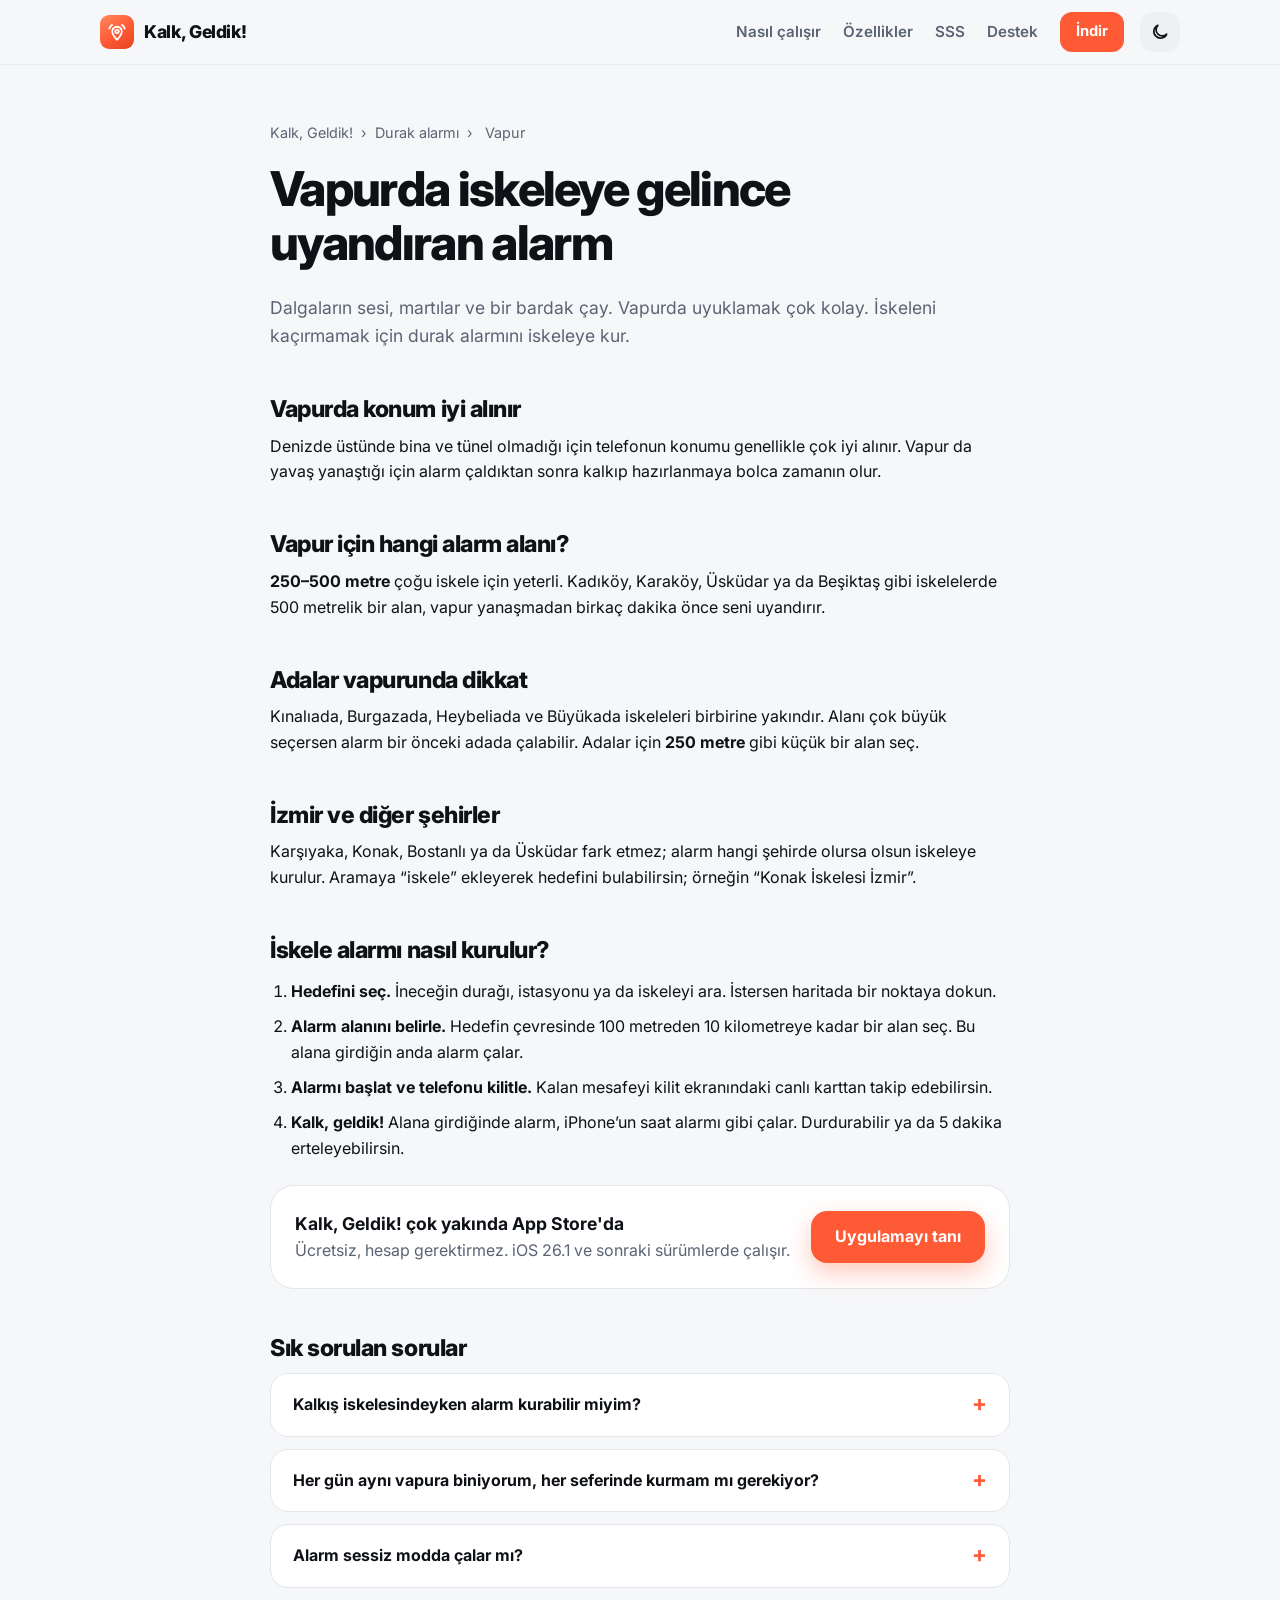
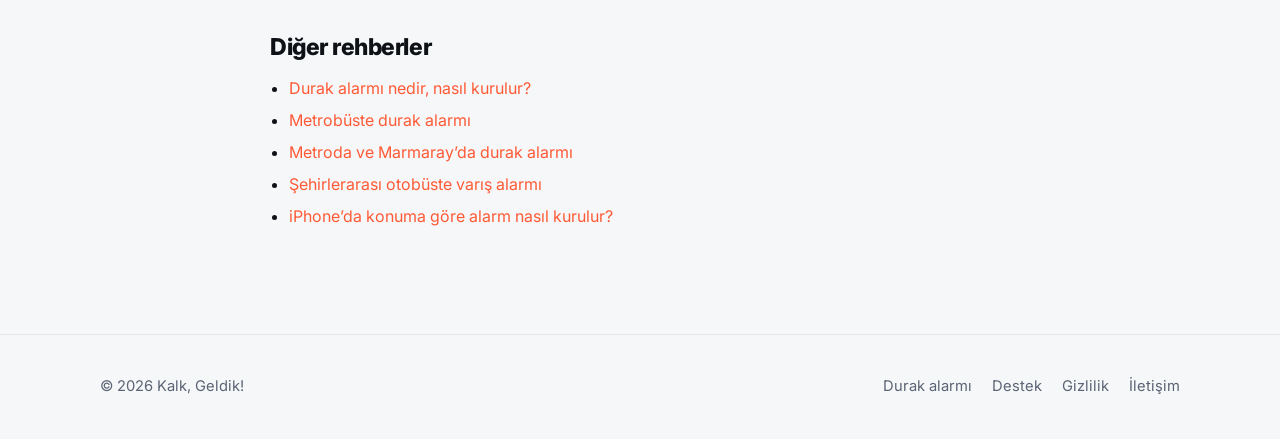
<file: vapur-iskele-alarmi.html>
<!doctype html>
<html lang="tr">
<head>
<meta charset="utf-8">
<meta name="viewport" content="width=device-width, initial-scale=1">
<title>Vapurda Uyuyakalma: İskeleye Gelince Çalan Alarm — Kalk, Geldik!</title>
<meta name="description" content="Vapurda gözün kapandıysa iskeleni kaçırma. İneceğin iskeleye yaklaşınca çalan konum alarmı: Kadıköy, Karaköy, Üsküdar, Adalar ve İzmir vapurları için öneriler.">
<meta name="theme-color" content="#FF5A36">
<link rel="canonical" href="https://kalkgeldik.com/vapur-iskele-alarmi.html">
<meta property="og:type" content="article">
<meta property="og:title" content="Vapurda Uyuyakalma: İskeleye Gelince Çalan Alarm — Kalk, Geldik!">
<meta property="og:description" content="Vapurda gözün kapandıysa iskeleni kaçırma. İneceğin iskeleye yaklaşınca çalan konum alarmı: Kadıköy, Karaköy, Üsküdar, Adalar ve İzmir vapurları için öneriler.">
<meta property="og:url" content="https://kalkgeldik.com/vapur-iskele-alarmi.html">
<meta property="og:site_name" content="Kalk, Geldik!">
<meta property="og:locale" content="tr_TR">
<meta property="og:image" content="https://kalkgeldik.com/assets/img/og.png">
<meta name="twitter:card" content="summary_large_image">
<link rel="icon" type="image/png" sizes="32x32" href="assets/img/favicon-32.png">
<link rel="apple-touch-icon" href="assets/img/apple-touch-icon.png">
<link rel="preconnect" href="https://fonts.googleapis.com">
<link rel="preconnect" href="https://fonts.gstatic.com" crossorigin>
<link href="https://fonts.googleapis.com/css2?family=Inter:wght@400;600;700;800&display=swap" rel="stylesheet">
<script>try{var t=localStorage.getItem('kg-theme');if(t==='light'||t==='dark')document.documentElement.setAttribute('data-theme',t)}catch(e){}</script>
<link rel="stylesheet" href="assets/css/style.css">
<script type="application/ld+json">
{
 "@context": "https://schema.org",
 "@type": "BreadcrumbList",
 "itemListElement": [
  {
   "@type": "ListItem",
   "position": 1,
   "name": "Kalk, Geldik!",
   "item": "https://kalkgeldik.com/"
  },
  {
   "@type": "ListItem",
   "position": 2,
   "name": "Durak alarmı",
   "item": "https://kalkgeldik.com/durak-alarmi.html"
  },
  {
   "@type": "ListItem",
   "position": 3,
   "name": "Vapur",
   "item": "https://kalkgeldik.com/vapur-iskele-alarmi.html"
  }
 ]
}
</script>
<script type="application/ld+json">
{
 "@context": "https://schema.org",
 "@type": "FAQPage",
 "mainEntity": [
  {
   "@type": "Question",
   "name": "Kalkış iskelesindeyken alarm kurabilir miyim?",
   "acceptedAnswer": {
    "@type": "Answer",
    "text": "Evet, hedefin ineceğin iskele olduğu sürece kurabilirsin. Yalnızca o anda hedefin alarm alanının içindeysen alarm kurulmaz."
   }
  },
  {
   "@type": "Question",
   "name": "Her gün aynı vapura biniyorum, her seferinde kurmam mı gerekiyor?",
   "acceptedAnswer": {
    "@type": "Answer",
    "text": "Hayır. İskeleyi kayıtlı yerlerine ekleyip zamanlayabilirsin. Örneğin “hafta içi 08:00–09:30” seçersen alarm bu saatlerde kendiliğinden açılır."
   }
  },
  {
   "@type": "Question",
   "name": "Alarm sessiz modda çalar mı?",
   "acceptedAnswer": {
    "@type": "Answer",
    "text": "Evet. Alarm, iPhone’un saat alarmı gibi bir sistem alarmı olarak çalar."
   }
  }
 ]
}
</script>
</head>
<body>
<a class="skip" href="#ana">İçeriğe geç</a>
<header class="site-header">
  <div class="wrap">
    <a class="brand" href="./"><img src="assets/img/icon-256.png" alt="" width="34" height="34">Kalk, Geldik!</a>
    <button class="menu-btn" aria-label="Menü" aria-expanded="false" aria-controls="nav">
      <svg width="26" height="26" viewBox="0 0 24 24" fill="none" stroke="currentColor" stroke-width="2" stroke-linecap="round"><path d="M4 7h16M4 12h16M4 17h16"/></svg>
    </button>
    <nav class="nav" id="nav">
      <a href="./#nasil">Nasıl çalışır</a>
      <a href="./#ozellikler">Özellikler</a>
      <a href="./#sss">SSS</a>
      <a href="destek.html">Destek</a>
      <a class="btn small" href="./#indir">İndir</a>
    </nav>
    <button class="theme-btn" type="button" aria-label="Açık / koyu tema" title="Açık / koyu tema"></button>
  </div>
</header>

<main id="ana" class="doc">
<nav class="crumbs" aria-label="Konum"><a href="./">Kalk, Geldik!</a> <span>›</span> <a href="durak-alarmi.html">Durak alarmı</a> <span>›</span> <span aria-current="page">Vapur</span></nav>
<h1>Vapurda iskeleye gelince uyandıran alarm</h1>
<p class="muted" style="font-size:1.1rem">Dalgaların sesi, martılar ve bir bardak çay. Vapurda uyuklamak çok kolay. İskeleni kaçırmamak için durak alarmını iskeleye kur.</p>

<h2>Vapurda konum iyi alınır</h2>
<p>Denizde üstünde bina ve tünel olmadığı için telefonun konumu genellikle çok iyi alınır. Vapur da yavaş yanaştığı için alarm çaldıktan sonra kalkıp hazırlanmaya bolca zamanın olur.</p>

<h2>Vapur için hangi alarm alanı?</h2>
<p><strong>250–500 metre</strong> çoğu iskele için yeterli. Kadıköy, Karaköy, Üsküdar ya da Beşiktaş gibi iskelelerde 500 metrelik bir alan, vapur yanaşmadan birkaç dakika önce seni uyandırır.</p>

<h2>Adalar vapurunda dikkat</h2>
<p>Kınalıada, Burgazada, Heybeliada ve Büyükada iskeleleri birbirine yakındır. Alanı çok büyük seçersen alarm bir önceki adada çalabilir. Adalar için <strong>250 metre</strong> gibi küçük bir alan seç.</p>

<h2>İzmir ve diğer şehirler</h2>
<p>Karşıyaka, Konak, Bostanlı ya da Üsküdar fark etmez; alarm hangi şehirde olursa olsun iskeleye kurulur. Aramaya “iskele” ekleyerek hedefini bulabilirsin; örneğin “Konak İskelesi İzmir”.</p>

<h2>İskele alarmı nasıl kurulur?</h2>
<ol>
  <li><strong>Hedefini seç.</strong> İneceğin durağı, istasyonu ya da iskeleyi ara. İstersen haritada bir noktaya dokun.</li>
  <li><strong>Alarm alanını belirle.</strong> Hedefin çevresinde 100 metreden 10 kilometreye kadar bir alan seç. Bu alana girdiğin anda alarm çalar.</li>
  <li><strong>Alarmı başlat ve telefonu kilitle.</strong> Kalan mesafeyi kilit ekranındaki canlı karttan takip edebilirsin.</li>
  <li><strong>Kalk, geldik!</strong> Alana girdiğinde alarm, iPhone’un saat alarmı gibi çalar. Durdurabilir ya da 5 dakika erteleyebilirsin.</li>
</ol>

<div class="card contact-card">
  <div><strong>Kalk, Geldik! çok yakında App Store'da</strong><span class="muted">Ücretsiz, hesap gerektirmez. iOS 26.1 ve sonraki sürümlerde çalışır.</span></div>
  <a class="btn" href="./">Uygulamayı tanı</a>
</div>

<h2>Sık sorulan sorular</h2>
<div class="faq" style="margin-top:12px">
  <details><summary>Kalkış iskelesindeyken alarm kurabilir miyim?</summary><div>
    <p>Evet, hedefin ineceğin iskele olduğu sürece kurabilirsin. Yalnızca o anda hedefin alarm alanının içindeysen alarm kurulmaz.</p></div></details>
  <details><summary>Her gün aynı vapura biniyorum, her seferinde kurmam mı gerekiyor?</summary><div>
    <p>Hayır. İskeleyi kayıtlı yerlerine ekleyip zamanlayabilirsin. Örneğin “hafta içi 08:00–09:30” seçersen alarm bu saatlerde kendiliğinden açılır.</p></div></details>
  <details><summary>Alarm sessiz modda çalar mı?</summary><div>
    <p>Evet. Alarm, iPhone’un saat alarmı gibi bir sistem alarmı olarak çalar.</p></div></details>
</div>

<h2>Diğer rehberler</h2>
<ul>
  <li><a href="durak-alarmi.html">Durak alarmı nedir, nasıl kurulur?</a></li>
  <li><a href="metrobus-durak-alarmi.html">Metrobüste durak alarmı</a></li>
  <li><a href="metro-marmaray-durak-alarmi.html">Metroda ve Marmaray’da durak alarmı</a></li>
  <li><a href="sehirlerarasi-otobus-varis-alarmi.html">Şehirlerarası otobüste varış alarmı</a></li>
  <li><a href="iphone-konuma-gore-alarm.html">iPhone’da konuma göre alarm nasıl kurulur?</a></li>
</ul>
</main>

<footer class="site-footer">
  <div class="wrap">
    <span>© <span data-year>2026</span> Kalk, Geldik!</span>
    <nav>
      <a href="durak-alarmi.html">Durak alarmı</a>
      <a href="destek.html">Destek</a>
      <a href="gizlilik.html">Gizlilik</a>
      <a href="mailto:info@kalkgeldik.com">İletişim</a>
    </nav>
  </div>
</footer>
<script src="assets/js/main.js" defer></script>
</body>
</html>
</file>
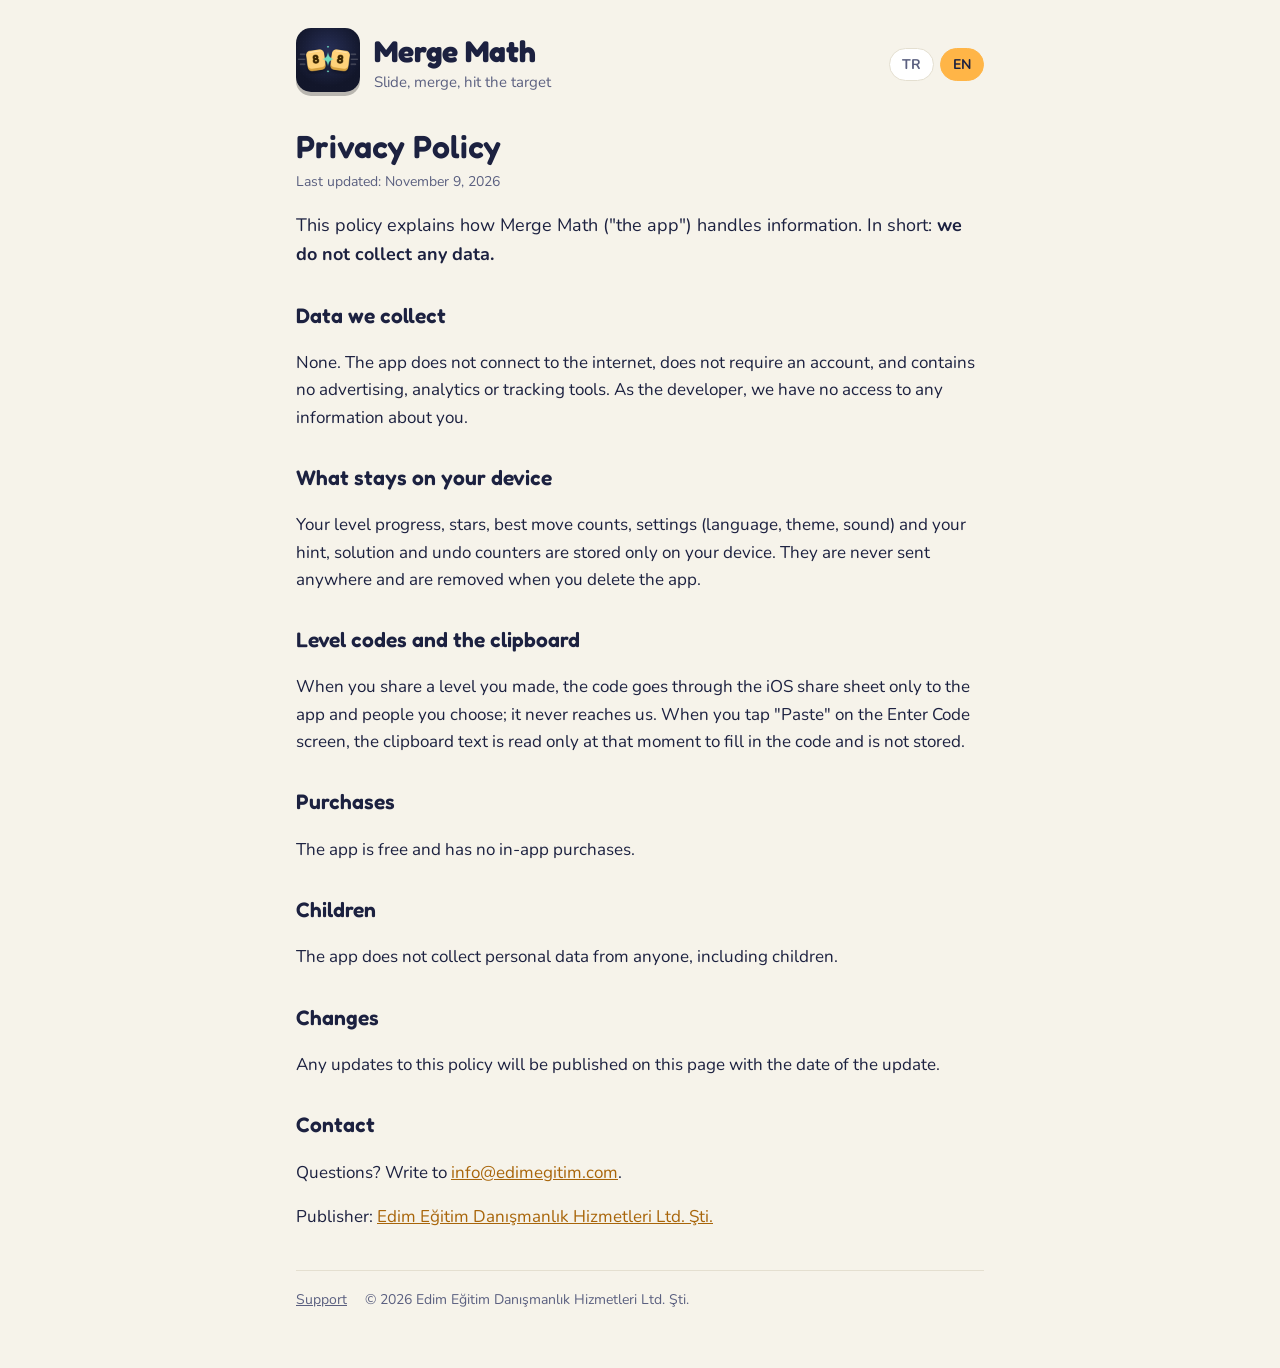
<file: mergemath/privacy.html>
<!doctype html>
<html lang="en" data-title-tr="Gizlilik Politikası — Merge Math" data-title-en="Privacy Policy — Merge Math">
<head>
<meta charset="utf-8">
<meta name="viewport" content="width=device-width, initial-scale=1">
<meta name="robots" content="noindex">
<title>Privacy Policy — Merge Math</title>
<meta name="description" content="Merge Math collects no data. Bu uygulama hiçbir veri toplamaz.">
<link rel="icon" href="favicon.png">
<link rel="apple-touch-icon" href="icon.png">
<link rel="preconnect" href="https://fonts.googleapis.com">
<link rel="preconnect" href="https://fonts.gstatic.com" crossorigin>
<link href="https://fonts.googleapis.com/css2?family=Fredoka:wght@600;700&family=Nunito:wght@400;700;800&display=swap" rel="stylesheet">
<link rel="stylesheet" href="style.css">
<script src="lang.js"></script>
</head>
<body>
<div class="wrap">
  <header>
    <a href="./"><img src="icon.png" alt="Merge Math"></a>
    <div>
      <a href="./" class="brand">Merge Math</a>
      <div class="tagline" lang="tr">Kaydır, birleştir, hedefe ulaş</div>
      <div class="tagline" lang="en">Slide, merge, hit the target</div>
    </div>
    <div class="langs"><button type="button" data-set="tr">TR</button><button type="button" data-set="en">EN</button></div>
  </header>

  <main>
    <section lang="tr">
      <h1>Gizlilik Politikası</h1>
      <p class="updated">Son güncelleme: 9 Kasım 2026</p>
      <p class="lead">Bu politika, Merge Math uygulamasının ("uygulama") bilgileri nasıl ele aldığını açıklar. Kısaca: <strong>hiçbir veri toplamıyoruz.</strong></p>

      <h2>Topladığımız veriler</h2>
      <p>Hiçbir veri toplamıyoruz. Uygulama internete bağlanmaz; hesap oluşturmanı gerektirmez; reklam, analiz veya takip aracı içermez. Geliştirici olarak seninle ilgili hiçbir bilgiye erişimimiz yoktur.</p>

      <h2>Cihazında saklananlar</h2>
      <p>Bölüm ilerlemen, yıldızların, en iyi hamle sayıların, ayarların (dil, tema, ses) ve ipucu, çözüm izleme ve geri alma hak sayaçların yalnızca cihazında saklanır. Bu bilgiler hiçbir yere gönderilmez. Uygulamayı sildiğinde tamamen silinir.</p>

      <h2>Bölüm kodları ve pano</h2>
      <p>Kendi bölümünü paylaştığında kod, iOS paylaşım menüsü üzerinden yalnızca senin seçtiğin uygulamaya ve kişiye gider; bize ulaşmaz. Kod Yükle ekranında "Yapıştır"a dokunduğunda panodaki metin yalnızca o anda, kodu okumak için kullanılır ve saklanmaz.</p>

      <h2>Satın almalar</h2>
      <p>Uygulama ücretsizdir ve uygulama içi satın alma içermez.</p>

      <h2>Çocuklar</h2>
      <p>Uygulama, çocuklar dahil hiçbir kullanıcıdan kişisel veri toplamaz.</p>

      <h2>Değişiklikler</h2>
      <p>Bu politika güncellendiğinde yeni sürümü, güncelleme tarihiyle birlikte bu sayfada yayımlanır.</p>

      <h2>İletişim</h2>
      <p>Sorularını <a href="mailto:info@edimegitim.com">info@edimegitim.com</a> adresine iletebilirsin.</p>
      <p>Yayıncı: <a href="https://www.edimegitim.com/">Edim Eğitim Danışmanlık Hizmetleri Ltd. Şti.</a></p>
    </section>

    <section lang="en">
      <h1>Privacy Policy</h1>
      <p class="updated">Last updated: November 9, 2026</p>
      <p class="lead">This policy explains how Merge Math ("the app") handles information. In short: <strong>we do not collect any data.</strong></p>

      <h2>Data we collect</h2>
      <p>None. The app does not connect to the internet, does not require an account, and contains no advertising, analytics or tracking tools. As the developer, we have no access to any information about you.</p>

      <h2>What stays on your device</h2>
      <p>Your level progress, stars, best move counts, settings (language, theme, sound) and your hint, solution and undo counters are stored only on your device. They are never sent anywhere and are removed when you delete the app.</p>

      <h2>Level codes and the clipboard</h2>
      <p>When you share a level you made, the code goes through the iOS share sheet only to the app and people you choose; it never reaches us. When you tap "Paste" on the Enter Code screen, the clipboard text is read only at that moment to fill in the code and is not stored.</p>

      <h2>Purchases</h2>
      <p>The app is free and has no in-app purchases.</p>

      <h2>Children</h2>
      <p>The app does not collect personal data from anyone, including children.</p>

      <h2>Changes</h2>
      <p>Any updates to this policy will be published on this page with the date of the update.</p>

      <h2>Contact</h2>
      <p>Questions? Write to <a href="mailto:info@edimegitim.com">info@edimegitim.com</a>.</p>
      <p>Publisher: <a href="https://www.edimegitim.com/">Edim Eğitim Danışmanlık Hizmetleri Ltd. Şti.</a></p>
    </section>
  </main>

  <footer>
    <a href="./"><span lang="tr">Destek</span><span lang="en">Support</span></a>
    <span>© 2026 Edim Eğitim Danışmanlık Hizmetleri Ltd. Şti.</span>
  </footer>
</div>
</body>
</html>
</file>
<file: assets/css/style.css>
/* Kalk, Geldik! — web sitesi */
:root {
  --bg: #F6F7F9;
  --surface: #FFFFFF;
  --surface-alt: #EEF0F3;
  --text: #0E1116;
  --muted: #5B6474;
  --border: #E3E6EA;
  --primary: #FF5A36;
  --primary-dark: #E8431F;
  --primary-soft: rgba(255, 90, 54, .12);
  --grad: linear-gradient(145deg, #FF8A5C 0%, #FF5A36 55%, #E8431F 100%);
  --shadow: 0 24px 60px rgba(14, 17, 22, .14);
  --radius: 24px;
  --max: 1120px;
  color-scheme: light;
}
/* Dark: follows the system unless the visitor picked a theme (header button → html[data-theme]). */
@media (prefers-color-scheme: dark) {
  :root:not([data-theme="light"]) {
    --bg: #0E1116;
    --surface: #171B22;
    --surface-alt: #20252E;
    --text: #F2F4F7;
    --muted: #98A2B3;
    --border: #2A303A;
    --primary: #FF6B4A;
    --primary-soft: rgba(255, 107, 74, .16);
    --shadow: 0 24px 60px rgba(0, 0, 0, .45);
    color-scheme: dark;
  }
}
:root[data-theme="dark"] {
  --bg: #0E1116;
  --surface: #171B22;
  --surface-alt: #20252E;
  --text: #F2F4F7;
  --muted: #98A2B3;
  --border: #2A303A;
  --primary: #FF6B4A;
  --primary-soft: rgba(255, 107, 74, .16);
  --shadow: 0 24px 60px rgba(0, 0, 0, .45);
  color-scheme: dark;
}
:root[data-theme="light"] { color-scheme: light; }

* { box-sizing: border-box; }
html { scroll-behavior: smooth; -webkit-text-size-adjust: 100%; }
body {
  margin: 0;
  font-family: 'Inter', system-ui, -apple-system, 'Segoe UI', Roboto, sans-serif;
  background: var(--bg);
  color: var(--text);
  line-height: 1.6;
  -webkit-font-smoothing: antialiased;
}
img, video { max-width: 100%; display: block; }
a { color: var(--primary); text-decoration: none; }
a:hover { text-decoration: underline; }
h1, h2, h3 { line-height: 1.12; letter-spacing: -.02em; margin: 0 0 .5em; }
h1 { font-size: clamp(2.4rem, 6vw, 4.2rem); font-weight: 800; letter-spacing: -.035em; }
h2 { font-size: clamp(1.8rem, 4vw, 2.6rem); font-weight: 800; }
h3 { font-size: 1.15rem; font-weight: 700; }
p { margin: 0 0 1em; }
.wrap { max-width: var(--max); margin: 0 auto; padding: 0 20px; }
.muted { color: var(--muted); }
.accent { color: var(--primary); }
.skip { position: absolute; left: -999px; }
.skip:focus { left: 16px; top: 16px; z-index: 100; background: var(--surface); padding: 8px 12px; border-radius: 8px; }

/* ---------- header ---------- */
.site-header {
  position: sticky; top: 0; z-index: 50;
  background: color-mix(in srgb, var(--bg) 82%, transparent);
  backdrop-filter: saturate(1.6) blur(14px);
  -webkit-backdrop-filter: saturate(1.6) blur(14px);
  border-bottom: 1px solid color-mix(in srgb, var(--border) 70%, transparent);
}
.site-header .wrap { display: flex; align-items: center; justify-content: space-between; height: 64px; gap: 16px; }
.brand { display: flex; align-items: center; gap: 10px; font-weight: 800; font-size: 1.1rem; color: var(--text); letter-spacing: -.02em; }
.brand:hover { text-decoration: none; }
.brand img { width: 34px; height: 34px; border-radius: 9px; }
.nav { display: flex; align-items: center; gap: 22px; font-weight: 600; font-size: .95rem; }
.nav a { color: var(--muted); }
.nav a:hover, .nav a[aria-current="page"] { color: var(--text); text-decoration: none; }
.nav .btn { color: #fff; }
.theme-btn { order: 3; display: inline-flex; align-items: center; justify-content: center; width: 40px; height: 40px; border-radius: 12px;
  background: var(--surface-alt); color: var(--text); border: 0; cursor: pointer; flex: none; transition: background .2s; }
.theme-btn:hover { background: var(--border); }
.theme-btn svg { width: 20px; height: 20px; }
.nav { order: 2; }
.menu-btn { order: 4; }
.site-header .brand { margin-right: auto; }
.menu-btn { display: none; background: none; border: 0; color: var(--text); padding: 8px; cursor: pointer; }
@media (max-width: 760px) {
  .menu-btn { display: block; }
  .nav { display: none; position: absolute; top: 64px; left: 0; right: 0; flex-direction: column; align-items: stretch; gap: 0;
         background: var(--surface); border-bottom: 1px solid var(--border); padding: 8px 20px 16px; }
  .nav.open { display: flex; }
  .nav a { padding: 12px 0; border-bottom: 1px solid var(--border); }
  .nav .btn { margin-top: 12px; justify-content: center; border: 0; }
}

/* ---------- buttons ---------- */
.btn {
  display: inline-flex; align-items: center; justify-content: center; gap: 10px;
  height: 52px; padding: 0 24px; border-radius: 16px; font-weight: 700; font-size: 1rem;
  background: var(--primary); color: #fff; border: 0; cursor: pointer;
  transition: transform .15s ease, box-shadow .15s ease;
  box-shadow: 0 10px 24px rgba(255, 90, 54, .32);
}
.btn:hover { text-decoration: none; transform: translateY(-1px); box-shadow: 0 14px 28px rgba(255, 90, 54, .4); }
.btn.small { height: 40px; padding: 0 16px; border-radius: 12px; font-size: .92rem; box-shadow: none; }
.btn.ghost { background: var(--surface); color: var(--text); box-shadow: inset 0 0 0 1px var(--border); }
.btn.dark { background: #0E1116; color: #fff; box-shadow: 0 10px 24px rgba(0,0,0,.25); }
@media (prefers-color-scheme: dark) { :root:not([data-theme="light"]) .btn.dark { background: #fff; color: #0E1116; } }
:root[data-theme="dark"] .btn.dark { background: #fff; color: #0E1116; }
.store-btn { height: 58px; padding: 0 22px; border-radius: 16px; min-width: 214px; justify-content: flex-start; }
.store-btn svg { width: 26px; height: 26px; }
.store-btn .lines { display: flex; flex-direction: column; line-height: 1.1; text-align: left; }
.store-btn .lines small { font-size: .72rem; font-weight: 600; opacity: .8; }
.store-btn .lines span { font-size: 1.12rem; }

/* ---------- hero ---------- */
.hero { position: relative; overflow: hidden; padding: 72px 0 40px; }
.hero::before {
  content: ""; position: absolute; inset: -30% -10% auto 35%; height: 900px;
  background: radial-gradient(closest-side, rgba(255, 106, 70, .28), transparent 70%);
  pointer-events: none;
}
.hero .wrap { position: relative; display: grid; grid-template-columns: 1.05fr .95fr; gap: 40px; align-items: center; }
.eyebrow { display: inline-flex; align-items: center; gap: 8px; font-weight: 700; font-size: .85rem; color: var(--primary);
           background: var(--primary-soft); padding: 6px 12px; border-radius: 999px; margin-bottom: 18px; }
.hero p.lead { font-size: 1.2rem; color: var(--muted); max-width: 520px; margin-bottom: 28px; }
.cta-row { display: flex; flex-wrap: wrap; gap: 12px; align-items: center; }
.hero .note { margin-top: 18px; font-size: .9rem; color: var(--muted); display: flex; gap: 18px; flex-wrap: wrap; }
.hero .note span { display: inline-flex; align-items: center; gap: 6px; }
.hero .note svg { width: 16px; height: 16px; color: var(--primary); }
.hero-phones { position: relative; height: 620px; }
.hero-phones .phone { position: absolute; }
.hero-phones .p1 { left: 4%; top: 40px; transform: rotate(-6deg); --pw: 260px; }
.hero-phones .p2 { right: 4%; top: 0; transform: rotate(5deg); --pw: 280px; z-index: 2; }
@media (max-width: 900px) {
  .hero { padding-top: 40px; }
  .hero .wrap { grid-template-columns: 1fr; text-align: center; }
  .hero p.lead { margin-left: auto; margin-right: auto; }
  .cta-row, .hero .note { justify-content: center; }
  .hero-phones { height: 470px; max-width: 440px; margin: 0 auto; width: 100%; }
  .hero-phones .p1 { --pw: 200px; left: 2%; }
  .hero-phones .p2 { --pw: 215px; right: 2%; }
}
@media (max-width: 480px) {
  .hero-phones { height: 430px; }
  .hero-phones .p1 { --pw: min(44vw, 180px); left: 5%; top: 34px; }
  .hero-phones .p2 { --pw: min(48vw, 196px); right: 5%; }
}

/* ---------- phone frame ----------
   Every measure is a percentage of the phone's width, so the bezel and the
   rounded screen corners scale with it and never clip the status bar
   (clock, signal, battery) on small phones. */
.phone {
  --pw: 270px;
  width: var(--pw); padding: calc(var(--pw) * .036); border-radius: calc(var(--pw) * .16);
  background: #0B0D11; box-shadow: var(--shadow), inset 0 0 0 2px #2A303A;
  flex: none;
}
.phone img { width: 100%; height: auto; aspect-ratio: 393 / 852; border-radius: calc(var(--pw) * .126); }

/* ---------- sections ---------- */
section { padding: 88px 0; }
.section-head { text-align: center; max-width: 680px; margin: 0 auto 48px; }
.section-head p { color: var(--muted); font-size: 1.1rem; }
.alt { background: var(--surface); border-top: 1px solid var(--border); border-bottom: 1px solid var(--border); }

.steps { display: grid; grid-template-columns: repeat(3, 1fr); gap: 28px; }
.step { text-align: center; }
.step .phone { --pw: 230px; margin: 0 auto 22px; }
.step .num { display: inline-flex; width: 32px; height: 32px; border-radius: 16px; background: var(--grad); color: #fff;
             font-weight: 800; align-items: center; justify-content: center; margin-bottom: 10px; }
.step p { color: var(--muted); max-width: 300px; margin: 0 auto; }
@media (max-width: 860px) { .steps { grid-template-columns: 1fr; gap: 56px; } }

.features { display: grid; grid-template-columns: repeat(3, 1fr); gap: 18px; }
.feature { background: var(--bg); border: 1px solid var(--border); border-radius: var(--radius); padding: 24px; }
.alt .feature { background: var(--bg); }
.feature .ic { width: 46px; height: 46px; border-radius: 14px; background: var(--primary-soft); color: var(--primary);
               display: flex; align-items: center; justify-content: center; margin-bottom: 14px; }
.feature .ic svg { width: 26px; height: 26px; }
.feature p { color: var(--muted); margin: 0; font-size: .97rem; }
@media (max-width: 900px) { .features { grid-template-columns: 1fr 1fr; } }
@media (max-width: 560px) { .features { grid-template-columns: 1fr; } }

.split { display: grid; grid-template-columns: 1fr 1fr; gap: 56px; align-items: center; }
.split .phones { display: flex; gap: 22px; justify-content: center; align-items: flex-start; }
.split .phones .phone { --pw: 230px; }
.split .phones .phone:nth-child(2) { margin-top: 60px; }
.checks { list-style: none; padding: 0; margin: 22px 0 0; display: grid; gap: 14px; }
.checks li { display: flex; gap: 12px; align-items: flex-start; }
.checks li svg { flex: none; width: 22px; height: 22px; color: var(--primary); margin-top: 2px; }
@media (max-width: 900px) {
  .split { grid-template-columns: 1fr; gap: 40px; }
  .split.reverse .text { order: -1; }
  .split .phones .phone { --pw: min(42vw, 230px); }
}

.video-box { display: flex; justify-content: center; }
.video-box video { width: 340px; max-width: 100%; border-radius: 28px; box-shadow: var(--shadow); background: #000; aspect-ratio: 9 / 16; }

.privacy-band { background: var(--grad); color: #fff; border-radius: 32px; padding: 56px; display: grid; grid-template-columns: auto 1fr; gap: 32px; align-items: center; }
.privacy-band svg { width: 88px; height: 88px; }
.privacy-band h2 { color: #fff; }
.privacy-band p { opacity: .94; font-size: 1.1rem; margin: 0 0 1em; }
.privacy-band a { color: #fff; font-weight: 700; text-decoration: underline; }
@media (max-width: 700px) { .privacy-band { grid-template-columns: 1fr; padding: 36px 24px; text-align: center; } .privacy-band svg { margin: 0 auto; } }

/* FAQ */
.faq { max-width: 780px; margin: 0 auto; display: grid; gap: 12px; }
.faq details { background: var(--surface); border: 1px solid var(--border); border-radius: 18px; padding: 0 22px; }
.alt .faq details { background: var(--bg); }
.faq summary { cursor: pointer; list-style: none; padding: 18px 0; font-weight: 700; display: flex; justify-content: space-between; gap: 16px; }
.faq summary::-webkit-details-marker { display: none; }
.faq summary::after { content: "+"; font-size: 1.4rem; line-height: 1; color: var(--primary); transition: transform .2s; }
.faq details[open] summary::after { transform: rotate(45deg); }
.faq details > div { padding: 0 0 18px; color: var(--muted); }
.faq details > div p:last-child { margin: 0; }

.final-cta { text-align: center; }
.final-cta img { width: 96px; height: 96px; border-radius: 22px; margin: 0 auto 22px; box-shadow: 0 14px 34px rgba(255, 90, 54, .35); }

/* ---------- document pages ---------- */
.doc { max-width: 780px; margin: 0 auto; padding: 56px 20px 88px; }
.doc h1 { font-size: clamp(2rem, 5vw, 3rem); }
.doc h2 { font-size: 1.45rem; margin-top: 2em; }
.doc .updated { color: var(--muted); font-size: .95rem; }
.doc ul { padding-left: 1.2em; }
.doc li { margin-bottom: .4em; }
.lang-switch { display: inline-flex; background: var(--surface-alt); border-radius: 12px; padding: 4px; gap: 4px; margin: 8px 0 24px; }
.lang-switch a { padding: 6px 14px; border-radius: 9px; font-weight: 700; font-size: .9rem; color: var(--muted); }
.lang-switch a.on { background: var(--surface); color: var(--text); box-shadow: 0 1px 3px rgba(0,0,0,.08); }
.lang-switch a:hover { text-decoration: none; }
.doc ol { padding-left: 1.3em; }
.doc ol li { margin-bottom: .6em; }
.doc table { width: 100%; border-collapse: collapse; margin: 16px 0; font-size: .95rem; display: block; overflow-x: auto; }
.doc th, .doc td { text-align: left; padding: 10px 12px; border-bottom: 1px solid var(--border); }
.doc th { background: var(--surface-alt); font-weight: 700; }
@media (max-width: 520px) { .doc table { font-size: .82rem; } .doc th, .doc td { padding: 8px 6px; } }
.crumbs { font-size: .9rem; color: var(--muted); margin-bottom: 18px; }
.crumbs a { color: var(--muted); }
.crumbs span { margin: 0 4px; }
.uses { display: flex; flex-wrap: wrap; gap: 10px; justify-content: center; margin-top: 32px; }
.uses a { padding: 8px 16px; border-radius: 999px; background: var(--primary-soft); font-weight: 600; font-size: .95rem; }
.uses a:hover { text-decoration: none; background: var(--primary); color: #fff; }
.card { background: var(--surface); border: 1px solid var(--border); border-radius: var(--radius); padding: 24px; }
.contact-card { display: flex; align-items: center; gap: 18px; flex-wrap: wrap; justify-content: space-between; margin: 24px 0 8px; }
.contact-card strong { display: block; font-size: 1.1rem; }

/* ---------- footer ---------- */
.site-footer { border-top: 1px solid var(--border); padding: 40px 0; color: var(--muted); font-size: .92rem; }
.site-footer .wrap { display: flex; justify-content: space-between; gap: 20px; flex-wrap: wrap; align-items: center; }
.site-footer nav { display: flex; gap: 20px; flex-wrap: wrap; }
.site-footer a { color: var(--muted); }

/* reveal animation */
.reveal { opacity: 0; transform: translateY(18px); transition: opacity .6s ease, transform .6s ease; }
.reveal.in { opacity: 1; transform: none; }
@media (prefers-reduced-motion: reduce) {
  html { scroll-behavior: auto; }
  .reveal { opacity: 1; transform: none; transition: none; }
  .btn { transition: none; }
}
</file>
<file: mergemath/style.css>
:root {
  --bg: #121628;
  --card: #1c2140;
  --line: #2a3058;
  --text: #f4f1e8;
  --muted: #a3a8c7;
  --amber: #ffb547;
  --amber-ink: #ffc56b;
  --mint: #6fdcbf;
}
@media (prefers-color-scheme: light) {
  :root {
    --bg: #f6f3ea;
    --card: #ffffff;
    --line: #e4dfd0;
    --text: #1c2140;
    --muted: #5b6080;
    --amber: #ffb547;
    --amber-ink: #a8650a;
    --mint: #1f9c7b;
  }
}
* { box-sizing: border-box; }
html { -webkit-text-size-adjust: 100%; }
body {
  margin: 0;
  background: var(--bg);
  color: var(--text);
  font: 17px/1.6 'Nunito', system-ui, -apple-system, sans-serif;
}
.wrap { max-width: 720px; margin: 0 auto; padding: 28px 16px 56px; }
header { display: flex; align-items: center; gap: 14px; margin-bottom: 8px; }
header img { width: 64px; height: 64px; border-radius: 15px; box-shadow: 0 4px 0 rgba(0, 0, 0, 0.25); }
header a { color: inherit; text-decoration: none; }
.brand { font-family: 'Fredoka', 'Nunito', sans-serif; font-weight: 700; font-size: 30px; line-height: 1.1; }
.tagline { color: var(--muted); font-size: 15px; }
.langs { margin-left: auto; display: flex; gap: 6px; }
.langs button {
  font: 700 14px 'Nunito', sans-serif;
  color: var(--muted);
  background: var(--card);
  border: 1px solid var(--line);
  border-radius: 999px;
  padding: 6px 12px;
  cursor: pointer;
}
html[data-lang='tr'] .langs button[data-set='tr'],
html[data-lang='en'] .langs button[data-set='en'] { color: #1c2140; background: var(--amber); border-color: var(--amber); }
html[data-lang='tr'] [lang='en'],
html[data-lang='en'] [lang='tr'] { display: none; }
h1 { font-family: 'Fredoka', 'Nunito', sans-serif; font-weight: 600; font-size: 32px; line-height: 1.2; margin: 28px 0 4px; }
h2 { font-family: 'Fredoka', 'Nunito', sans-serif; font-weight: 600; font-size: 21px; margin: 30px 0 6px; }
.updated { color: var(--muted); font-size: 14px; margin: 0 0 18px; }
p, li { color: var(--text); }
.lead { font-size: 18px; }
a { color: var(--amber-ink); }
.card {
  background: var(--card);
  border: 1px solid var(--line);
  border-radius: 18px;
  padding: 18px 20px;
  margin: 14px 0;
}
.card h2 { margin-top: 0; }
.mail { font-weight: 800; font-size: 19px; word-break: break-all; }
details { background: var(--card); border: 1px solid var(--line); border-radius: 16px; padding: 14px 18px; margin: 10px 0; }
summary { font-weight: 800; cursor: pointer; }
details p { margin: 10px 0 2px; }
footer { margin-top: 40px; padding-top: 18px; border-top: 1px solid var(--line); color: var(--muted); font-size: 14px; display: flex; flex-wrap: wrap; gap: 8px 18px; }
footer a { color: var(--muted); }
</file>
